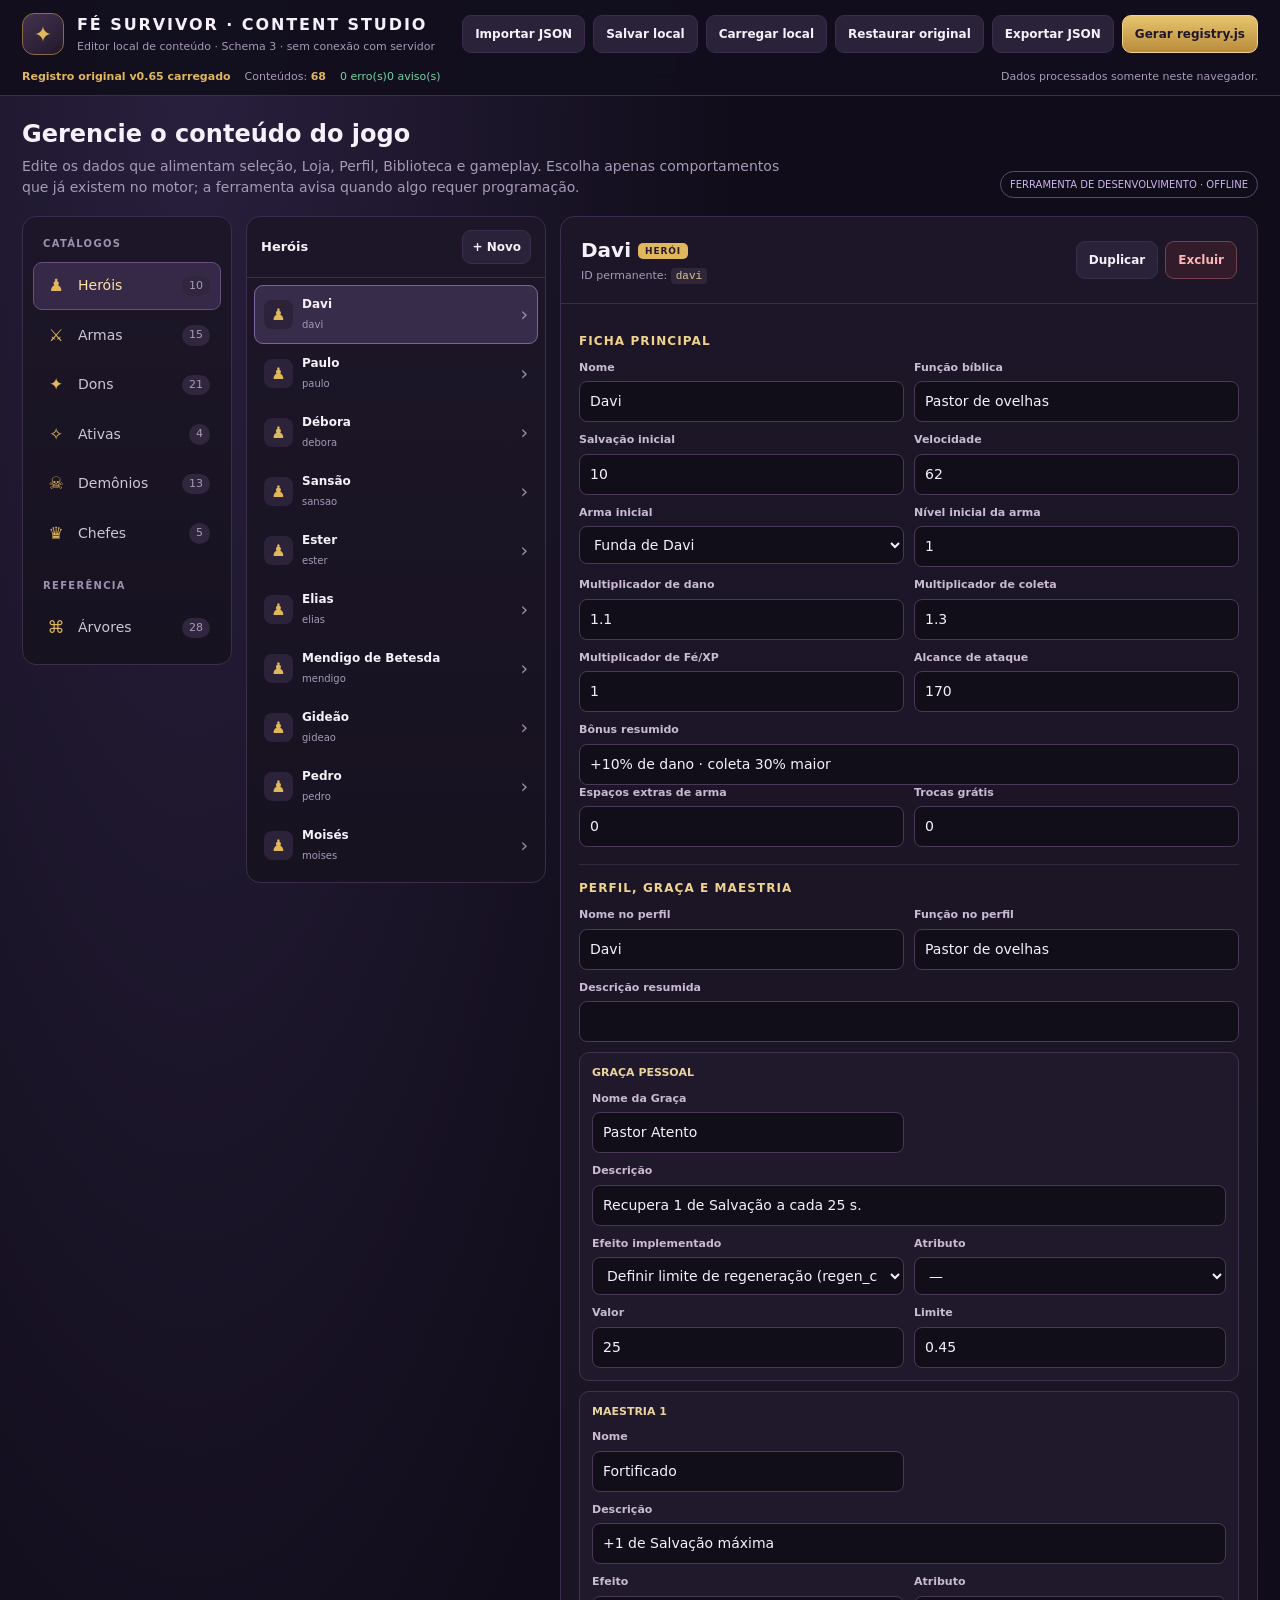
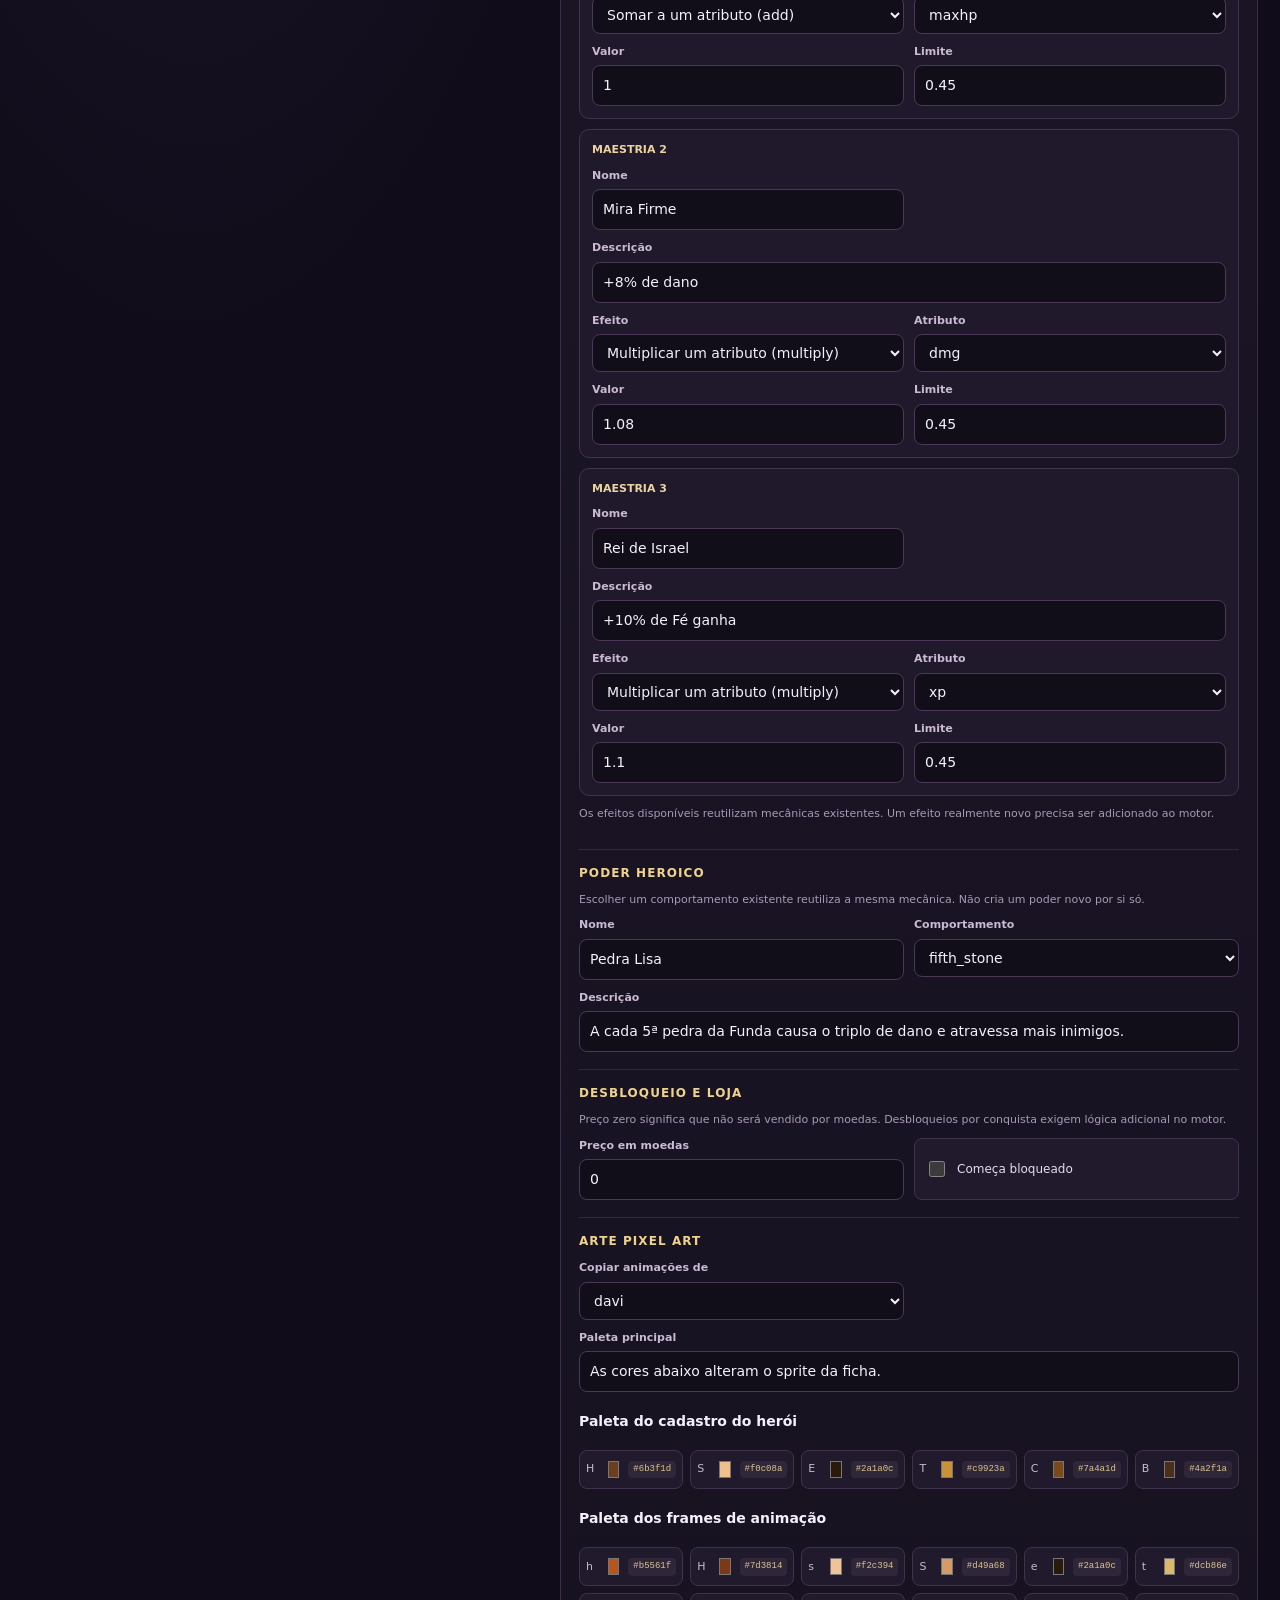
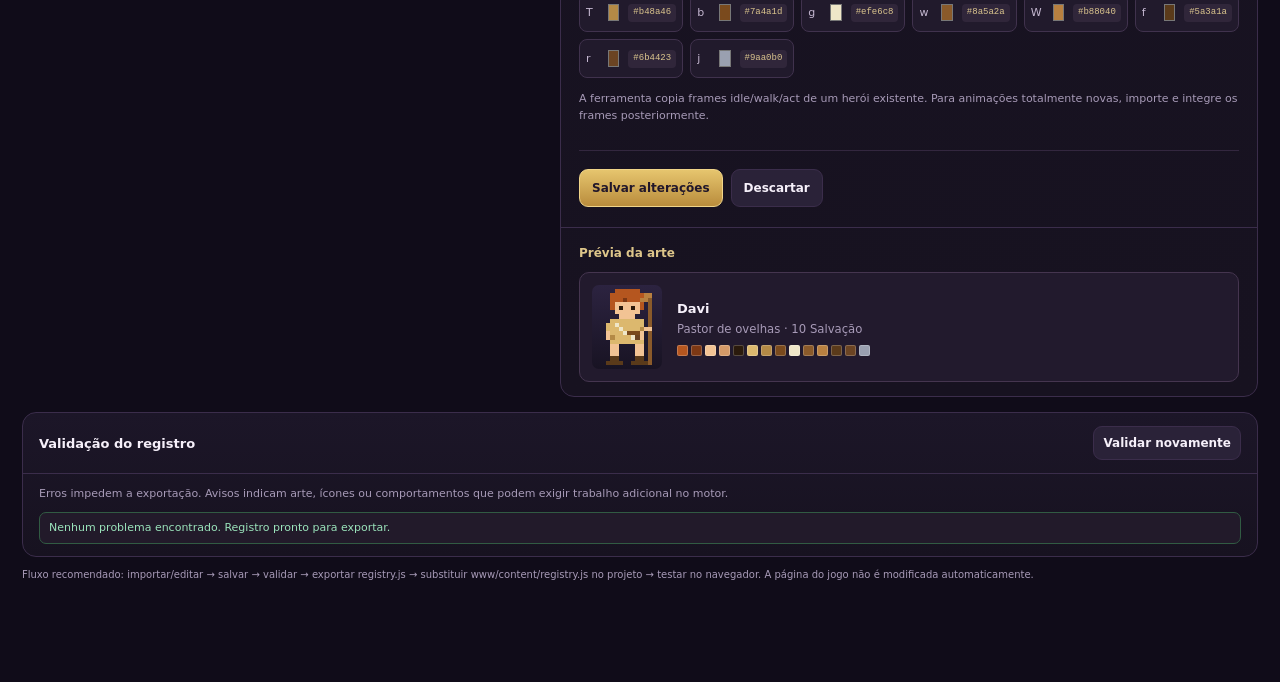
<file: tools/content-studio.html>
<!doctype html>
<html lang="pt-BR">
<head>
<meta charset="utf-8">
<meta name="viewport" content="width=device-width,initial-scale=1">
<meta name="theme-color" content="#100c19">
<title>Fé Survivor — Content Studio</title>
<style>
:root{color-scheme:dark;--bg:#100c19;--panel:#191324;--panel2:#211a30;--line:#3b2d4b;--gold:#e0b85b;--muted:#a79ab7;--text:#f6f0fa;--green:#72d5a1;--red:#ff7f83;--orange:#f3bf68;--violet:#aa8be8}
*{box-sizing:border-box}body{margin:0;background:radial-gradient(ellipse at 15% 0%,#29203e 0,transparent 36%),var(--bg);color:var(--text);font:14px/1.5 system-ui,-apple-system,Segoe UI,sans-serif}button,input,select,textarea{font:inherit}button{cursor:pointer}header{position:sticky;top:0;z-index:20;background:#120e1dee;border-bottom:1px solid var(--line);backdrop-filter:blur(12px)}.top{max-width:1500px;margin:auto;padding:13px 22px;display:flex;align-items:center;justify-content:space-between;gap:16px}.brand{display:flex;gap:13px;align-items:center}.logo{width:42px;height:42px;border:1px solid #896c43;border-radius:12px;display:grid;place-items:center;color:var(--gold);font-size:22px;background:linear-gradient(145deg,#443251,#211829)}.brand h1{font-size:16px;letter-spacing:.12em;margin:0}.brand p{color:var(--muted);font-size:11px;margin:2px 0 0}.top-actions{display:flex;gap:8px;flex-wrap:wrap;justify-content:flex-end}.btn{border:1px solid var(--line);background:#2a2238;color:var(--text);padding:9px 12px;border-radius:9px;font-weight:650;font-size:12px}.btn:hover{border-color:#8d75ad;background:#352a48}.btn.primary{background:linear-gradient(180deg,#e6c56e,#b98c3c);color:#21172a;border-color:#f0d489}.btn.danger{color:#ffb4b7;border-color:#74414e;background:#321c2a}.btn.small{padding:7px 9px}.statusbar{max-width:1500px;margin:auto;padding:0 22px 10px;color:var(--muted);display:flex;gap:14px;align-items:center;font-size:11px}.statusbar strong{color:var(--gold)}main{max-width:1500px;margin:20px auto;padding:0 22px 70px}.intro{display:flex;justify-content:space-between;align-items:flex-end;gap:20px;margin-bottom:18px}.intro h2{font-size:24px;margin:0 0 4px}.intro p{margin:0;color:var(--muted);max-width:760px}.pill{border:1px solid #5c4b70;padding:5px 9px;border-radius:999px;color:#cbb6ed;font-size:10px;white-space:nowrap}.workspace{display:grid;grid-template-columns:210px 300px minmax(0,1fr);gap:14px;align-items:start}.panel{background:linear-gradient(180deg,#1c1628,#171220);border:1px solid var(--line);border-radius:14px;overflow:hidden}.nav{padding:10px}.navtitle,.side-title{padding:9px 10px;color:#9e91ae;font-size:10px;text-transform:uppercase;letter-spacing:.13em;font-weight:800}.navbtn{width:100%;text-align:left;display:flex;align-items:center;gap:10px;border:1px solid transparent;background:transparent;color:#cfc5d9;border-radius:9px;padding:10px;margin:2px 0}.navbtn:hover{background:#2b2238}.navbtn.active{background:#352947;border-color:#66517b;color:#ffe3a5}.navicon{width:24px;text-align:center;color:var(--gold);font-size:17px}.count{margin-left:auto;color:#a99bb7;font-size:11px;background:#30263d;padding:2px 7px;border-radius:99px}.side-head{display:flex;justify-content:space-between;align-items:center;padding:13px 14px;border-bottom:1px solid var(--line)}.side-head h3{font-size:13px;margin:0}.record-list{padding:7px;max-height:72vh;overflow:auto}.record-item{width:100%;border:1px solid transparent;background:none;color:var(--text);border-radius:9px;padding:9px;display:flex;gap:9px;align-items:center;text-align:left}.record-item:hover{background:#2a2238}.record-item.selected{background:#382c4b;border-color:#7d639c}.record-symbol{width:29px;height:29px;display:grid;place-items:center;border-radius:8px;background:#2c233a;color:var(--gold);font-size:16px}.record-item b{font-size:12px;display:block}.record-item small{font-size:10px;color:var(--muted)}.chevron{margin-left:auto;color:#9d8eac;font-size:19px}.list-note,.empty-list{color:var(--muted);padding:18px 12px;font-size:12px}.editor{min-height:550px}.editor-empty{min-height:500px;display:grid;place-content:center;text-align:center;color:var(--muted);padding:30px}.editor-empty .big{font-size:44px;color:var(--gold)}.editor-empty strong{font-size:17px;color:var(--text)}.editor-head{padding:18px 20px;border-bottom:1px solid var(--line);display:flex;align-items:center;justify-content:space-between;gap:14px}.editor-head h2{font-size:20px;margin:0 0 3px}.editor-head p{margin:0;color:var(--muted);font-size:11px}.editor-head code,code{color:#dbc58e;background:#30263a;padding:2px 5px;border-radius:4px}.tag{font-size:9px;letter-spacing:.1em;color:#241b2e;background:var(--gold);padding:3px 7px;border-radius:5px;vertical-align:middle}.actions{display:flex;gap:7px}.form{padding:14px 18px 20px}.form-section{padding:14px 0 17px;border-bottom:1px solid #33273f}.section-title{font-size:12px;text-transform:uppercase;letter-spacing:.09em;font-weight:850;color:#efd38d;margin-bottom:10px}.section-note,.hint{font-size:11px;color:var(--muted);margin:0 0 9px}.grid{display:grid;grid-template-columns:repeat(2,minmax(0,1fr));gap:10px}.field{display:flex;flex-direction:column;gap:5px;min-width:0}.field.full{grid-column:1/-1}.field label{font-size:11px;color:#c8bbd3;font-weight:650}.field input,.field select,.field textarea,.operation input,.operation select{width:100%;background:#110d19;border:1px solid #493957;color:var(--text);border-radius:8px;padding:9px 10px;outline:none;min-width:0}.field textarea{resize:vertical}.field input:focus,.field select:focus,.field textarea:focus,.operation input:focus,.operation select:focus{border-color:#b18bd7;box-shadow:0 0 0 2px #9869c42a}.field small{color:#9688a5;font-size:10px}.check-field{display:flex;align-items:center;gap:9px;background:#211a2d;border:1px solid #40314f;border-radius:8px;padding:9px 10px;color:#e5dcea;font-size:12px}.check-field input{accent-color:#c99c4b;width:16px;height:16px}.check-field small{display:block;color:var(--muted);font-size:10px}.form-actions{display:flex;gap:8px;margin-top:18px}.subcard{border:1px solid #41324f;border-radius:10px;background:#20192b;padding:12px;margin:10px 0}.subcard-head{display:flex;align-items:center;justify-content:space-between;color:#e9d39e;font-size:11px;margin-bottom:9px}.color-grid{display:grid;grid-template-columns:repeat(auto-fit,minmax(95px,1fr));gap:7px;margin:8px 0 13px}.color-field{display:flex;align-items:center;gap:7px;border:1px solid #40324d;border-radius:8px;padding:6px;background:#211a2c}.color-field span{color:#c5b8d1;font-size:11px;min-width:13px}.color-field input{width:27px;height:25px;border:0;padding:0;background:none}.color-field code{font-size:9px;margin-left:auto}.preview{border-top:1px solid var(--line);padding:14px 18px}.preview> b{font-size:12px;color:#dec68a}.preview-card{margin-top:9px;display:flex;gap:15px;align-items:center;background:#221a2d;border:1px solid #45354f;border-radius:10px;padding:12px}.preview canvas{image-rendering:pixelated;width:70px;height:84px;background:linear-gradient(#2c2340,#181323);border-radius:7px}.preview strong{display:block;font-size:13px}.preview small{color:var(--muted)}.palette{display:flex;gap:3px;margin-top:6px}.swatch{width:11px;height:11px;border:1px solid #ffffff35;border-radius:2px}.notice{margin:12px 18px 18px;background:#2b2234;border:1px solid #554368;border-left:3px solid var(--violet);padding:11px 13px;border-radius:8px;color:#c8bdd3;font-size:11px}.notice.warn{border-left-color:var(--orange)}.notice.red{border-left-color:var(--red)}.operation{display:grid;grid-template-columns:minmax(100px,1fr) minmax(100px,1fr) 90px 30px;gap:6px;margin:8px 0}.operation select,.operation input{padding:7px;font-size:11px}.iconbtn{border:1px solid #68404d;background:#3a202c;color:#ffb6ba;border-radius:7px;font-size:18px}.smallbtn{border:1px solid #524163;background:#2c223a;color:#d8c4f1;border-radius:7px;padding:6px 9px;font-size:10px}.upgrade{margin-top:8px}.muted{color:var(--muted);font-size:10px}.check-grid{display:grid;grid-template-columns:repeat(2,minmax(0,1fr));gap:8px}.validation{margin-top:15px}.validation-head{display:flex;justify-content:space-between;align-items:center;padding:13px 16px;border-bottom:1px solid var(--line)}.validation-head h3{font-size:13px;margin:0}.validation-body{padding:12px 16px}.validation-body ul{list-style:none;margin:8px 0 0;padding:0;display:grid;gap:6px}.validation-body li{font-size:11px;padding:7px 9px;border-radius:7px;background:#221a2a}.error-line{color:#ffb2b4;border:1px solid #61323e}.warning-line{color:#f3d09a;border:1px solid #604b31}.good-line{color:#9ae3bb;border:1px solid #315b43}.good{color:var(--green)}.bad{color:var(--red)}.warn-text{color:var(--orange)}.evolution-list{padding:14px;display:grid;gap:12px}.evo-card{background:#21192c;border:1px solid #453451;border-radius:10px;padding:13px}.evo-card-head{display:flex;justify-content:space-between;color:#e9d59e}.evo-card-head span{font-size:10px;color:var(--muted)}.evo-paths{display:grid;grid-template-columns:repeat(3,minmax(0,1fr));gap:8px;margin-top:10px}.evo-paths>div{background:#171220;border:1px solid #3c2f49;padding:10px;border-radius:8px}.evo-paths b{font-size:11px}.evo-paths p{font-size:10px;color:var(--muted);margin:5px 0}.evo-paths code{font-size:9px}.drop-overlay{display:none;position:fixed;inset:0;z-index:50;background:#100b1de8;backdrop-filter:blur(6px);align-items:center;justify-content:center;text-align:center}.drop-overlay.visible{display:flex}.drop-box{border:2px dashed var(--gold);border-radius:20px;padding:55px 70px;color:var(--gold);font-size:20px}.drop-box small{display:block;color:#d0c3dc;font-size:12px;margin-top:9px}.toast{position:fixed;z-index:60;bottom:20px;left:50%;transform:translate(-50%,20px);opacity:0;pointer-events:none;background:#e2bd6a;color:#201728;padding:11px 16px;border-radius:9px;font-weight:750;font-size:12px;box-shadow:0 10px 40px #0008;transition:.2s}.toast.show{opacity:1;transform:translate(-50%,0)}.toast.error{background:#a63f53;color:#fff}.helpbar{color:var(--muted);font-size:10px;margin-top:10px}
@media(max-width:1100px){.workspace{grid-template-columns:190px 260px minmax(0,1fr)}.top{align-items:flex-start}.top-actions .btn{padding:7px 9px}}
@media(max-width:800px){.top{display:block}.top-actions{justify-content:flex-start;margin-top:12px}.workspace{grid-template-columns:1fr}.nav{display:grid;grid-template-columns:repeat(4,minmax(0,1fr));gap:4px}.navtitle{grid-column:1/-1}.navbtn{font-size:11px;padding:8px 6px;justify-content:center;gap:5px}.navbtn .count{display:none}.record-list{max-height:230px;display:grid;grid-template-columns:repeat(2,minmax(0,1fr))}.intro{display:block}.intro .pill{display:inline-block;margin-top:10px}.evo-paths{grid-template-columns:1fr}.grid{grid-template-columns:1fr}.field.full{grid-column:auto}.check-grid{grid-template-columns:1fr}.operation{grid-template-columns:minmax(75px,1fr) minmax(75px,1fr) 75px 28px}}

</style>
</head>
<body>
<header>
 <div class="top">
  <div class="brand"><div class="logo">✦</div><div><h1>FÉ SURVIVOR · CONTENT STUDIO</h1><p>Editor local de conteúdo · Schema 3 · sem conexão com servidor</p></div></div>
  <div class="top-actions">
   <button class="btn" id="importBtn">Importar JSON</button><input type="file" id="importFile" accept="application/json,.json" hidden>
   <button class="btn" id="saveLocal">Salvar local</button>
   <button class="btn" id="loadLocal">Carregar local</button>
   <button class="btn" id="resetDefaults">Restaurar original</button>
   <button class="btn" id="exportJson">Exportar JSON</button>
   <button class="btn primary" id="exportJs">Gerar registry.js</button>
  </div>
 </div>
 <div class="statusbar"><span><strong id="saveStatus">Carregando...</strong></span><span>Conteúdos: <strong id="totalCount">0</strong></span><span id="validationSummary"></span><span style="margin-left:auto">Dados processados somente neste navegador.</span></div>
</header>
<main>
 <div class="intro"><div><h2>Gerencie o conteúdo do jogo</h2><p>Edite os dados que alimentam seleção, Loja, Perfil, Biblioteca e gameplay. Escolha apenas comportamentos que já existem no motor; a ferramenta avisa quando algo requer programação.</p></div><span class="pill">FERRAMENTA DE DESENVOLVIMENTO · OFFLINE</span></div>
 <div class="workspace">
  <aside class="panel nav">
   <div class="navtitle">Catálogos</div>
   <button class="navbtn active" data-kind="heroes"><span class="navicon">♟</span> Heróis <span class="count" data-count="heroes">10</span></button>
   <button class="navbtn" data-kind="weapons"><span class="navicon">⚔</span> Armas <span class="count" data-count="weapons">15</span></button>
   <button class="navbtn" data-kind="passives"><span class="navicon">✦</span> Dons <span class="count" data-count="passives">21</span></button>
   <button class="navbtn" data-kind="actives"><span class="navicon">✧</span> Ativas <span class="count" data-count="actives">4</span></button>
   <button class="navbtn" data-kind="demons"><span class="navicon">☠</span> Demônios <span class="count" data-count="demons">12</span></button>
   <button class="navbtn" data-kind="bosses"><span class="navicon">♛</span> Chefes <span class="count" data-count="bosses">5</span></button>
   <div class="navtitle" style="margin-top:12px">Referência</div>
   <button class="navbtn" data-kind="evolutions"><span class="navicon">⌘</span> Árvores <span class="count" data-count="evolutions">—</span></button>
  </aside>
  <section class="panel">
   <div class="side-head"><h3 id="sectionName">Heróis</h3><button class="btn small" id="newBtn">+ Novo</button></div>
   <div class="record-list" id="recordList"></div>
  </section>
  <section class="panel editor" id="editor"><div class="editor-empty"><div class="big">✦</div><strong>Carregando...</strong></div></section>
 </div>
 <section class="panel validation" id="validationPanel" hidden>
  <div class="validation-head"><h3>Validação do registro</h3><button class="btn small" id="validateBtn">Validar novamente</button></div>
  <div class="validation-body"><p class="section-note">Erros impedem a exportação. Avisos indicam arte, ícones ou comportamentos que podem exigir trabalho adicional no motor.</p><ul id="validationList"></ul></div>
 </section>
 <p class="helpbar">Fluxo recomendado: importar/editar → salvar → validar → exportar registry.js → substituir www/content/registry.js no projeto → testar no navegador. A página do jogo não é modificada automaticamente.</p>
</main>
<div class="drop-overlay" id="dropOverlay"><div class="drop-box">Solte o registry-data.json aqui<small>O registro atual será substituído no editor após a validação do formato.</small></div></div>
<div class="toast" id="toast"></div>
<script type="application/json" id="default-data">{"schemaVersion":3,"heroes":{"davi":{"name":"Davi","role":"Pastor de ovelhas","hp":10,"spd":62,"start":"sling","bonus":"+10% de dano · coleta 30% maior","dmg":1.1,"pickup":1.3,"xp":1,"pal":{"H":"#6b3f1d","S":"#f0c08a","E":"#2a1a0c","T":"#c9923a","C":"#7a4a1d","B":"#4a2f1a"}},"paulo":{"name":"Paulo","role":"Apóstolo","hp":9,"spd":60,"start":"sword","bonus":"+15% de dano","dmg":1.15,"pickup":1,"xp":1,"pal":{"H":"#3b2f2a","S":"#e8b98a","E":"#1a1a1a","T":"#e9dcc0","C":"#7c3fb0","B":"#5a4630"}},"debora":{"name":"Débora","role":"Juíza e profetisa","hp":13,"spd":55,"start":"aura","bonus":"+10% de Fé ganha","dmg":1,"pickup":1,"xp":1.1,"pal":{"H":"#f2f2fa","S":"#e9b58b","E":"#2a1a0c","T":"#2f9e8f","C":"#e0b040","B":"#6b4a2a"}},"sansao":{"name":"Sansão","role":"Juiz","hp":15,"spd":50,"start":"jawbone","bonus":"Golpes empurram 60% mais","dmg":1,"pickup":1,"xp":1,"pal":{"H":"#2a1a0c","S":"#d9a070","E":"#1a1a1a","T":"#8a5a2a","C":"#5a3a1a","B":"#3a2a1a"}},"ester":{"name":"Ester","role":"Rainha","hp":11,"spd":58,"start":"scepter","bonus":"Escudo Divino a cada 60 s","dmg":1,"pickup":1,"xp":1,"pal":{"H":"#1a1a2a","S":"#e9b58b","E":"#2a1a0c","T":"#a03aa8","C":"#f2c14e","B":"#6b3a6b"}},"elias":{"name":"Elias","role":"Profeta","hp":9,"spd":64,"start":"fire","startLvl":2,"bonus":"Fogo de Pentecostes já no nível 2","dmg":1,"pickup":1,"xp":1,"pal":{"H":"#5a4a3a","S":"#d9a070","E":"#1a1a1a","T":"#7a5a3a","C":"#c0392b","B":"#4a3a2a"}},"mendigo":{"name":"Mendigo de Betesda","role":"Herói de desafio","hp":8,"spd":48,"start":"dove","bonus":"Nenhum (−25% dano, −25% Fé, −20% velocidade)","dmg":0.75,"pickup":1,"xp":0.75,"pal":{"H":"#4a3b2a","S":"#d9a878","E":"#1a1a1a","T":"#8a8a7a","C":"#6b5b45","B":"#3a2f22"}},"gideao":{"name":"Gideão","role":"Juiz","hp":8,"spd":58,"start":"jars","bonus":"Mais um espaço de arma (5 no total)","dmg":1,"pickup":1,"xp":1,"pal":{"H":"#3b2a1c","S":"#d9a070","E":"#1a1a1a","T":"#a9743a","C":"#e0b040","B":"#5a3a1a"},"extraWeaponSlots":1,"weaponModifiers":{"jars":{"durationMultiplier":1.25,"radiusMultiplier":1.1}}},"pedro":{"name":"Pedro","role":"Apóstolo","hp":11,"spd":58,"start":"net","bonus":"3 trocas de bênçãos grátis por partida","dmg":1,"pickup":1,"xp":1,"pal":{"H":"#8a8a98","S":"#d9a070","E":"#1a1a1a","T":"#3f7aa0","C":"#c9b27a","B":"#2e5a78"},"freeRerolls":3},"moises":{"name":"Moisés","role":"Profeta e libertador","hp":12,"spd":52,"start":"staff","bonus":"As águas se abrem a cada 40 s","dmg":1,"pickup":1,"xp":1.05,"pal":{"H":"#eceff4","S":"#d8a070","E":"#1a1a1a","T":"#c9b68e","C":"#2e6aa8","B":"#6b4423"}}},"heroProfiles":{"davi":{"name":"Davi","grace":{"n":"Pastor Atento","d":"Recupera 1 de Salvação a cada 25 s.","effect":{"behavior":"regen_cap","value":25}},"perks":[["Fortificado","+1 de Salvação máxima",{"behavior":"add","key":"maxhp","value":1}],["Mira Firme","+8% de dano",{"behavior":"multiply","key":"dmg","value":1.08}],["Rei de Israel","+10% de Fé ganha",{"behavior":"multiply","key":"xp","value":1.1}]]},"paulo":{"name":"Paulo","grace":{"n":"Armadura Firme","d":"+8% de chance de bloquear golpes.","effect":{"behavior":"block_add_capped","value":0.08,"cap":0.45}},"perks":[["Fortificado","+1 de Salvação máxima",{"behavior":"add","key":"maxhp","value":1}],["Palavra Afiada","+8% de dano",{"behavior":"multiply","key":"dmg","value":1.08}],["Carreira Acabada","+5% de velocidade",{"behavior":"multiply","key":"spd","value":1.05}]],"role":"Apóstolo","hp":9,"spd":60,"dmg":1.15,"start":"Espada da Palavra","gr":"+8% de chance de bloquear golpes."},"debora":{"name":"Débora","area":0.15,"grace":{"n":"Luz da Profetisa","d":"+15% de área das armas.","effect":{"behavior":"none"}},"perks":[["Fortificada","+1 de Salvação máxima",{"behavior":"add","key":"maxhp","value":1}],["Discernimento","+8% de Fé ganha",{"behavior":"multiply","key":"xp","value":1.08}],["Mãe em Israel","+10% de alcance de coleta",{"behavior":"multiply","key":"pickup","value":1.1}]],"role":"Juíza e profetisa","hp":13,"spd":55,"xp":1.1,"start":"Aura de Oração","gr":"+15% de área das armas."},"sansao":{"name":"Sansão","role":"Juiz","hp":15,"spd":50,"start":"Queixada de Jumento","gr":"Golpes empurram 60% mais.","quest":"Derrote 500 inimigos em uma partida","grace":{"n":"Força de Sansão","d":"Golpes empurram 60% mais.","effect":{"behavior":"set","key":"kbm","value":1.6}},"perks":[["Nazireu","+1 de Salvação máxima",{"behavior":"add","key":"maxhp","value":1}],["Queixada Pesada","+8% de dano",{"behavior":"multiply","key":"dmg","value":1.08}],["Colunas Abaladas","+10% de alcance de coleta",{"behavior":"multiply","key":"pickup","value":1.1}]]},"ester":{"name":"Ester","role":"Rainha","hp":11,"spd":58,"start":"Cetro de Coragem","gr":"Escudo Divino de 6 s a cada 60 s.","quest":"Sobreviva até 5:00","grace":{"n":"Coragem da Rainha","d":"Escudo Divino de 6 s a cada 60 s.","effect":{"behavior":"none"}},"perks":[["Favor do Rei","+1 de Salvação máxima",{"behavior":"add","key":"maxhp","value":1}],["Jejum de Três Dias","+8% de Fé ganha",{"behavior":"multiply","key":"xp","value":1.08}],["Para Tal Tempo","+5% de velocidade",{"behavior":"multiply","key":"spd","value":1.05}]]},"elias":{"name":"Elias","role":"Profeta","hp":9,"spd":64,"start":"Fogo de Pentecostes (Nv 2)","gr":"+12% de dano.","quest":"Derrote 3 chefes","grace":{"n":"Zelo Ardente","d":"+12% de dano.","effect":{"behavior":"multiply","key":"dmg","value":1.12}},"perks":[["Fortificado","+1 de Salvação máxima",{"behavior":"add","key":"maxhp","value":1}],["Voz Mansa","+8% de Fé ganha",{"behavior":"multiply","key":"xp","value":1.08}],["Carro de Fogo","+5% de velocidade",{"behavior":"multiply","key":"spd","value":1.05}]]},"mendigo":{"name":"Mendigo de Betesda","role":"Herói de desafio","ch":1,"grace":null,"perks":[]},"gideao":{"name":"Gideão","role":"Juiz","hp":8,"spd":58,"start":"Jarros de Gideão","gr":"Mais um espaço de arma, mas começa com menos Salvação.","grace":{"n":"Poucos e Fortes","d":"Mais um espaço de arma (5 no total), mas começa com menos Salvação.","effect":{"behavior":"none"}},"perks":[["Escolhido","+1 de Salvação máxima",{"behavior":"add","key":"maxhp","value":1}],["Espada do Senhor","+8% de dano",{"behavior":"multiply","key":"dmg","value":1.08}],["Trezentos Homens","+10% de alcance de coleta",{"behavior":"multiply","key":"pickup","value":1.1}]]},"pedro":{"name":"Pedro","role":"Apóstolo","hp":11,"spd":58,"start":"Rede de Pedro","gr":"+10% de alcance de coleta.","grace":{"n":"Coragem do Pescador","d":"+10% de alcance de coleta.","effect":{"behavior":"multiply","key":"pickup","value":1.1}},"perks":[["Rocha","+1 de Salvação máxima",{"behavior":"add","key":"maxhp","value":1}],["Redes à Direita","+8% de dano",{"behavior":"multiply","key":"dmg","value":1.08}],["Pescador de Homens","+8% de Fé ganha",{"behavior":"multiply","key":"xp","value":1.08}]]},"moises":{"name":"Moisés","role":"Profeta e libertador","hp":12,"spd":52,"xp":1.05,"start":"Cajado de Moisés","gr":"+12% de Fé ganha.","grace":{"n":"Sabedoria de Anos","d":"+12% de Fé ganha.","effect":{"behavior":"multiply","key":"xp","value":1.12}},"perks":[["Libertador","+1 de Salvação máxima",{"behavior":"add","key":"maxhp","value":1}],["Mão Estendida","+8% de dano",{"behavior":"multiply","key":"dmg","value":1.08}],["Terra Prometida","+5% de velocidade",{"behavior":"multiply","key":"spd","value":1.05}]]}},"heroAttackRange":{"davi":170,"sansao":130,"paulo":100,"debora":80,"ester":80,"elias":80,"mendigo":70,"gideao":100,"pedro":110,"moises":120},"heroPowers":{"davi":{"n":"Pedra Lisa","d":"A cada 5ª pedra da Funda causa o triplo de dano e atravessa mais inimigos.","behavior":"fifth_stone"},"paulo":{"n":"Ferros Quebrados","d":"Ao ser atingido ou bloquear, libera um tremor que empurra os demônios e acumula Zelo: +6% de dano por acúmulo (até 5, por 6 s).","behavior":"broken_chains"},"debora":{"n":"Sentença da Palmeira","d":"Demônios que ficam 1,2 s perto de você são julgados e sofrem +30% de dano de todas as fontes. A cada 40 s o Canto de Débora atrai toda a Fé do mapa.","behavior":"palm_sentence"},"sansao":{"n":"Fúria Nazireia","d":"Levar dano e derrotar demônios enche a Fúria. Ao encher, o chão treme ao redor e você causa +40% de dano por 8 s.","behavior":"nazirite_fury"},"ester":{"n":"Decreto Real","d":"Quando o Escudo Divino é ativado (a cada 60 s), um decreto paralisa os demônios próximos por 2 s e atrai as moedas.","behavior":"royal_decree"},"elias":{"n":"Fogo do Céu","d":"A cada 18 s o fogo do céu cai sobre os demônios mais fortes ao redor e os deixa queimando.","behavior":"heaven_fire"},"gideao":{"n":"Luz dos Trezentos","d":"As luzes dos jarros duram 25% mais e têm 10% mais área.","behavior":"three_hundred_lights"},"pedro":{"n":"Chaves do Reino","d":"Três trocas de bênçãos grátis por partida, sem anúncio.","behavior":"keys_kingdom"},"moises":{"n":"Águas que se Abrem","d":"A cada 40 s as águas se abrem ao redor: empurram os demônios para longe, os deixam lentos e protegem você por 1 s.","behavior":"parting_waters"}},"heroPowerBehaviors":["fifth_stone","broken_chains","palm_sentence","nazirite_fury","royal_decree","heaven_fire","three_hundred_lights","keys_kingdom","parting_waters"],"heroArt":{"davi":{"pal":{"h":"#b5561f","H":"#7d3814","s":"#f2c394","S":"#d49a68","e":"#2a1a0c","t":"#dcb86e","T":"#b48a46","b":"#7a4a1d","g":"#efe6c8","w":"#8a5a2a","W":"#b88040","f":"#5a3a1a","r":"#6b4423","j":"#9aa0b0"},"idle":[["....hhhhhh....","...hhhhhhhhWW.","...hhhHhhhWWw.","...hssssssh.w.","...hsessesh.w.","....ssssss..w.",".....ssss...w.","...tttttttt.w.","..ttgtttttt.w.","..tttgttttTss.","..stttgbbbs.w.","..sTttttgrs.w.","...tttttttt.w.","...ss....ss.w.","...ss....ss.w.","...ss....ss.w.","...ff....ff.w.","..ffff..ffffw."],["..............","....hhhhhh....","...hhhhhhhhWW.","...hhhHhhhWWw.","...hssssssh.w.","...hsessesh.w.","....ssssss..w.",".....ssss...w.","...tttttttt.w.","..ttgtttttt.w.","..tttgttttTss.","..stttgbbbs.w.","..sTttttgrs.w.","...ss....ss.w.","...ss....ss.w.","...ss....ss.w.","...ff....ff.w.","..ffff..ffffw."]],"walk":[["....hhhhhh....","...hhhhhhhhWW.","...hhhHhhhWWw.","...hssssssh.w.","...hsessesh.w.","....ssssss..w.",".....ssss...w.","...tttttttt.w.","..ttgtttttt.w.","..tttgttttTss.","..stttgbbbs.w.","..sTttttgrs.w.","...tttttttt.w.","...ss.....ssw.","...ss......sw.","..ss.......sw.","..ff......ffw.",".fff........w."],["....hhhhhh....","...hhhhhhhhWW.","...hhhHhhhWWw.","...hssssssh.w.","...hsessesh.w.","....ssssss..w.",".....ssss...w.","...tttttttt.w.","..ttgtttttt.w.","..tttgttttTss.","..stttgbbbs.w.","..sTttttgrs.w.","...tttttttt.w.","...ss....ss.w.","...ss....ss.w.","...ss....ss.w.","...ff....ff.w.","..ffff..ffffw."],["....hhhhhh....","...hhhhhhhhWW.","...hhhHhhhWWw.","...hssssssh.w.","...hsessesh.w.","....ssssss..w.",".....ssss...w.","...tttttttt.w.","..ttgtttttt.w.","..tttgttttTss.","..stttgbbbs.w.","..sTttttgrs.w.","...tttttttt.w.","..ss.....ss.w.","..s......ss.w.","..s.....ss..w.","..ff.....ff.w.","......ffff..w."],["..............","....hhhhhh....","...hhhhhhhhWW.","...hhhHhhhWWw.","...hssssssh.w.","...hsessesh.w.","....ssssss..w.",".....ssss...w.","...tttttttt.w.","..ttgtttttt.w.","..tttgttttTss.","..stttgbbbs.w.","..sTttttgrs.w.","...ss....ss.w.","...ss....ss.w.","...ss....ss.w.","...ff....ff.w.","..ffff..ffffw."]],"act":["....hhhhhjj...","...hhhhhhjgg..","...hhhHhhhh.g.","...hssssssh.g.","...hsesseshg..","....ssssss.g..",".....ssss.g...","...tttttttg...","..ttgttttts...","..tttgtttT....",".wstttgbbb....",".wsTttttgr....",".w.tttttttt...",".w.ss....ss...",".w.ss....ss...",".w.ss....ss...",".w.ff....ff...",".wffff..ffff.."]},"paulo":{"pal":{"h":"#4a3a32","s":"#e8b98a","S":"#c99668","e":"#1a1a1a","d":"#2a2420","c":"#e9dcc0","C":"#c4b48e","m":"#7c3fb0","M":"#52267a","b":"#5a4630","x":"#f4ecc8","y":"#a07a3a","i":"#e6edf6","I":"#9aa8bc","j":"#e0b040","f":"#5a4630"},"idle":[[".....ssss.....","....ssssss....","...hsssssshh..","...hsessesh...","...hddsssdd...","....dddddd....",".....dddd.....","...mmcccccc...","..mmmccccccc..","yysmmccccccs..","x.smMbbbbbbjjj","x.xxMcccccc.i.","yy.mMcccccc.i.","...cccccccc.i.","...ccCccCcc.i.","..cccccccccci.","...cc....cc.i.","...ff....ff..."],["..............",".....ssss.....","....ssssss....","...hsssssshh..","...hsessesh...","...hddsssdd...","....dddddd....",".....dddd.....","...mmcccccc...","..mmmccccccc..","yysmmccccccs..","x.smMbbbbbbjjj","x.xxMcccccc.i.","...cccccccc.i.","...ccCccCcc.i.","..cccccccccci.","...cc....cc.i.","...ff....ff..."]],"walk":[[".....ssss.....","....ssssss....","...hsssssshh..","...hsessesh...","...hddsssdd...","....dddddd....",".....dddd.....","...mmcccccc...","..mmmccccccc..","yysmmccccccs..","x.smMbbbbbbjjj","x.xxMcccccc.i.","yy.mMcccccc.i.","...cccccccc.i.","..cccCccCcc.i.","..ccccccccc.i.","..cc.....cc.i.","..fff....ff..."],[".....ssss.....","....ssssss....","...hsssssshh..","...hsessesh...","...hddsssdd...","....dddddd....",".....dddd.....","...mmcccccc...","..mmmccccccc..","yysmmccccccs..","x.smMbbbbbbjjj","x.xxMcccccc.i.","yy.mMcccccc.i.","...cccccccc.i.","...ccCccCcc.i.","..cccccccccci.","...cc....cc.i.","...ff....ff..."],[".....ssss.....","....ssssss....","...hsssssshh..","...hsessesh...","...hddsssdd...","....dddddd....",".....dddd.....","...mmcccccc...","..mmmccccccc..","yysmmccccccs..","x.smMbbbbbbjjj","x.xxMcccccc.i.","yy.mMcccccc.i.","...cccccccc.i.","...ccCccCccci.","...ccccccccci.","...cc....cc.i.","...ff...fff..."],["..............",".....ssss.....","....ssssss....","...hsssssshh..","...hsessesh...","...hddsssdd...","....dddddd....",".....dddd.....","...mmcccccc...","..mmmccccccc..","yysmmccccccs..","x.smMbbbbbbjjj","x.xxMcccccc.i.","...cccccccc.i.","...ccCccCcc.i.","..cccccccccci.","...cc....cc.i.","...ff....ff..."]],"act":[".....ssss....i","....ssssss...i","...hsssssshh.i","...hsessesh..i","...hddsssdd..i","....dddddd..i.",".....dddd...i.","...mmcccccc.i.","..mmmccccccjjj","..smmcccccc...","x.smMbbbbbb...","x.xxMcccccc...","x..mMcccccc...","x..cccccccc...","...ccCccCcc...","..cccccccccc..","...cc....cc...","...ff....ff..."]},"debora":{"pal":{"h":"#f4f4fc","H":"#c8c8dc","s":"#e9b58b","S":"#c88f68","e":"#2a1a0c","t":"#2f9e8f","T":"#237a6e","g":"#e0b040","G":"#a8802a","b":"#6b4a2a","w":"#7a5a2a","p":"#58a838","P":"#3e7e24","f":"#6b4a2a"},"idle":[["....hhhhhh....","...hhHhhHhh.p.","..hhhhhhhhhppp","..hhsssssshPwP","..hhsessesshw.","..hHssssssHhw.","...hhsssshh.w.","...ttgggttt.w.","..ttttgtttttw.","..sttttgttttw.","..sTttgggtttw.","...ttttgttttw.","...tttttttt.w.","...tttttttt.w.","...ttTttTtt.w.","..ttttttttttw.","...tt....tt.w.","...ff....ff.w."],["..............","....hhhhhh....","...hhHhhHhh.p.","..hhhhhhhhhppp","..hhsssssshPwP","..hhsessesshw.","..hHssssssHhw.","...hhsssshh.w.","...ttgggttt.w.","..ttttgtttttw.","..sttttgttttw.","..sTttgggtttw.","...ttttgttttw.","...tttttttt.w.","...ttTttTtt.w.","..ttttttttttw.","...tt....tt.w.","...ff....ff.w."]],"walk":[["....hhhhhh....","...hhHhhHhh.p.","..hhhhhhhhhppp","..hhsssssshPwP","..hhsessesshw.","..hHssssssHhw.","...hhsssshh.w.","...ttgggttt.w.","..ttttgtttttw.","..sttttgttttw.","..sTttgggtttw.","...ttttgttttw.","...tttttttt.w.","...tttttttt.w.","..tttTttTtt.w.","..ttttttttt.w.","..tt.....tt.w.","..fff....ff.w."],["....hhhhhh....","...hhHhhHhh.p.","..hhhhhhhhhppp","..hhsssssshPwP","..hhsessesshw.","..hHssssssHhw.","...hhsssshh.w.","...ttgggttt.w.","..ttttgtttttw.","..sttttgttttw.","..sTttgggtttw.","...ttttgttttw.","...tttttttt.w.","...tttttttt.w.","...ttTttTtt.w.","..ttttttttttw.","...tt....tt.w.","...ff....ff.w."],["....hhhhhh....","...hhHhhHhh.p.","..hhhhhhhhhppp","..hhsssssshPwP","..hhsessesshw.","..hHssssssHhw.","...hhsssshh.w.","...ttgggttt.w.","..ttttgtttttw.","..sttttgttttw.","..sTttgggtttw.","...ttttgttttw.","...tttttttt.w.","...tttttttt.w.","...ttTttTtttw.","...tttttttttw.","...tt....tt.w.","...ff...fff.w."],["..............","....hhhhhh....","...hhHhhHhh.p.","..hhhhhhhhhppp","..hhsssssshPwP","..hhsessesshw.","..hHssssssHhw.","...hhsssshh.w.","...ttgggttt.w.","..ttttgtttttw.","..sttttgttttw.","..sTttgggtttw.","...ttttgttttw.","...tttttttt.w.","...ttTttTtt.w.","..ttttttttttw.","...tt....tt.w.","...ff....ff.w."]],"act":["....hhhhhh....","...hhHhhHhh...","..hhhhhhhhhh..","..hhsssssshh..","g.hhsessessh.g","gghHssssssHhgg","g..hhsssshh..g","..sttgggttts..","..sttttgttts..","...ttttgttt...","...TttgggtT...","...ttttgtttt..","...tttttttt...","...tttttttt...","...ttTttTtt...","..tttttttttt..","...tt....tt...","...ff....ff..."]},"sansao":{"pal":{"h":"#2a1a0c","H":"#4a3018","s":"#dba174","S":"#b07a50","e":"#1a1a1a","t":"#8a5a2a","T":"#5a3a1a","b":"#3a2a1a","j":"#f0e6c8","J":"#b8a888","f":"#3a2a1a"},"idle":[["...hhhhhhhh...","..hhhhhhhhhh..","..hhHhhhhHhh..","..hhsssssshh..","..hhsessesshh.","..hHsssssshH..","..hH.ssss.Hh..","..ssssssssssjj",".ssSsssssssSJj","sssSsSSsSssssj","ssssssSssssssj",".sss.tttttt.sj","....ttttTttt.j","...ss....ss..j","...ss....ss..j","...ss....ss.JJ","...ff....ff...","..ffff..ffff.."],["..............","...hhhhhhhh...","..hhhhhhhhhh..","..hhHhhhhHhh..","..hhsssssshh..","..hhsessesshh.","..hHsssssshH..","..hH.ssss.Hh..","..ssssssssssjj",".ssSsssssssSJj","sssSsSSsSssssj","ssssssSssssssj",".sss.tttttt.sj","...ss....ss..j","...ss....ss..j","...ss....ss.JJ","...ff....ff...","..ffff..ffff.."]],"walk":[["...hhhhhhhh...","..hhhhhhhhhh..","..hhHhhhhHhh..","..hhsssssshh..","..hhsessesshh.","..hHsssssshH..","..hH.ssss.Hh..","..ssssssssssjj",".ssSsssssssSJj","sssSsSSsSssssj","ssssssSssssssj",".sss.tttttt.sj","....ttttTttt.j","...ss.....ss.j","...ss......s.j","..ss.......sJJ","..ff......fff.",".fff.........."],["...hhhhhhhh...","..hhhhhhhhhh..","..hhHhhhhHhh..","..hhsssssshh..","..hhsessesshh.","..hHsssssshH..","..hH.ssss.Hh..","..ssssssssssjj",".ssSsssssssSJj","sssSsSSsSssssj","ssssssSssssssj",".sss.tttttt.sj","....ttttTttt.j","...ss....ss..j","...ss....ss..j","...ss....ss.JJ","...ff....ff...","..ffff..ffff.."],["...hhhhhhhh...","..hhhhhhhhhh..","..hhHhhhhHhh..","..hhsssssshh..","..hhsessesshh.","..hHsssssshH..","..hH.ssss.Hh..","..ssssssssssjj",".ssSsssssssSJj","sssSsSSsSssssj","ssssssSssssssj",".sss.tttttt.sj","....ttttTttt.j","..ss.....ss..j","..s......ss..j","..s.....ss..JJ","..ff.....ff...","......ffff...."],["..............","...hhhhhhhh...","..hhhhhhhhhh..","..hhHhhhhHhh..","..hhsssssshh..","..hhsessesshh.","..hHsssssshH..","..hH.ssss.Hh..","..ssssssssssjj",".ssSsssssssSJj","sssSsSSsSssssj","ssssssSssssssj",".sss.tttttt.sj","...ss....ss..j","...ss....ss..j","...ss....ss.JJ","...ff....ff...","..ffff..ffff.."]],"act":["...hhhhhhhhjjj","..hhhhhhhhhJ.j","..hhHhhhhHhh.j","..hhsssssshh.j","..hhsessesshj.","..hHsssssshHj.","..hH.ssss.Hhj.","..sssssssssss.",".ssSsssssssSss",".sssSsSSsSss..","..ssssSsssss..",".sss.tttttt.ss","....ttttTttt..","...ss....ss...","...ss....ss...","...ss....ss...","...ff....ff...","..ffff..ffff.."]},"ester":{"pal":{"h":"#2a1a24","H":"#4a2a3e","s":"#eab592","S":"#c98f70","e":"#2a1a24","g":"#f4c63a","G":"#b88a1a","j":"#ff4a7a","p":"#8a3fb0","P":"#5e2680","q":"#b668d8","v":"#d8b8f0","f":"#b88a1a"},"idle":[["....g.gg.g....","....gggjgg..g.","...hgggggghhj.","..hhhssssssggg","..hhsessesshg.","..hHssssssHhg.","..hH.ssss.Hhg.","...ppgggppp.g.","..ppppqpppppg.","..sppqqgqppsg.","..sPppggppPsg.","...ppppgppppg.","...pppppppppg.","...pppppppp.g.","...ppPppPpp.g.","..ppppppppppg.","...pp....pp.g.","...ff....ff.g."],["..............","....g.gg.g....","....gggjgg..g.","...hgggggghhj.","..hhhssssssggg","..hhsessesshg.","..hHssssssHhg.","..hH.ssss.Hhg.","...ppgggppp.g.","..ppppqpppppg.","..sppqqgqppsg.","..sPppggppPsg.","...ppppgppppg.","...pppppppp.g.","...ppPppPpp.g.","..ppppppppppg.","...pp....pp.g.","...ff....ff.g."]],"walk":[["....g.gg.g....","....gggjgg..g.","...hgggggghhj.","..hhhssssssggg","..hhsessesshg.","..hHssssssHhg.","..hH.ssss.Hhg.","...ppgggppp.g.","..ppppqpppppg.","..sppqqgqppsg.","..sPppggppPsg.","...ppppgppppg.","...pppppppppg.","...pppppppp.g.","..pppPppPpp.g.","..ppppppppp.g.","..pp.....pp.g.","..fff....ff.g."],["....g.gg.g....","....gggjgg..g.","...hgggggghhj.","..hhhssssssggg","..hhsessesshg.","..hHssssssHhg.","..hH.ssss.Hhg.","...ppgggppp.g.","..ppppqpppppg.","..sppqqgqppsg.","..sPppggppPsg.","...ppppgppppg.","...pppppppppg.","...pppppppp.g.","...ppPppPpp.g.","..ppppppppppg.","...pp....pp.g.","...ff....ff.g."],["....g.gg.g....","....gggjgg..g.","...hgggggghhj.","..hhhssssssggg","..hhsessesshg.","..hHssssssHhg.","..hH.ssss.Hhg.","...ppgggppp.g.","..ppppqpppppg.","..sppqqgqppsg.","..sPppggppPsg.","...ppppgppppg.","...pppppppppg.","...pppppppp.g.","...ppPppPpppg.","...pppppppppg.","...pp....pp.g.","...ff...fff.g."],["..............","....g.gg.g....","....gggjgg..g.","...hgggggghhj.","..hhhssssssggg","..hhsessesshg.","..hHssssssHhg.","..hH.ssss.Hhg.","...ppgggppp.g.","..ppppqpppppg.","..sppqqgqppsg.","..sPppggppPsg.","...ppppgppppg.","...pppppppp.g.","...ppPppPpp.g.","..ppppppppppg.","...pp....pp.g.","...ff....ff.g."]],"act":["....g.gg.g....","....gggjgg....","...hgggggghh.q","..hhhsssssshhg","..hhsessesshgj","..hHssssssHq.g","..hH.ssss.Hhq.","...ppgggpppsg.","..ppppqppppgs.","...ppqqgqpp...","...PppggppP...","...ppppgpppp..","...ppppppppp..","...pppppppp...","...ppPppPpp...","..pppppppppp..","...pp....pp...","...ff....ff..."]},"elias":{"pal":{"h":"#9a9aa8","H":"#6a6a78","s":"#d9a070","S":"#b07a50","e":"#1a1a1a","d":"#c8c8d4","D":"#9a9aa8","m":"#8a5a2a","M":"#5e3a18","n":"#b88040","b":"#3a2a1a","w":"#6a4a24","W":"#9a7038","F":"#ff7a1a","Y":"#ffd84a","f":"#3a2a1a"},"idle":[["....mmmmmm..Y.","...mmMmmMmm.F.","..mmmhhhhmmWWW","..mmhsssshmmw.","..mmhsessehmw.","..mmhsssssmmw.","...mdddddd..w.","...mmddddmmmw.","..mmMmddmMmmw.","..smmmMmmMmmw.","..smMmmnmmMmw.","..mmmMmmmMmmw.","..mMmmmMmmMmw.","...mmmmmmmm.w.","...mmMmmMmm.w.","..mmmmmmmmmmw.","...mm....mm.w.","...ff....ff.w."],["..............","....mmmmmm..Y.","...mmMmmMmm.F.","..mmmhhhhmmWWW","..mmhsssshmmw.","..mmhsessehmw.","..mmhsssssmmw.","...mdddddd..w.","...mmddddmmmw.","..mmMmddmMmmw.","..smmmMmmMmmw.","..smMmmnmmMmw.","..mmmMmmmMmmw.","...mmmmmmmm.w.","...mmMmmMmm.w.","..mmmmmmmmmmw.","...mm....mm.w.","...ff....ff.w."]],"walk":[["....mmmmmm..Y.","...mmMmmMmm.F.","..mmmhhhhmmWWW","..mmhsssshmmw.","..mmhsessehmw.","..mmhsssssmmw.","...mdddddd..w.","...mmddddmmmw.","..mmMmddmMmmw.","..smmmMmmMmmw.","..smMmmnmmMmw.","..mmmMmmmMmmw.","..mMmmmMmmMmw.","...mmmmmmmm.w.","..mmmMmmMmm.w.","..mmmmmmmmm.w.","..mm.....mm.w.","..fff....ff.w."],["....mmmmmm..Y.","...mmMmmMmm.F.","..mmmhhhhmmWWW","..mmhsssshmmw.","..mmhsessehmw.","..mmhsssssmmw.","...mdddddd..w.","...mmddddmmmw.","..mmMmddmMmmw.","..smmmMmmMmmw.","..smMmmnmmMmw.","..mmmMmmmMmmw.","..mMmmmMmmMmw.","...mmmmmmmm.w.","...mmMmmMmm.w.","..mmmmmmmmmmw.","...mm....mm.w.","...ff....ff.w."],["....mmmmmm..Y.","...mmMmmMmm.F.","..mmmhhhhmmWWW","..mmhsssshmmw.","..mmhsessehmw.","..mmhsssssmmw.","...mdddddd..w.","...mmddddmmmw.","..mmMmddmMmmw.","..smmmMmmMmmw.","..smMmmnmmMmw.","..mmmMmmmMmmw.","..mMmmmMmmMmw.","...mmmmmmmm.w.","...mmMmmMmmmw.","...mmmmmmmmmw.","...mm....mm.w.","...ff...fff.w."],["..............","....mmmmmm..Y.","...mmMmmMmm.F.","..mmmhhhhmmWWW","..mmhsssshmmw.","..mmhsessehmw.","..mmhsssssmmw.","...mdddddd..w.","...mmddddmmmw.","..mmMmddmMmmw.","..smmmMmmMmmw.","..smMmmnmmMmw.","..mmmMmmmMmmw.","...mmmmmmmm.w.","...mmMmmMmm.w.","..mmmmmmmmmmw.","...mm....mm.w.","...ff....ff.w."]],"act":["....mmmmmm.sY.","...mmMmmMmmFFF","..mmmhhhhmmYFY","..mmhsssshmmF.","..mmhsessehmm.","..mmhsssssmm..","...mdddddd....","...mmddddmm...","..mmMmddmMmm..","...mmmMmmMmm..",".wsmMmmnmmMm..",".wmmmMmmmMmm..",".wmMmmmMmmMm..",".w.mmmmmmmm...",".w.mmMmmMmm...",".wmmmmmmmmmm..",".w.mm....mm...",".w.ff....ff..."]},"mendigo":{"pal":{"h":"#6a6458","s":"#d2a07c","S":"#a87a5c","e":"#1a1a1a","c":"#c8c0ac","C":"#968e7a","t":"#8a8478","T":"#605a4e","b":"#4a4438","x":"#e8e0c8","X":"#b8b098","m":"#a08a5a","M":"#7a6638","w":"#6a4a24","W":"#9a7038","f":"#4a3a2a"},"idle":[["....cccccc....","...ccCccccc...","...cccccccC...","...cssssssc...","...csessesc...","....ssssss....",".....ssss.....",".mmtttttttt...","mmMtttTttttWWW","mMmtttttTttsw.","MmmstTttttttw.",".mm.ttTtttt.w.","...ttttttTt.w.","...ss....xx.w.","...ss....xx.w.","...ss....xx.w.","...ff....ff.w.","..ffff..ffffw."],["..............","....cccccc....","...ccCccccc...","...cccccccC...","...cssssssc...","...csessesc...","....ssssss....",".....ssss.....",".mmtttttttt...","mmMtttTttttWWW","mMmtttttTttsw.","MmmstTttttttw.",".mm.ttTtttt.w.","...ss....xx.w.","...ss....xx.w.","...ss....xx.w.","...ff....ff.w.","..ffff..ffffw."]],"walk":[["....cccccc....","...ccCccccc...","...cccccccC...","...cssssssc...","...csessesc...","....ssssss....",".....ssss.....",".mmtttttttt...","mmMtttTttttWWW","mMmtttttTttsw.","MmmstTttttttw.",".mm.ttTtttt.w.","...ttttttTt.w.","...ss.....xxw.","...ss.....xxw.","..ss.......xw.","..ff.......fw.",".fff........w."],["....cccccc....","...ccCccccc...","...cccccccC...","...cssssssc...","...csessesc...","....ssssss....",".....ssss.....",".mmtttttttt...","mmMtttTttttWWW","mMmtttttTttsw.","MmmstTttttttw.",".mm.ttTtttt.w.","...ttttttTt.w.","...ss....xx.w.","...ss....xx.w.","...ss....xx.w.","...ff....ff.w.","..ffff..ffffw."],["....cccccc....","...ccCccccc...","...cccccccC...","...cssssssc...","...csessesc...","....ssssss....",".....ssss.....",".mmtttttttt...","mmMtttTttttWWW","mMmtttttTttsw.","MmmstTttttttw.",".mm.ttTtttt.w.","...ttttttTt.w.","..ss....xx..w.","..s.....xx..w.","..s......xx.w.","..ff.....ff.w.","......ffff..w."],["..............","....cccccc....","...ccCccccc...","...cccccccC...","...cssssssc...","...csessesc...","....ssssss....",".....ssss.....",".mmtttttttt...","mmMtttTttttWWW","mMmtttttTttsw.","MmmstTttttttw.",".mm.ttTtttt.w.","...ss....xx.w.","...ss....xx.w.","...ss....xx.w.","...ff....ff.w.","..ffff..ffffw."]],"act":["....cccccc...w","...ccCccccc..w","...cccccccC..w","...cssssssc.w.","...csessesc.w.","....ssssss.WWW",".....ssss.....",".mmttttttts...","mmMtttTtttts..","mMmtttttTtt...","Mwm.tTtttt....",".wm.ttTtttt...",".w.ttttttTt...",".w.ss....xx...",".w.ss....xx...",".w.ss....xx...",".w.ff....ff...","..ffff..ffff.."]},"moises":{"pal":{"h":"#eceff4","s":"#d8a070","S":"#b8805a","e":"#1a1a1a","d":"#f4f6fa","c":"#c9b68e","C":"#a8946a","m":"#2e6aa8","M":"#1f4a7a","b":"#5a4630","x":"#d8a070","y":"#d8a070","i":"#8b5a2b","I":"#5e3b1a","j":"#8b5a2b","f":"#5a4630"},"idle":[[".....ssss.....","....ssssss....","...hsssssshh..","...hsessesh...","...hddsssdd...","....dddddd....",".....dddd.....","...mmddddcc...","..mmmcddcccc..","yysmmccccccs..","x.smMbbbbbbjjj","x.xxMcccccc.i.","yy.mMcccccc.i.","...cccccccc.i.","...ccCccCcc.i.","..cccccccccci.","...cc....cc.i.","...ff....ff..."],["..............",".....ssss.....","....ssssss....","...hsssssshh..","...hsessesh...","...hddsssdd...","....dddddd....",".....dddd.....","...mmcddccc...","..mmmccccccc..","yysmmccccccs..","x.smMbbbbbbjjj","x.xxMcccccc.i.","...cccccccc.i.","...ccCccCcc.i.","..cccccccccci.","...cc....cc.i.","...ff....ff..."]],"walk":[[".....ssss.....","....ssssss....","...hsssssshh..","...hsessesh...","...hddsssdd...","....dddddd....",".....dddd.....","...mmddddcc...","..mmmcddcccc..","yysmmccccccs..","x.smMbbbbbbjjj","x.xxMcccccc.i.","yy.mMcccccc.i.","...cccccccc.i.","..cccCccCcc.i.","..ccccccccc.i.","..cc.....cc.i.","..fff....ff..."],[".....ssss.....","....ssssss....","...hsssssshh..","...hsessesh...","...hddsssdd...","....dddddd....",".....dddd.....","...mmddddcc...","..mmmcddcccc..","yysmmccccccs..","x.smMbbbbbbjjj","x.xxMcccccc.i.","yy.mMcccccc.i.","...cccccccc.i.","...ccCccCcc.i.","..cccccccccci.","...cc....cc.i.","...ff....ff..."],[".....ssss.....","....ssssss....","...hsssssshh..","...hsessesh...","...hddsssdd...","....dddddd....",".....dddd.....","...mmddddcc...","..mmmcddcccc..","yysmmccccccs..","x.smMbbbbbbjjj","x.xxMcccccc.i.","yy.mMcccccc.i.","...cccccccc.i.","...ccCccCccci.","...ccccccccci.","...cc....cc.i.","...ff...fff..."],["..............",".....ssss.....","....ssssss....","...hsssssshh..","...hsessesh...","...hddsssdd...","....dddddd....",".....dddd.....","...mmcddccc...","..mmmccccccc..","yysmmccccccs..","x.smMbbbbbbjjj","x.xxMcccccc.i.","...cccccccc.i.","...ccCccCcc.i.","..cccccccccci.","...cc....cc.i.","...ff....ff..."]],"act":[".....ssss....i","....ssssss...i","...hsssssshh.i","...hsessesh..i","...hddsssdd..i","....dddddd..i.",".....dddd...i.","...mmddddcc.i.","..mmmcddcccjjj","..smmcccccc...","x.smMbbbbbb...","x.xxMcccccc...","x..mMcccccc...","x..cccccccc...","...ccCccCcc...","..cccccccccc..","...cc....cc...","...ff....ff..."]},"gideao":{"pal":{"h":"#3b2a1c","H":"#2a1c12","s":"#f2c394","S":"#d49a68","e":"#2a1a0c","t":"#a9743a","T":"#7a4f25","b":"#7a4a1d","g":"#c0392b","w":"#7a4a1d","W":"#ff9a2a","f":"#5a3a1a","r":"#5a3a1a","j":"#ffd84a"},"idle":[["....hhhhhh....","...hhhhhhhhWW.","...hhhHhhhWWw.","...hssssssh.w.","...hsessesh.w.","....ssssss..w.",".....ssss...w.","...tttttttt.w.","..ttgtttttt.w.","..tttgttttTss.","..stttgbbbs.w.","..sTttttgrs.w.","...tttttttt.w.","...ss....ss.w.","...ss....ss.w.","...ss....ss.w.","...ff....ff.w.","..ffff..ffffw."],["..............","....hhhhhh....","...hhhhhhhhWW.","...hhhHhhhWWw.","...hssssssh.w.","...hsessesh.w.","....ssssss..w.",".....ssss...w.","...tttttttt.w.","..ttgtttttt.w.","..tttgttttTss.","..stttgbbbs.w.","..sTttttgrs.w.","...ss....ss.w.","...ss....ss.w.","...ss....ss.w.","...ff....ff.w.","..ffff..ffffw."]],"walk":[["....hhhhhh....","...hhhhhhhhWW.","...hhhHhhhWWw.","...hssssssh.w.","...hsessesh.w.","....ssssss..w.",".....ssss...w.","...tttttttt.w.","..ttgtttttt.w.","..tttgttttTss.","..stttgbbbs.w.","..sTttttgrs.w.","...tttttttt.w.","...ss.....ssw.","...ss......sw.","..ss.......sw.","..ff......ffw.",".fff........w."],["....hhhhhh....","...hhhhhhhhWW.","...hhhHhhhWWw.","...hssssssh.w.","...hsessesh.w.","....ssssss..w.",".....ssss...w.","...tttttttt.w.","..ttgtttttt.w.","..tttgttttTss.","..stttgbbbs.w.","..sTttttgrs.w.","...tttttttt.w.","...ss....ss.w.","...ss....ss.w.","...ss....ss.w.","...ff....ff.w.","..ffff..ffffw."],["....hhhhhh....","...hhhhhhhhWW.","...hhhHhhhWWw.","...hssssssh.w.","...hsessesh.w.","....ssssss..w.",".....ssss...w.","...tttttttt.w.","..ttgtttttt.w.","..tttgttttTss.","..stttgbbbs.w.","..sTttttgrs.w.","...tttttttt.w.","..ss.....ss.w.","..s......ss.w.","..s.....ss..w.","..ff.....ff.w.","......ffff..w."],["..............","....hhhhhh....","...hhhhhhhhWW.","...hhhHhhhWWw.","...hssssssh.w.","...hsessesh.w.","....ssssss..w.",".....ssss...w.","...tttttttt.w.","..ttgtttttt.w.","..tttgttttTss.","..stttgbbbs.w.","..sTttttgrs.w.","...ss....ss.w.","...ss....ss.w.","...ss....ss.w.","...ff....ff.w.","..ffff..ffffw."]],"act":["....hhhhhjj...","...hhhhhhjgg..","...hhhHhhhh.g.","...hssssssh.g.","...hsesseshg..","....ssssss.g..",".....ssss.g...","...tttttttg...","..ttgttttts...","..tttgtttT....",".wstttgbbb....",".wsTttttgr....",".w.tttttttt...",".w.ss....ss...",".w.ss....ss...",".w.ss....ss...",".w.ff....ff...",".wffff..ffff.."]},"pedro":{"pal":{"h":"#8a8a98","H":"#6a6a78","s":"#d9a070","S":"#b07a50","e":"#1a1a1a","d":"#d8d8e0","D":"#a8a8b8","m":"#3f7aa0","M":"#2e5a78","n":"#b88040","b":"#3a2a1a","w":"#6a4a24","W":"#9a7038","F":"#c9b27a","Y":"#efe3b0","f":"#3a2a1a"},"idle":[["....mmmmmm..Y.","...mmMmmMmm.F.","..mmmhhhhmmWWW","..mmhsssshmmw.","..mmhsessehmw.","..mmhsssssmmw.","...mdddddd..w.","...mmddddmmmw.","..mmMmddmMmmw.","..smmmMmmMmmw.","..smMmmnmmMmw.","..mmmMmmmMmmw.","..mMmmmMmmMmw.","...mmmmmmmm.w.","...mmMmmMmm.w.","..mmmmmmmmmmw.","...mm....mm.w.","...ff....ff.w."],["..............","....mmmmmm..Y.","...mmMmmMmm.F.","..mmmhhhhmmWWW","..mmhsssshmmw.","..mmhsessehmw.","..mmhsssssmmw.","...mdddddd..w.","...mmddddmmmw.","..mmMmddmMmmw.","..smmmMmmMmmw.","..smMmmnmmMmw.","..mmmMmmmMmmw.","...mmmmmmmm.w.","...mmMmmMmm.w.","..mmmmmmmmmmw.","...mm....mm.w.","...ff....ff.w."]],"walk":[["....mmmmmm..Y.","...mmMmmMmm.F.","..mmmhhhhmmWWW","..mmhsssshmmw.","..mmhsessehmw.","..mmhsssssmmw.","...mdddddd..w.","...mmddddmmmw.","..mmMmddmMmmw.","..smmmMmmMmmw.","..smMmmnmmMmw.","..mmmMmmmMmmw.","..mMmmmMmmMmw.","...mmmmmmmm.w.","..mmmMmmMmm.w.","..mmmmmmmmm.w.","..mm.....mm.w.","..fff....ff.w."],["....mmmmmm..Y.","...mmMmmMmm.F.","..mmmhhhhmmWWW","..mmhsssshmmw.","..mmhsessehmw.","..mmhsssssmmw.","...mdddddd..w.","...mmddddmmmw.","..mmMmddmMmmw.","..smmmMmmMmmw.","..smMmmnmmMmw.","..mmmMmmmMmmw.","..mMmmmMmmMmw.","...mmmmmmmm.w.","...mmMmmMmm.w.","..mmmmmmmmmmw.","...mm....mm.w.","...ff....ff.w."],["....mmmmmm..Y.","...mmMmmMmm.F.","..mmmhhhhmmWWW","..mmhsssshmmw.","..mmhsessehmw.","..mmhsssssmmw.","...mdddddd..w.","...mmddddmmmw.","..mmMmddmMmmw.","..smmmMmmMmmw.","..smMmmnmmMmw.","..mmmMmmmMmmw.","..mMmmmMmmMmw.","...mmmmmmmm.w.","...mmMmmMmmmw.","...mmmmmmmmmw.","...mm....mm.w.","...ff...fff.w."],["..............","....mmmmmm..Y.","...mmMmmMmm.F.","..mmmhhhhmmWWW","..mmhsssshmmw.","..mmhsessehmw.","..mmhsssssmmw.","...mdddddd..w.","...mmddddmmmw.","..mmMmddmMmmw.","..smmmMmmMmmw.","..smMmmnmmMmw.","..mmmMmmmMmmw.","...mmmmmmmm.w.","...mmMmmMmm.w.","..mmmmmmmmmmw.","...mm....mm.w.","...ff....ff.w."]],"act":["....mmmmmm.sY.","...mmMmmMmmFFF","..mmmhhhhmmYFY","..mmhsssshmmF.","..mmhsessehmm.","..mmhsssssmm..","...mdddddd....","...mmddddmm...","..mmMmddmMmm..","...mmmMmmMmm..",".wsmMmmnmmMm..",".wmmmMmmmMmm..",".wmMmmmMmmMm..",".w.mmmmmmmm...",".w.mmMmmMmm...",".wmmmmmmmmmm..",".w.mm....mm...",".w.ff....ff..."]}},"lockedHeroIds":["paulo","debora","sansao","ester","elias","gideao","pedro","moises"],"externalSpriteHeroIds":["davi","paulo","debora","sansao","ester","elias","mendigo"],"weapons":{"sling":{"name":"Funda de Davi","ref":"1 Samuel 17","desc":"Arremessa pedras no inimigo mais próximo.","base":{"cd":1,"dmg":4,"count":1,"pierce":0,"speed":230},"up":[{"d":"+1 pedra","ops":[{"key":"count","op":"add","value":1}]},{"d":"+2 de dano","ops":[{"key":"dmg","op":"add","value":2}]},{"d":"+1 pedra","ops":[{"key":"count","op":"add","value":1}]},{"d":"Pedras atravessam +1 inimigo","ops":[{"key":"pierce","op":"add","value":1}]},{"d":"+1 pedra e recarga 20% menor","ops":[{"key":"count","op":"add","value":1},{"key":"cd","op":"multiply","value":0.8}]}],"behavior":"projectile_target"},"sword":{"name":"Espada da Palavra","ref":"Hebreus 4:12","desc":"Golpeia em arco contra os inimigos à frente.","base":{"cd":1.3,"dmg":7,"range":34,"arc":2.827433388230814,"dbl":false},"up":[{"d":"+4 de dano","ops":[{"key":"dmg","op":"add","value":4}]},{"d":"+10 de alcance","ops":[{"key":"range","op":"add","value":10}]},{"d":"Recarga 20% menor","ops":[{"key":"cd","op":"multiply","value":0.8}]},{"d":"+6 de dano","ops":[{"key":"dmg","op":"add","value":6}]},{"d":"Golpeia também para trás","ops":[{"key":"dbl","op":"set","value":true}]}],"behavior":"melee_arc","variant":"sword"},"aura":{"name":"Aura de Oração","ref":"1 Tessalonicenses 5:17","desc":"Círculo sagrado que fere e retarda demônios próximos.","base":{"radius":38,"dmg":2,"tick":0.6,"slow":0.25},"up":[{"d":"+10 de raio","ops":[{"key":"radius","op":"add","value":10}]},{"d":"+2 de dano","ops":[{"key":"dmg","op":"add","value":2}]},{"d":"+12 de raio","ops":[{"key":"radius","op":"add","value":12}]},{"d":"+3 de dano e lentidão maior","ops":[{"key":"dmg","op":"add","value":3},{"key":"slow","op":"set","value":0.4}]},{"d":"Pulsa mais rápido e +12 de raio","ops":[{"key":"tick","op":"set","value":0.4},{"key":"radius","op":"add","value":12}]}],"behavior":"aura_pulse"},"shield":{"name":"Escudo da Fé","ref":"Efésios 6:16","desc":"Escudos giram ao seu redor e bloqueiam dardos inimigos.","base":{"count":2,"dmg":4,"radius":30,"speed":2.4},"up":[{"d":"+1 escudo","ops":[{"key":"count","op":"add","value":1}]},{"d":"+3 de dano","ops":[{"key":"dmg","op":"add","value":3}]},{"d":"+1 escudo","ops":[{"key":"count","op":"add","value":1}]},{"d":"Gira mais rápido","ops":[{"key":"speed","op":"multiply","value":1.35}]},{"d":"+1 escudo e +4 de alcance","ops":[{"key":"count","op":"add","value":1},{"key":"radius","op":"add","value":4}]}],"behavior":"orbiting_shields"},"dove":{"name":"Pomba do Espírito","ref":"Mateus 3:16","desc":"Pombas perseguem e atingem os inimigos.","base":{"cd":2.2,"count":1,"dmg":6},"up":[{"d":"+1 pomba","ops":[{"key":"count","op":"add","value":1}]},{"d":"+3 de dano","ops":[{"key":"dmg","op":"add","value":3}]},{"d":"+1 pomba","ops":[{"key":"count","op":"add","value":1}]},{"d":"Recarga 20% menor","ops":[{"key":"cd","op":"multiply","value":0.8}]},{"d":"+1 pomba e +4 de dano","ops":[{"key":"count","op":"add","value":1},{"key":"dmg","op":"add","value":4}]}],"behavior":"homing_doves"},"trumpet":{"name":"Trombeta de Jericó","ref":"Josué 6","desc":"Onda sonora que empurra e fere tudo ao redor.","base":{"cd":5,"dmg":9,"maxr":110,"knock":70},"up":[{"d":"+25 de alcance","ops":[{"key":"maxr","op":"add","value":25}]},{"d":"+6 de dano","ops":[{"key":"dmg","op":"add","value":6}]},{"d":"Recarga 20% menor","ops":[{"key":"cd","op":"multiply","value":0.8}]},{"d":"+25 de alcance","ops":[{"key":"maxr","op":"add","value":25}]},{"d":"+10 de dano e mais empurrão","ops":[{"key":"dmg","op":"add","value":10},{"key":"knock","op":"add","value":40}]}],"behavior":"radial_wave"},"fire":{"name":"Fogo de Pentecostes","ref":"Atos 2:3","desc":"Línguas de fogo descem sobre os inimigos.","base":{"cd":2.6,"count":2,"dmg":8,"r":20},"up":[{"d":"+1 chama","ops":[{"key":"count","op":"add","value":1}]},{"d":"+8 de raio","ops":[{"key":"r","op":"add","value":8}]},{"d":"+5 de dano","ops":[{"key":"dmg","op":"add","value":5}]},{"d":"+1 chama","ops":[{"key":"count","op":"add","value":1}]},{"d":"Recarga 20% menor","ops":[{"key":"cd","op":"multiply","value":0.8}]}],"behavior":"targeted_flames"},"angels":{"name":"Anjos da Guarda","ref":"Salmos 91:11","desc":"Anjos orbitam você e ferem os demônios que se aproximam.","base":{"count":1,"dmg":3,"radius":32,"speed":2},"up":[{"d":"+1 anjo","ops":[{"key":"count","op":"add","value":1}]},{"d":"+2 de dano","ops":[{"key":"dmg","op":"add","value":2}]},{"d":"Órbita 25% mais rápida","ops":[{"key":"speed","op":"multiply","value":1.25}]},{"d":"+1 anjo","ops":[{"key":"count","op":"add","value":1}]},{"d":"+1 anjo e órbita maior (+8)","ops":[{"key":"count","op":"add","value":1},{"key":"radius","op":"add","value":8}]}],"behavior":"orbiting_companions"},"jawbone":{"name":"Queixada de Jumento","ref":"Juízes 15:15","desc":"Golpe pesado em arco que empurra os inimigos.","base":{"cd":1.5,"dmg":10,"range":30,"arc":2.827433388230814,"dbl":false},"up":[{"d":"+5 de dano","ops":[{"key":"dmg","op":"add","value":5}]},{"d":"+8 de alcance","ops":[{"key":"range","op":"add","value":8}]},{"d":"Recarga 20% menor","ops":[{"key":"cd","op":"multiply","value":0.8}]},{"d":"+7 de dano","ops":[{"key":"dmg","op":"add","value":7}]},{"d":"Golpeia também para trás","ops":[{"key":"dbl","op":"set","value":true}]}],"behavior":"melee_arc","variant":"jawbone"},"scepter":{"name":"Cetro de Coragem","ref":"Ester 5:2","desc":"Raios de coragem caem do céu sobre os inimigos.","base":{"cd":1.8,"count":1,"dmg":7},"up":[{"d":"+1 raio","ops":[{"key":"count","op":"add","value":1}]},{"d":"+3 de dano","ops":[{"key":"dmg","op":"add","value":3}]},{"d":"+1 raio","ops":[{"key":"count","op":"add","value":1}]},{"d":"Recarga 20% menor","ops":[{"key":"cd","op":"multiply","value":0.8}]},{"d":"+1 raio e +4 de dano","ops":[{"key":"count","op":"add","value":1},{"key":"dmg","op":"add","value":4}]}],"behavior":"chain_lightning"},"staff":{"name":"Cajado de Moisés","ref":"Êxodo 14:21","desc":"Abre uma muralha de águas que avança, empurra os demônios para os lados e apaga projéteis inimigos.","base":{"cd":3.2,"dmg":8,"wall":46,"speed":130,"dist":190},"up":[{"d":"+14 de largura","ops":[{"key":"wall","op":"add","value":14}]},{"d":"+4 de dano","ops":[{"key":"dmg","op":"add","value":4}]},{"d":"Recarga 20% menor","ops":[{"key":"cd","op":"multiply","value":0.8}]},{"d":"Uma segunda muralha segue a primeira","ops":[{"key":"twin","op":"set","value":true}]},{"d":"+6 de dano e +18 de largura","ops":[{"key":"dmg","op":"add","value":6},{"key":"wall","op":"add","value":18}]}],"behavior":"water_wall"},"axe":{"name":"Machado de Eliseu","ref":"2 Reis 6:6","desc":"Um machado que vai e volta como bumerangue, ferindo todos pelo caminho.","base":{"cd":2,"dmg":9,"count":1,"reach":90,"speed":170},"up":[{"d":"+1 machado","ops":[{"key":"count","op":"add","value":1}]},{"d":"+4 de dano","ops":[{"key":"dmg","op":"add","value":4}]},{"d":"+30 de alcance","ops":[{"key":"reach","op":"add","value":30}]},{"d":"Recarga 20% menor","ops":[{"key":"cd","op":"multiply","value":0.8}]},{"d":"+1 machado e +4 de dano","ops":[{"key":"count","op":"add","value":1},{"key":"dmg","op":"add","value":4}]}],"behavior":"returning_axe"},"jars":{"name":"Jarros de Gideão","ref":"Juízes 7:20","desc":"Jarros se quebram e deixam uma luz no chão que fere e atrapalha os demônios.","base":{"cd":2.6,"dmg":3,"count":1,"r":22,"dur":3},"up":[{"d":"+1 jarro","ops":[{"key":"count","op":"add","value":1}]},{"d":"+1 de dano","ops":[{"key":"dmg","op":"add","value":1}]},{"d":"+8 de raio","ops":[{"key":"r","op":"add","value":8}]},{"d":"+1 jarro","ops":[{"key":"count","op":"add","value":1}]},{"d":"+1,5 s de duração e +1 de dano","ops":[{"key":"dur","op":"add","value":1.5},{"key":"dmg","op":"add","value":1}]}],"behavior":"ground_zones"},"net":{"name":"Rede de Pedro","ref":"João 21:6","desc":"Lança uma rede sobre o maior grupo de demônios, prende-os no lugar e os deixa vulneráveis.","base":{"cd":4.2,"dmg":7,"r":34,"hold":1.6},"up":[{"d":"+8 de raio","ops":[{"key":"r","op":"add","value":8}]},{"d":"+0,5 s de prisão","ops":[{"key":"hold","op":"add","value":0.5}]},{"d":"Recarga 20% menor","ops":[{"key":"cd","op":"multiply","value":0.8}]},{"d":"+5 de dano","ops":[{"key":"dmg","op":"add","value":5}]},{"d":"+10 de raio e +0,5 s de prisão","ops":[{"key":"r","op":"add","value":10},{"key":"hold","op":"add","value":0.5}]}],"behavior":"snare_net"},"menorah":{"name":"Menorá","ref":"Êxodo 25:31","desc":"Raios de luz giram ao seu redor e queimam tudo o que tocam.","base":{"beams":2,"dmg":3,"range":62,"tick":0.32,"spin":1.1},"up":[{"d":"+1 raio de luz","ops":[{"key":"beams","op":"add","value":1}]},{"d":"+2 de dano","ops":[{"key":"dmg","op":"add","value":2}]},{"d":"+20 de comprimento","ops":[{"key":"range","op":"add","value":20}]},{"d":"+1 raio de luz","ops":[{"key":"beams","op":"add","value":1}]},{"d":"+1 raio de luz e +2 de dano","ops":[{"key":"beams","op":"add","value":1},{"key":"dmg","op":"add","value":2}]}],"behavior":"rotating_beams"}},"passives":{"helmet":{"name":"Capacete da Salvação","ref":"Efésios 6:17","desc":"+2 de Salvação máxima e cura 2.","behavior":"max_salvation"},"belt":{"name":"Cinto da Verdade","ref":"Efésios 6:14","desc":"+12% de dano.","behavior":"global_damage"},"breast":{"name":"Couraça da Justiça","ref":"Efésios 6:14","desc":"+12% de chance de bloquear um golpe (máx. 45%).","behavior":"block_chance"},"boots":{"name":"Calçado da Paz","ref":"Efésios 6:15","desc":"+10% de velocidade.","behavior":"movement_speed"},"grace":{"name":"Graça","ref":"Efésios 2:8","desc":"+30% de alcance para coletar fé.","behavior":"pickup_range"},"hope":{"name":"Esperança","ref":"Romanos 15:13","desc":"Recupera Salvação aos poucos.","behavior":"regeneration"},"wisdom":{"name":"Sabedoria","ref":"Tiago 1:5","desc":"+12% de fé ganha.","behavior":"faith_gain"},"fasting":{"name":"Jejum","ref":"Mateus 6:17","desc":"Recarga das armas 8% menor.","behavior":"weapon_cooldown"},"watch":{"name":"Atalaia","ref":"Ezequiel 33:7","desc":"+20% de alcance de ataque.","behavior":"attack_range"},"eagle":{"name":"Asas de Águia","ref":"Isaías 40:31","desc":"+15% de alcance de ataque e +5% de velocidade.","behavior":"eagle_mobility"},"fervor":{"name":"Fervor","ref":"Romanos 12:11","desc":"+10% de velocidade de ataque e projéteis mais rápidos.","behavior":"fervor"},"armadura":{"name":"Armadura do Centurião","ref":"Efésios 6:13","desc":"Reduz o dano recebido em 0,15 por nível (máximo 0,75). O dano final nunca fica abaixo de 1.","behavior":"flat_armor","maxLevel":5,"pickWeight":0.65},"coracao":{"name":"Coração da Promessa","ref":"Salmos 73:26","desc":"Aumenta a Salvação máxima em 10% por nível (máximo 50%). Não restaura a Salvação atual ao ser adquirido.","behavior":"max_salvation_percent","maxLevel":5,"pickWeight":0.65},"incenso":{"name":"Incenso do Santuário","ref":"Êxodo 30:7-8","desc":"Aumenta em 7% a área dos ataques por nível (máximo 35%).","behavior":"weapon_area","maxLevel":5,"pickWeight":0.65},"uncao":{"name":"Unção Duradoura","ref":"1 Samuel 16:13","desc":"Aumenta em 8% a duração de zonas, aprisionamentos e efeitos temporários de armas por nível (máximo 40%).","behavior":"effect_duration","maxLevel":5,"pickWeight":0.65},"paes":{"name":"Pães da Multiplicação","ref":"Marcos 6:41-44","desc":"Armas compatíveis ganham +1 projétil, raio, chama ou invocação por nível. Máximo +2 unidades; não duplica golpes corpo a corpo.","behavior":"weapon_amount","maxLevel":2,"pickWeight":0.45},"alegria":{"name":"Óleo da Alegria","ref":"Salmos 45:7","desc":"Aumenta em 5% a sorte por nível, melhorando moderadamente a raridade das cartas e a chance de encontrar itens e cristais especiais (máximo 25%).","behavior":"luck","maxLevel":5,"pickWeight":0.65},"provisao":{"name":"Bolsa da Provisão","ref":"Provérbios 3:9-10","desc":"Aumenta em 8% as moedas recebidas ao terminar a partida por nível (máximo 40%).","behavior":"greed","maxLevel":5,"pickWeight":0.65},"provacao":{"name":"Selo da Provação","ref":"Tiago 1:2-4","desc":"Aumenta em 3% a vida e a frequência de aparição dos demônios por nível e em 1,5% a velocidade deles. Máximo +15% de vida e frequência, +7,5% de velocidade.","behavior":"curse","maxLevel":5,"pickWeight":0.4},"manto":{"name":"Manto da Ressurreição","ref":"João 11:25","desc":"Uma vez por partida, ao receber um golpe fatal, retorna com 35% da Salvação máxima e 2,4 s de invulnerabilidade.","behavior":"revival","maxLevel":1,"pickWeight":0.35},"coroa":{"name":"Coroa do Sacerdócio","ref":"Êxodo 29:6","desc":"Aumenta dano, velocidade dos projéteis, área e duração em 3% por nível. No nível 5, os demônios recebem +12% de vida e aparecem +12% mais rápido.","behavior":"omni_curse","maxLevel":5,"pickWeight":0.4}},"actives":{"judgment":{"n":"Juízo Divino","ref":"Salmos 96:13","d":"Onda sagrada que fere e empurra os demônios.","up":"Dano +35%, alcance +15 e recarga −3 s","cd":30,"step":3,"behavior":"judgment_wave"},"refuge":{"n":"Refúgio do Altíssimo","ref":"Salmos 91:1","d":"Invencível por 5 s.","up":"+1 s de duração e recarga −4 s","cd":45,"step":4,"behavior":"invulnerability"},"shepherd":{"n":"Bênção do Pastor","ref":"Salmos 23:1","d":"Cura 25% da Salvação.","up":"Cura +5% e recarga −3 s","cd":40,"step":3,"behavior":"healing"},"dash":{"n":"Corrida de Elias","ref":"1 Reis 18:46","d":"Avança rápido na direção em que você anda e fica invulnerável por instantes.","up":"Distância +20, invulnerabilidade +0,1 s e recarga −1 s","cd":12,"step":1,"behavior":"dash"}},"demons":{"imp":{"hp":3,"spd":36,"dmg":1,"r":6,"spr":"imp","col":"#c0392b","mv":"chase","ab":"flank","mass":0.4,"w":100,"from":0,"spawnPool":"survival","profileName":"Diabrete","profileOrder":0,"artTemplate":"imp"},"shade":{"hp":5,"spd":24,"dmg":1,"r":6,"spr":"shade","col":"#7a5bb5","mv":"wave","ab":"phase","mass":0,"w":60,"from":20,"spawnPool":"survival","profileName":"Sombra","profileOrder":2,"artTemplate":"shade"},"bat":{"hp":2,"spd":54,"dmg":1,"r":5,"spr":"bat","col":"#4a2f66","mv":"swoop","mass":0.15,"fly":1,"fps":10,"w":45,"from":50,"spawnPool":"survival","profileName":"Morcego Demoníaco","profileOrder":1,"artTemplate":"bat"},"wraith":{"hp":4,"spd":30,"dmg":1,"r":6,"spr":"wraith","col":"#5fd6d0","mv":"wave","ab":"blink","mass":0,"w":32,"from":75,"spawnPool":"survival","profileName":"Espectro Demoníaco","profileOrder":5,"artTemplate":"shade"},"stalker":{"hp":9,"spd":28,"dmg":1,"r":8,"spr":"stalker","col":"#4a3a78","mv":"chase","ab":"dash","mass":0.8,"fps":8,"w":36,"from":95,"spawnPool":"survival","profileName":"Espreitador Sombrio","profileOrder":6,"artTemplate":"brute"},"brute":{"hp":22,"spd":20,"dmg":2,"r":9,"spr":"brute","col":"#8a2a4a","mv":"chase","ab":"stomp","mass":2.2,"fps":4,"w":30,"from":100,"dropBehavior":"brute_bonus","rangedAttack":{"behavior":"red_orb","initialInterval":[1.5,3],"interval":[2.8,3.8],"minRange":45,"maxRange":170,"speed":75,"damage":1,"radius":3,"life":4,"red":true},"spawnPool":"survival","profileName":"Bruto","profileOrder":3,"weightGrowthPerSecond":0.05,"artTemplate":"brute"},"fangbat":{"hp":5,"spd":46,"dmg":1,"r":7,"spr":"fangbat","col":"#7a2a4a","mv":"swoop","ab":"dive","mass":0.3,"fly":1,"fps":10,"w":22,"from":130,"spawnPool":"survival","profileName":"Morcego Sanguinário","profileOrder":7,"artTemplate":"bat"},"bomber":{"hp":6,"spd":42,"dmg":1,"r":7,"spr":"bomber","col":"#ff9a2a","mv":"chase","ab":"fuse","mass":0.5,"fps":5,"w":22,"from":150,"spawnPool":"survival","profileName":"Demônio Explosivo","profileOrder":4,"artTemplate":"imp"},"hexer":{"hp":8,"spd":22,"dmg":1,"r":6,"spr":"hexer","col":"#8a5cff","mv":"kite","ab":"cast","mass":0.5,"w":20,"from":170,"spawnPool":"survival","profileName":"Bruxo das Trevas","profileOrder":8,"artTemplate":"shade"},"elite":{"hp":90,"spd":26,"dmg":3,"r":10,"spr":"elite","sc":1.1,"col":"#f2c14e","mv":"chase","ab":"nova","mass":4,"w":0,"from":9999,"spawnPool":"scripted","profileName":"Demônio Poderoso","profileOrder":9,"artTemplate":"brute"},"scorp":{"hp":8,"spd":30,"dmg":1,"r":7,"spr":"scorp","col":"#c9862a","mv":"chase","ab":"dash","mass":0.7,"fps":8,"w":0,"from":9999,"spawnPool":"world","profileName":"Escorpião de Sur","profileOrder":10,"artTemplate":"brute"},"umbra":{"hp":6,"spd":34,"dmg":1,"r":6,"spr":"umbra","col":"#6a3aa8","mv":"chase","ab":"flank","mass":0.2,"fps":6,"w":0,"from":9999,"spawnPool":"world","profileName":"Sombra Rastejante","profileOrder":11,"artTemplate":"shade"},"plague_rat":{"hp":5,"spd":28,"dmg":1,"r":5,"mass":0.2,"sc":1,"fps":8,"w":28,"from":75,"spawnPool":"survival","mv":"kite","ab":"poison_flask","spr":"plague_rat","col":"#72bd48","profileName":"Rato da Praga","profileOrder":12,"artTemplate":"plague_rat","rangedAttack":{"behavior":"poison_flask","initialInterval":[1.8,3],"interval":[3.2,4.1],"minRange":65,"maxRange":165,"speed":105,"damage":1,"radius":4,"life":2.4,"red":false}}},"demonDefinitions":{"imp":{"id":"imp","hp":3,"spd":36,"dmg":1,"r":6,"spr":"imp","col":"#c0392b","mv":"chase","ab":"flank","mass":0.4,"w":100,"from":0,"spawnPool":"survival","profileName":"Diabrete","profileOrder":0,"artTemplate":"imp","palette":{"R":"#c0392b","r":"#7d1f1a","Y":"#ffe14a","K":"#1a0a0a","H":"#e8d9b0"},"library":["Diabrete","Mateus 8:31","Espírito menor que contorna em arco para cercar você."],"libraryTip":"Chegam aos montes. Não deixe que cerquem você."},"shade":{"id":"shade","hp":5,"spd":24,"dmg":1,"r":6,"spr":"shade","col":"#7a5bb5","mv":"wave","ab":"phase","mass":0,"w":60,"from":20,"spawnPool":"survival","profileName":"Sombra","profileOrder":2,"artTemplate":"shade","palette":{"P":"#7a5bb5","K":"#1b1030","W":"#c4ff7a"},"library":["Sombra","Efésios 6:12","Poder das trevas que ondula e flutua."],"libraryTip":"Ondulam ao avançar, o que atrapalha a mira. Armas em área ajudam."},"bat":{"id":"bat","hp":2,"spd":54,"dmg":1,"r":5,"spr":"bat","col":"#4a2f66","mv":"swoop","mass":0.15,"fly":1,"fps":10,"w":45,"from":50,"spawnPool":"survival","profileName":"Morcego Demoníaco","profileOrder":1,"artTemplate":"bat","palette":{"B":"#4a2f66","R":"#ff4d6d"},"library":["Morcego demoníaco","Apocalipse 18:2","Voa em zigue-zague, em revoadas."],"libraryTip":"Rápidos e frágeis. Vêm em revoadas: o Escudo da Fé é ótimo contra eles."},"wraith":{"id":"wraith","hp":4,"spd":30,"dmg":1,"r":6,"spr":"wraith","col":"#5fd6d0","mv":"wave","ab":"blink","mass":0,"w":32,"from":75,"spawnPool":"survival","profileName":"Espectro Demoníaco","profileOrder":5,"artTemplate":"shade","palette":null,"library":["Espectro Demoníaco","Efésios 6:12","Espírito incorpóreo que some e reaparece perto de você, depois de um aviso."],"libraryTip":"Atravessa você sem empurrar. Quando pisca, afaste-se do círculo azul antes que ele apareça."},"stalker":{"id":"stalker","hp":9,"spd":28,"dmg":1,"r":8,"spr":"stalker","col":"#4a3a78","mv":"chase","ab":"dash","mass":0.8,"fps":8,"w":36,"from":95,"spawnPool":"survival","profileName":"Espreitador Sombrio","profileOrder":6,"artTemplate":"brute","palette":null,"library":["Espreitador Sombrio","1 Pedro 5:8","Fera das trevas que agacha, mira e investe em alta velocidade. Fica exposta logo depois."],"libraryTip":"Quando agacha e uma linha vermelha aparece, desvie de lado. Depois da investida ele fica parado: é a hora de atacar."},"brute":{"id":"brute","hp":22,"spd":20,"dmg":2,"r":9,"spr":"brute","col":"#8a2a4a","mv":"chase","ab":"stomp","mass":2.2,"fps":4,"w":30,"from":100,"dropBehavior":"brute_bonus","rangedAttack":{"behavior":"red_orb","initialInterval":[1.5,3],"interval":[2.8,3.8],"minRange":45,"maxRange":170,"speed":75,"damage":1,"radius":3,"life":4,"red":true},"spawnPool":"survival","profileName":"Bruto","profileOrder":3,"weightGrowthPerSecond":0.05,"artTemplate":"brute","palette":{"R":"#8a2a4a","r":"#4a1530","Y":"#ffd24a","K":"#120610","H":"#d8cdb0"},"library":["Bruto","Marcos 5:3-4","Lento e resistente; ninguém o podia prender. Lança bolas vermelhas de longe."],"libraryTip":"Lança bolas vermelhas de longe. Desvie de lado, bloqueie com o Escudo da Fé ou chegue perto e acabe com ele."},"fangbat":{"id":"fangbat","hp":5,"spd":46,"dmg":1,"r":7,"spr":"fangbat","col":"#7a2a4a","mv":"swoop","ab":"dive","mass":0.3,"fly":1,"fps":10,"w":22,"from":130,"spawnPool":"survival","profileName":"Morcego Sanguinário","profileOrder":7,"artTemplate":"bat","palette":null,"library":["Morcego Sanguinário","Apocalipse 18:2","Paira e mergulha em linha reta contra você."],"libraryTip":"A linha vermelha mostra o mergulho. Saia dela e ataque quando ele recuar."},"bomber":{"id":"bomber","hp":6,"spd":42,"dmg":1,"r":7,"spr":"bomber","col":"#ff9a2a","mv":"chase","ab":"fuse","mass":0.5,"fps":5,"w":22,"from":150,"spawnPool":"survival","profileName":"Demônio Explosivo","profileOrder":4,"artTemplate":"imp","palette":{"R":"#e0731f","r":"#8a3a0f","Y":"#fff3a0","K":"#1a0a0a","H":"#ffd24a"},"library":["Demônio Explosivo","Lucas 8:33","Explode ao morrer ou ao tocar você: fere inimigos e jogador num raio de 46."],"libraryTip":"Mate de longe: a explosão fere você e os outros demônios."},"hexer":{"id":"hexer","hp":8,"spd":22,"dmg":1,"r":6,"spr":"hexer","col":"#8a5cff","mv":"kite","ab":"cast","mass":0.5,"w":20,"from":170,"spawnPool":"survival","profileName":"Bruxo das Trevas","profileOrder":8,"artTemplate":"shade","palette":null,"library":["Bruxo das Trevas","Deuteronômio 18:10","Mantém distância e lança um leque de orbes sombrios."],"libraryTip":"Fica longe e atira em leque. Aproxime-se rápido ou use armas de longo alcance."},"elite":{"id":"elite","hp":90,"spd":26,"dmg":3,"r":10,"spr":"elite","sc":1.1,"col":"#f2c14e","mv":"chase","ab":"nova","mass":4,"w":0,"from":9999,"spawnPool":"scripted","profileName":"Demônio Poderoso","profileOrder":9,"artTemplate":"brute","palette":{"R":"#2d2d52","r":"#15152e","Y":"#ff4d4d","K":"#000","H":"#f2c14e"},"library":["Demônio Poderoso","Daniel 10:13","Grande; resiste ao empurrão (÷2,5). Solta Fé grande, moedas e 1 item."],"libraryTip":"Resistem a empurrões e soltam Fé grande, moedas e um item. Vale o risco."},"scorp":{"id":"scorp","hp":8,"spd":30,"dmg":1,"r":7,"spr":"scorp","col":"#c9862a","mv":"chase","ab":"dash","mass":0.7,"fps":8,"w":0,"from":9999,"spawnPool":"world","profileName":"Escorpião de Sur","profileOrder":10,"artTemplate":"brute","palette":null,"library":["Escorpião de Sur","Deuteronômio 8:15","Corre pelas dunas e, ao mirar, investe em alta velocidade. Surge em bando durante as tempestades de areia."],"libraryTip":""},"umbra":{"id":"umbra","hp":6,"spd":34,"dmg":1,"r":6,"spr":"umbra","col":"#6a3aa8","mv":"chase","ab":"flank","mass":0.2,"fps":6,"w":0,"from":9999,"spawnPool":"world","profileName":"Sombra Rastejante","profileOrder":11,"artTemplate":"shade","palette":null,"library":["Sombra Rastejante","Salmos 23:4","Esconde-se na escuridão e quase não sofre dano longe da luz. Fique perto da sua luz, ou de armas luminosas, para feri-la de verdade."],"libraryTip":""}},"demonPalettes":{"imp":{"R":"#c0392b","r":"#7d1f1a","Y":"#ffe14a","K":"#1a0a0a","H":"#e8d9b0"},"bomber":{"R":"#e0731f","r":"#8a3a0f","Y":"#fff3a0","K":"#1a0a0a","H":"#ffd24a"},"shade":{"P":"#7a5bb5","K":"#1b1030","W":"#c4ff7a"},"bat":{"B":"#4a2f66","R":"#ff4d6d"},"brute":{"R":"#8a2a4a","r":"#4a1530","Y":"#ffd24a","K":"#120610","H":"#d8cdb0"},"elite":{"R":"#2d2d52","r":"#15152e","Y":"#ff4d4d","K":"#000","H":"#f2c14e"},"legiao":{"P":"#8fd6c0","K":"#0f2b2a","W":"#ff4d4d"},"belzebu":{"B":"#4f7a2a","R":"#ffe14a"},"abadom":{"R":"#d4531f","r":"#6b1d0e","Y":"#fff0a0","K":"#1a0600","H":"#2a1a14"},"leviata":{"P":"#2f6bb8","K":"#07162e","W":"#ffe27a"},"dragao":{"R":"#a31c2e","r":"#4a0a16","Y":"#ffd24a","K":"#000","H":"#f2c14e"},"plague_rat":{"D":"#342635","F":"#746070","L":"#ab8a9d","B":"#cfadba","P":"#d46d88","E":"#ffe88a","G":"#81d64b","g":"#3a8b36","O":"#203b24"}},"demonInfo":{"wraith":["Espectro Demoníaco","Efésios 6:12","Espírito incorpóreo que some e reaparece perto de você, depois de um aviso."],"stalker":["Espreitador Sombrio","1 Pedro 5:8","Fera das trevas que agacha, mira e investe em alta velocidade. Fica exposta logo depois."],"fangbat":["Morcego Sanguinário","Apocalipse 18:2","Paira e mergulha em linha reta contra você."],"hexer":["Bruxo das Trevas","Deuteronômio 18:10","Mantém distância e lança um leque de orbes sombrios."],"imp":["Diabrete","Mateus 8:31","Espírito menor que contorna em arco para cercar você."],"shade":["Sombra","Efésios 6:12","Poder das trevas que ondula e flutua."],"bat":["Morcego demoníaco","Apocalipse 18:2","Voa em zigue-zague, em revoadas."],"brute":["Bruto","Marcos 5:3-4","Lento e resistente; ninguém o podia prender. Lança bolas vermelhas de longe."],"bomber":["Demônio Explosivo","Lucas 8:33","Explode ao morrer ou ao tocar você: fere inimigos e jogador num raio de 46."],"elite":["Demônio Poderoso","Daniel 10:13","Grande; resiste ao empurrão (÷2,5). Solta Fé grande, moedas e 1 item."],"scorp":["Escorpião de Sur","Deuteronômio 8:15","Corre pelas dunas e, ao mirar, investe em alta velocidade. Surge em bando durante as tempestades de areia."],"umbra":["Sombra Rastejante","Salmos 23:4","Esconde-se na escuridão e quase não sofre dano longe da luz. Fique perto da sua luz, ou de armas luminosas, para feri-la de verdade."],"plague_rat":["Rato da Praga","Pragas do Egito","Um roedor veloz que evita o confronto direto e arremessa frascos t?xicos. Mantenha dist?ncia das po?as verdes para n?o sofrer dano cont?nuo."]},"bosses":[{"name":"Legião","sub":"Legião me chamo, porque somos muitos. — Marcos 5:9","spr":"legiao","sc":3,"hp":140,"spd":24,"dmg":2,"col":"#8fd6c0"},{"name":"Belzebu","sub":"O senhor das moscas e príncipe dos demônios","spr":"belzebu","sc":3.4,"hp":520,"spd":32,"dmg":2,"col":"#4f7a2a"},{"name":"Abadom","sub":"O anjo do abismo — Apocalipse 9:11","spr":"abadom","sc":3,"hp":1150,"spd":26,"dmg":3,"col":"#d4531f"},{"name":"Leviatã","sub":"O monstro das profundezas — Jó 41","spr":"leviata","sc":3.6,"hp":2100,"spd":34,"dmg":3,"col":"#2f6bb8"},{"name":"O Dragão","sub":"A antiga serpente — Apocalipse 12","spr":"dragao","sc":4,"hp":3200,"spd":28,"dmg":4,"col":"#a31c2e"}],"bossSchedule":[72,165,260,355,450],"bossPatterns":[["ring","summon"],["ring","cone","dash"],["ring","cone","blink","fire"],["ring","cone","beam","spiral","dash"],["ring","cone","beam","fire","dash","blink","spiral","summon"]],"bossPatternNames":{"ring":"Anel de orbes","cone":"Leque","dash":"Investida","blink":"Teletransporte","fire":"Chamas","beam":"Raio","spiral":"Espiral","summon":"Invocação"},"bossPatternDescriptions":{"ring":"Anel de orbes que se espalha em todas as direções.","cone":"Leque de orbes na sua direção.","dash":"Uma linha avisa e ele investe em alta velocidade.","blink":"Some e reaparece perto de você, atirando.","fire":"Círculos de fogo marcam o chão e explodem em seguida.","beam":"Linha vermelha de aviso e depois um raio contínuo.","spiral":"Espiral de orbes girando por alguns segundos.","summon":"Chama demônios para ajudar."},"bossTips":["Fique em movimento circular e saia das linhas. Os demônios invocados somem com um único acerto.","Os leques são fáceis de desviar de lado. Cuidado com a investida: ela avisa antes.","Atenção ao teletransporte: ele reaparece perto de você. Fique longe das bordas da arena.","O raio avisa com uma linha vermelha. Saia da linha e volte a atacar.","O combate mais longo. Use todas as habilidades ativas e guarde o Refúgio para o raio."],"bossIds":["legiao","belzebu","abadom","leviata","dragao"],"categories":{"sling":"Ataque","sword":"Ataque","aura":"Controle","shield":"Defesa","dove":"Ataque","trumpet":"Controle","fire":"Área","jawbone":"Ataque","scepter":"Área","angels":"Defesa","helmet":"Defesa","belt":"Ataque","breast":"Defesa","boots":"Mobilidade","grace":"Coleta","hope":"Defesa","wisdom":"Progressão","fasting":"Ataque","watch":"Alcance","eagle":"Alcance","judgment":"Emergência","refuge":"Defesa","shepherd":"Cura","staff":"Controle","axe":"Ataque","jars":"Área","net":"Controle","menorah":"Defesa","dash":"Mobilidade","fervor":"Ataque","armadura":"Defesa","coracao":"Defesa","incenso":"Área","uncao":"Controle","paes":"Ataque","alegria":"Progressão","provisao":"Economia","provacao":"Desafio","manto":"Defesa","coroa":"Equilíbrio"},"slingTree":{"impact":{"name":"Impacto do Vale","ref":"1 Samuel 17:49","desc":"A pedra libera uma onda de impacto ao acertar, ferindo inimigos próximos.","node":{"name":"Rachadura da Rocha","ref":"1 Samuel 17:49","desc":"A onda de impacto fica maior e mais forte."}},"pierce":{"name":"Pedra Perfurante","ref":"1 Samuel 17:49","desc":"As pedras atravessam dois inimigos adicionais na mesma trajetória.","node":{"name":"Ímpeto de Golias","ref":"1 Samuel 17:49","desc":"Ganha mais perfuração e causa dano crescente a cada inimigo atravessado."}},"aim":{"name":"Olho do Pastor","ref":"1 Samuel 17:40","desc":"As pedras corrigem levemente a trajetória para perseguir inimigos próximos.","node":{"name":"Mira Consagrada","ref":"1 Samuel 17:40","desc":"A perseguição fica mais precisa e os projéteis ganham velocidade."}}},"evolutionTrees":{"weapon":{"sword":{"paths":{"cleave":{"name":"Arco da Aliança","ref":"Hebreus 4:12","desc":"A Espada da Palavra golpeia em um arco mais amplo e alcança inimigos mais distantes.","node":{"name":"Fio Inabalável","ref":"Hebreus 4:12","desc":"O arco se amplia ainda mais e o golpe ganha alcance."}},"echo":{"name":"Eco da Palavra","ref":"Isaías 55:11","desc":"Cada golpe cria um segundo corte sagrado, mais fraco, em um ângulo próximo.","node":{"name":"Palavra Viva","ref":"Isaías 55:11","desc":"O corte secundário fica muito mais forte."}},"justice":{"name":"Veredito Justo","ref":"Salmos 149:6","desc":"Os golpes da espada causam mais dano.","node":{"name":"Juízo Perfeito","ref":"Salmos 9:8","desc":"Aumenta novamente o dano dos golpes."}}}},"aura":{"paths":{"sanctuary":{"name":"Santuário Vivo","ref":"Salmos 46:1","desc":"A Aura de Oração alcança uma área muito maior ao redor do herói.","node":{"name":"Lugar Santíssimo","ref":"Salmos 46:1","desc":"A área da aura cresce ainda mais."}},"pulse":{"name":"Pulso de Oração","ref":"1 Tessalonicenses 5:17","desc":"A aura emite periodicamente uma onda sagrada que fere os inimigos próximos.","node":{"name":"Clamor Contínuo","ref":"1 Tessalonicenses 5:17","desc":"As ondas surgem mais vezes e causam mais dano."}},"stillness":{"name":"Paz que Refreia","ref":"João 14:27","desc":"Os inimigos dentro da aura ficam mais lentos e recebem dano adicional.","node":{"name":"Paz Dominante","ref":"João 14:27","desc":"A lentidão e o dano adicional aumentam."}}}},"shield":{"paths":{"bastion":{"name":"Bastião da Fé","ref":"Efésios 6:16","desc":"Um escudo adicional passa a girar ao redor do herói.","node":{"name":"Muralha da Fé","ref":"Efésios 6:16","desc":"Dois escudos adicionais protegem o herói."}},"orbit":{"name":"Órbita Celestial","ref":"Salmos 91:4","desc":"Os escudos giram mais depressa e cobrem um círculo maior.","node":{"name":"Firmamento Guardião","ref":"Salmos 91:4","desc":"A órbita fica ainda mais rápida e ampla."}},"retribution":{"name":"Retorno do Escudo","ref":"Provérbios 20:22","desc":"Os escudos causam mais dano quando atingem os inimigos.","node":{"name":"Defesa Vitoriosa","ref":"Provérbios 20:22","desc":"Os escudos causam ainda mais dano."}}}},"angels":{"paths":{"host":{"name":"Esquadra Celeste","ref":"Lucas 2:13","desc":"Um anjo adicional une-se à órbita.","node":{"name":"Multidão dos Céus","ref":"Lucas 2:13","desc":"Mais um anjo se junta à guarda."}},"war":{"name":"Espadas de Fogo","ref":"Gênesis 3:24","desc":"Os anjos giram mais rápido e causam mais dano.","node":{"name":"Querubins em Armas","ref":"Gênesis 3:24","desc":"Dano e velocidade da órbita aumentam ainda mais."}},"guard":{"name":"Cobertura de Asas","ref":"Salmos 91:4","desc":"Os anjos também interceptam projéteis inimigos.","node":{"name":"Abrigo do Altíssimo","ref":"Salmos 91:1","desc":"A interceptação de projéteis fica mais eficaz."}}}},"dove":{"paths":{"flock":{"name":"Revoada do Espírito","ref":"Mateus 3:16","desc":"Mais uma pomba é lançada a cada disparo.","node":{"name":"Céu Aberto","ref":"Mateus 3:16","desc":"Duas pombas adicionais acompanham cada disparo."}},"piercing":{"name":"Asas Perfurantes","ref":"Isaías 40:31","desc":"As pombas atravessam inimigos e causam um pouco mais de dano.","node":{"name":"Voo Majestoso","ref":"Isaías 40:31","desc":"As pombas atravessam mais inimigos e ganham dano."}},"mercy":{"name":"Pomba da Misericórdia","ref":"Lucas 3:22","desc":"Os acertos das pombas podem restaurar 1 ponto de Salvação, com intervalo entre curas.","node":{"name":"Consolo do Espírito","ref":"2 Coríntios 1:3-4","desc":"A cura pode ocorrer mais frequentemente."}}}},"trumpet":{"paths":{"rampart":{"name":"Muralhas de Jericó","ref":"Josué 6:20","desc":"A onda da Trombeta alcança uma distância maior e empurra com mais força.","node":{"name":"Queda das Muralhas","ref":"Josué 6:20","desc":"A onda se amplia e o empurrão fica ainda mais forte."}},"echo":{"name":"Segundo Toque","ref":"Josué 6:16","desc":"Uma segunda onda sonora segue a primeira com dano reduzido.","node":{"name":"Sétima Trombeta","ref":"Apocalipse 11:15","desc":"A segunda onda fica mais poderosa."}},"condemnation":{"name":"Grande Clamor","ref":"Salmos 47:5","desc":"A onda causa dano adicional aos chefes.","node":{"name":"Voz que Abala","ref":"Salmos 29:4","desc":"O dano contra chefes aumenta ainda mais."}}}},"fire":{"paths":{"ember":{"name":"Brasa Viva","ref":"Levítico 6:13","desc":"As chamas deixam os inimigos queimando e causam dano contínuo.","node":{"name":"Chama Perpétua","ref":"Levítico 6:13","desc":"A queimadura dura mais e causa mais dano."}},"wildfire":{"name":"Incêndio Santo","ref":"Atos 2:3","desc":"Inimigos queimando explodem em uma pequena área quando derrotados.","node":{"name":"Fogo que se Espalha","ref":"Atos 2:3","desc":"As explosões ficam maiores e mais fortes."}},"pentecost":{"name":"Chamas de Pentecostes","ref":"Atos 2:1-4","desc":"Mais chamas caem por ataque e cada chama cobre uma área maior.","node":{"name":"Línguas de Fogo","ref":"Atos 2:3","desc":"Aumenta novamente a quantidade e a área das chamas."}}}},"jawbone":{"paths":{"impact":{"name":"Força de Sansão","ref":"Juízes 15:15","desc":"Os golpes da queixada empurram os inimigos muito mais longe.","node":{"name":"Força Renovada","ref":"Juízes 16:28","desc":"O empurrão dos golpes fica ainda mais forte."}},"quake":{"name":"Tremor do Juiz","ref":"Juízes 15:15","desc":"Cada golpe provoca uma pequena onda de impacto ao redor do herói.","node":{"name":"Terremoto de Sansão","ref":"Juízes 16:30","desc":"A onda aumenta de tamanho e de dano."}},"steadfast":{"name":"Coragem Inabalável","ref":"Juízes 14:6","desc":"O herói ganha uma pequena chance adicional de bloquear golpes.","node":{"name":"Leão de Judá","ref":"Juízes 14:6","desc":"A chance adicional de bloqueio aumenta."}}}},"scepter":{"paths":{"chain":{"name":"Cadeia de Luz","ref":"Ester 5:2","desc":"Cada raio pode saltar para inimigos próximos ao alvo atingido.","node":{"name":"Corrente de Coragem","ref":"Ester 5:2","desc":"O raio alcança mais inimigos e causa mais dano nos saltos."}},"storm":{"name":"Tempestade de Coragem","ref":"Ester 4:14","desc":"O Cetro lança mais raios e ataca com maior frequência.","node":{"name":"Céus em Tempestade","ref":"Ester 4:14","desc":"A tempestade se intensifica com mais raios e recarga menor."}},"judgment":{"name":"Raio do Juízo","ref":"Salmos 97:4","desc":"Os raios atingem uma área maior e ferem chefes com mais força.","node":{"name":"Relâmpago Poderoso","ref":"Salmos 97:4","desc":"A área e o dano contra chefes aumentam novamente."}}}},"staff":{"paths":{"tide":{"name":"Maré Crescente","ref":"Êxodo 14:21","desc":"A muralha fica mais larga e avança mais depressa.","node":{"name":"Muralha de Águas","ref":"Êxodo 15:8","desc":"A muralha cresce ainda mais e a recarga diminui."}},"return":{"name":"Retorno das Águas","ref":"Êxodo 14:27","desc":"Ao fim do caminho, a muralha volta e fere os demônios de novo.","node":{"name":"Mar que Engole","ref":"Êxodo 14:28","desc":"A onda de volta fica muito mais forte."}},"corridor":{"name":"Caminho Seco","ref":"Êxodo 14:22","desc":"Os demônios atingidos ficam lentos por alguns segundos.","node":{"name":"Terra Firme","ref":"Êxodo 14:29","desc":"A lentidão dura mais e é mais intensa."}}}},"axe":{"paths":{"twin":{"name":"Machado Gêmeo","ref":"2 Reis 6:5","desc":"Mais um machado é lançado a cada ataque.","node":{"name":"Ferro Dobrado","ref":"2 Reis 6:6","desc":"Dois machados adicionais acompanham o lançamento."}},"heavy":{"name":"Ferro Pesado","ref":"2 Reis 6:5","desc":"O machado causa mais dano e empurra com força.","node":{"name":"Cabeça de Ferro","ref":"2 Reis 6:6","desc":"O dano e o empurrão aumentam ainda mais."}},"floating":{"name":"Ferro que Flutua","ref":"2 Reis 6:6","desc":"O machado paira no fim do alcance, ferindo quem passar, antes de voltar.","node":{"name":"Ferro Suspenso","ref":"2 Reis 6:7","desc":"O machado paira por mais tempo."}}}},"jars":{"paths":{"torch":{"name":"Tocha Ardente","ref":"Juízes 7:20","desc":"A luz dos jarros queima os demônios que estão dentro dela.","node":{"name":"Fogo de Gideão","ref":"Juízes 7:20","desc":"A queimadura dura mais e fere mais."}},"shatter":{"name":"Jarros Quebrados","ref":"Juízes 7:19","desc":"Ao cair, cada jarro se parte e deixa pequenas luzes ao redor.","node":{"name":"Estilhaços de Luz","ref":"Juízes 7:19","desc":"Surgem mais luzes e elas ficam maiores."}},"mark":{"name":"Grito de Guerra","ref":"Juízes 7:20","desc":"Demônios dentro da luz sofrem mais dano de todas as fontes.","node":{"name":"Espada do Senhor","ref":"Juízes 7:20","desc":"O dano extra sofrido aumenta."}}}},"net":{"paths":{"haul":{"name":"Rede Cheia","ref":"João 21:11","desc":"Demônios derrotados enquanto presos soltam Fé extra.","node":{"name":"Pesca Abundante","ref":"Lucas 5:6","desc":"Mais Fé extra e maior chance de moedas."}},"tight":{"name":"Malha Apertada","ref":"João 21:6","desc":"A rede fere continuamente quem está preso.","node":{"name":"Fios Inquebráveis","ref":"João 21:11","desc":"O dano contínuo aumenta e a prisão dura mais."}},"cast":{"name":"Lançar à Direita","ref":"João 21:6","desc":"Lança uma segunda rede sobre outro grupo de demônios.","node":{"name":"Dois Barcos","ref":"Lucas 5:7","desc":"Uma terceira rede e raio maior."}}}},"menorah":{"paths":{"radiance":{"name":"Resplendor","ref":"Isaías 60:1","desc":"Os raios ficam mais longos e mais largos.","node":{"name":"Glória Revelada","ref":"Isaías 60:2","desc":"Ainda mais alcance e largura."}},"burn":{"name":"Chama Perene","ref":"Êxodo 27:20","desc":"Os raios incendeiam os demônios.","node":{"name":"Óleo Puro","ref":"Êxodo 27:20","desc":"A queimadura dura mais e fere mais."}},"revolve":{"name":"Luz Contrária","ref":"Salmos 119:105","desc":"Metade dos raios gira no sentido oposto, formando uma teia de luz.","node":{"name":"Lâmpada para os Pés","ref":"Salmos 119:105","desc":"A rotação fica mais rápida."}}}}},"passive":{"helmet":{"paths":{"crown":{"name":"Coroa da Salvação","ref":"Efésios 6:17","desc":"Aumenta ainda mais a Salvação máxima.","node":{"name":"Coroa Incorruptível","ref":"1 Coríntios 9:25","desc":"Concede mais Salvação máxima."}},"mercy":{"name":"Misericórdia Diária","ref":"Lamentações 3:22-23","desc":"Concede regeneração lenta de Salvação mesmo sem Esperança.","node":{"name":"Renovo da Manhã","ref":"Lamentações 3:22-23","desc":"A Salvação se regenera mais rapidamente."}},"steadfast":{"name":"Elmo Firme","ref":"Efésios 6:17","desc":"Aumenta discretamente a chance de bloquear um golpe.","node":{"name":"Capacete da Vitória","ref":"Efésios 6:17","desc":"A chance de bloqueio aumenta novamente."}}}},"belt":{"paths":{"righteousness":{"name":"Cinto da Justiça","ref":"Efésios 6:14","desc":"Aumenta o dano causado por todas as armas.","node":{"name":"Justiça Abundante","ref":"Efésios 6:14","desc":"Aumenta novamente o dano de todas as armas."}},"truth":{"name":"Verdade que Liberta","ref":"João 8:32","desc":"Aumenta a Fé recebida ao derrotar inimigos.","node":{"name":"Plena Verdade","ref":"João 8:32","desc":"A Fé recebida aumenta novamente."}},"warrior":{"name":"Prontidão de Guerra","ref":"Efésios 6:14","desc":"Causa dano adicional enquanto o herói está em movimento.","node":{"name":"Firmes na Batalha","ref":"Efésios 6:14","desc":"O bônus de dano em movimento aumenta."}}}},"breast":{"paths":{"fortitude":{"name":"Couraça Inabalável","ref":"Efésios 6:14","desc":"Aumenta a chance de bloquear golpes recebidos.","node":{"name":"Armadura da Justiça","ref":"Efésios 6:14","desc":"A chance adicional de bloqueio aumenta."}},"thorns":{"name":"Couraça de Espinhos","ref":"Efésios 6:14","desc":"Devolve dano aos inimigos próximos quando o herói é ferido.","node":{"name":"Retaliação Santa","ref":"Romanos 12:19","desc":"A retaliação fere mais inimigos e causa mais dano."}},"refuge":{"name":"Refúgio da Justiça","ref":"Salmos 91:2","desc":"Reduz um pouco o dano recebido, sem permitir que um golpe cause dano zero.","node":{"name":"Fortaleza Justa","ref":"Salmos 91:2","desc":"A redução de dano aumenta."}}}},"boots":{"paths":{"swiftness":{"name":"Pés Ligeiros","ref":"Salmos 18:33","desc":"Aumenta mais a velocidade de movimento.","node":{"name":"Como o Cervo","ref":"Salmos 18:33","desc":"A velocidade de movimento aumenta novamente."}},"pilgrimage":{"name":"Passos do Peregrino","ref":"Salmos 119:105","desc":"Aumenta o alcance de coleta de Fé e moedas.","node":{"name":"Caminho Iluminado","ref":"Salmos 119:105","desc":"A coleta alcança ainda mais longe."}},"momentum":{"name":"Ímpeto da Paz","ref":"Efésios 6:15","desc":"Causa dano adicional enquanto o herói está em movimento.","node":{"name":"Passos de Vitória","ref":"Efésios 6:15","desc":"O bônus de dano em movimento aumenta."}}}},"grace":{"paths":{"gatherer":{"name":"Ímã da Graça","ref":"Efésios 2:8","desc":"Aumenta muito o alcance para coletar Fé e moedas.","node":{"name":"Colheita Distante","ref":"Efésios 2:8","desc":"O alcance de coleta aumenta novamente."}},"harvest":{"name":"Colheita de Fé","ref":"Gálatas 6:9","desc":"Cristais concedem mais experiência de Fé.","node":{"name":"Colheita Abundante","ref":"Gálatas 6:9","desc":"A experiência recebida aumenta novamente."}},"abundance":{"name":"Graça Abundante","ref":"2 Coríntios 9:8","desc":"Melhora moderadamente a coleta e o ganho de Fé ao mesmo tempo.","node":{"name":"Graça sobre Graça","ref":"João 1:16","desc":"A coleta e o ganho de Fé aumentam novamente."}}}},"hope":{"paths":{"restoration":{"name":"Fonte de Esperança","ref":"Romanos 15:13","desc":"A Salvação se regenera com maior frequência.","node":{"name":"Rios de Vida","ref":"João 7:38","desc":"A regeneração fica ainda mais frequente."}},"endurance":{"name":"Perseverança","ref":"Romanos 5:3-4","desc":"Aumenta a Salvação máxima.","node":{"name":"Corredor Persistente","ref":"Hebreus 12:1","desc":"Aumenta novamente a Salvação máxima."}},"shielding":{"name":"Esperança Guardada","ref":"Salmos 33:20","desc":"Cada pulso de regeneração também concede um instante de proteção.","node":{"name":"Âncora da Alma","ref":"Hebreus 6:19","desc":"A proteção dura um pouco mais."}}}},"wisdom":{"paths":{"insight":{"name":"Olhos da Sabedoria","ref":"Tiago 1:5","desc":"Aumenta a experiência de Fé recebida.","node":{"name":"Sabedoria do Alto","ref":"Tiago 3:17","desc":"A experiência de Fé aumenta novamente."}},"discernment":{"name":"Discernimento","ref":"Filipenses 1:9-10","desc":"Aumenta um pouco o dano de todas as armas.","node":{"name":"Conhecimento Pleno","ref":"Filipenses 1:9-10","desc":"O bônus de dano aumenta."}},"illumination":{"name":"Luz no Entendimento","ref":"Salmos 119:130","desc":"Recupera 1 ponto de Salvação sempre que uma escolha de nível é concluída.","node":{"name":"Lâmpada para os Pés","ref":"Salmos 119:105","desc":"A recuperação ao subir de nível passa a ser de 2 pontos."}}}},"fasting":{"paths":{"devotion":{"name":"Jejum Consagrado","ref":"Mateus 6:17-18","desc":"Reduz a recarga de todas as armas.","node":{"name":"Disciplina Espiritual","ref":"1 Coríntios 9:27","desc":"A recarga diminui ainda mais."}},"discipline":{"name":"Domínio Próprio","ref":"Gálatas 5:22-23","desc":"Aumenta a velocidade dos projéteis e das armas que os lançam.","node":{"name":"Perseverança Plena","ref":"Gálatas 5:22-23","desc":"Os projéteis ficam ainda mais rápidos."}},"stillness":{"name":"Silêncio e Oração","ref":"Marcos 1:35","desc":"Aumenta ligeiramente a chance de acerto crítico.","node":{"name":"Vigília Profunda","ref":"Marcos 1:35","desc":"A chance de crítico aumenta novamente."}}}},"watch":{"paths":{"sentinel":{"name":"Atalaia Vigilante","ref":"Ezequiel 33:7","desc":"Aumenta o alcance de ataque das armas.","node":{"name":"Sentinela da Alvorada","ref":"Ezequiel 33:7","desc":"O alcance de ataque aumenta novamente."}},"precision":{"name":"Olhar Preciso","ref":"Provérbios 4:25","desc":"Aumenta o dano causado pelas armas.","node":{"name":"Olhos Firmes","ref":"Provérbios 4:25","desc":"O dano das armas aumenta novamente."}},"vigilance":{"name":"Vigília Atenta","ref":"1 Pedro 5:8","desc":"Reduz moderadamente a recarga das armas.","node":{"name":"Vigília Constante","ref":"1 Pedro 5:8","desc":"A recarga diminui novamente."}}}},"eagle":{"paths":{"wings":{"name":"Asas Renovadas","ref":"Isaías 40:31","desc":"Aumenta a velocidade do herói.","node":{"name":"Subida às Alturas","ref":"Isaías 40:31","desc":"A velocidade aumenta novamente."}},"soar":{"name":"Voo do Atalaia","ref":"Isaías 40:31","desc":"Os projéteis e os ataques ficam mais rápidos.","node":{"name":"Além das Nuvens","ref":"Isaías 40:31","desc":"A velocidade dos ataques aumenta novamente."}},"dive":{"name":"Mergulho da Águia","ref":"Deuteronômio 32:11","desc":"Causa dano adicional enquanto o herói se movimenta.","node":{"name":"Asas Poderosas","ref":"Deuteronômio 32:11","desc":"O bônus de dano em movimento aumenta."}}}},"fervor":{"paths":{"zeal":{"name":"Zelo Ardente","ref":"Romanos 12:11","desc":"Reduz a recarga das armas.","node":{"name":"Nunca Faltará Zelo","ref":"Romanos 12:11","desc":"A recarga diminui ainda mais."}},"flame":{"name":"Chama Interior","ref":"2 Timóteo 1:6","desc":"Aumenta o dano causado pelas armas.","node":{"name":"Aviva o Dom","ref":"2 Timóteo 1:6","desc":"O dano aumenta novamente."}},"momentum":{"name":"Avanço Fervoroso","ref":"Filipenses 3:14","desc":"Aumenta a velocidade dos projéteis.","node":{"name":"Prêmio da Vocação","ref":"Filipenses 3:14","desc":"Os projéteis ficam ainda mais rápidos."}}}}},"active":{"judgment":{"paths":{"echo":{"name":"Eco do Juízo","ref":"Salmos 96:13","desc":"Juízo Divino libera uma segunda onda sagrada com dano reduzido.","node":{"name":"Três Trombetas","ref":"Apocalipse 8:6","desc":"A segunda onda fica muito mais forte."}},"bossbane":{"name":"Sentença contra os Gigantes","ref":"Salmos 96:13","desc":"Juízo Divino causa muito mais dano aos chefes.","node":{"name":"Justo Juiz","ref":"Salmos 9:8","desc":"O bônus de dano contra chefes aumenta."}},"cleansing":{"name":"Purificação","ref":"Salmos 51:10","desc":"Ao ativar Juízo Divino, todos os projéteis inimigos em voo são dissipados.","node":{"name":"Luz que Dissipa as Trevas","ref":"João 1:5","desc":"A purificação também emite uma pequena onda extra."}}}},"refuge":{"paths":{"fortress":{"name":"Fortaleza do Altíssimo","ref":"Salmos 91:1-2","desc":"Refúgio do Altíssimo mantém a invencibilidade por mais tempo.","node":{"name":"Torre Forte","ref":"Provérbios 18:10","desc":"A duração da proteção aumenta novamente."}},"purge":{"name":"Escudo Purificador","ref":"Salmos 91:4","desc":"Ativar o Refúgio remove os projéteis inimigos e empurra os demônios próximos.","node":{"name":"Abrigo Seguro","ref":"Salmos 91:4","desc":"O empurrão atinge uma área maior."}},"swift":{"name":"Passos do Altíssimo","ref":"Salmos 18:33","desc":"O herói ganha velocidade temporária ao ativar o Refúgio.","node":{"name":"Caminho Desimpedido","ref":"Salmos 18:33","desc":"O impulso de velocidade dura mais."}}}},"shepherd":{"paths":{"overflow":{"name":"Cálice Transbordante","ref":"Salmos 23:5","desc":"Bênção do Pastor recupera mais Salvação.","node":{"name":"Bondade e Misericórdia","ref":"Salmos 23:6","desc":"A cura aumenta novamente."}},"restoration":{"name":"Renovo do Pastor","ref":"Salmos 23:3","desc":"Após a cura, o herói regenera Salvação por alguns segundos.","node":{"name":"Verdes Pastagens","ref":"Salmos 23:2-3","desc":"A regeneração dura mais."}},"ward":{"name":"Cajado Protetor","ref":"Salmos 23:4","desc":"Bênção do Pastor também concede um breve escudo de proteção.","node":{"name":"Consolo do Vale","ref":"Salmos 23:4","desc":"O escudo protetor dura mais."}}}}}},"libraryTips":{"sling":"Boa contra grupos pequenos à distância. No nível 6, escolha uma árvore: impacto em área, perfuração ou mira perseguidora; depois libere uma maestria.","sword":"Ótima de perto. O golpe para trás (Nv 6) protege quando você é cercado.","aura":"Dano constante em volta de você e deixa os demônios lentos. Combina com o Calçado da Paz.","shield":"Bloqueia projéteis e fere quem encosta. Forte contra morcegos e chefes que atiram orbes.","angels":"Anjos orbitam você e ferem quem chega perto. No nível máximo, escolha Esquadra, Espadas de Fogo ou Cobertura de Asas.","dove":"Persegue o alvo sozinha. Útil para fugir e continuar causando dano.","trumpet":"Empurra a multidão e fere tudo ao redor. Salva quando você está cercado.","fire":"As chamas caem em área depois de um aviso. Excelente contra brutos e inimigos lentos.","jawbone":"Golpe pesado que empurra. Ideal para o Sansão manter os demônios longe.","scepter":"Raios sobre inimigos aleatórios da tela. Muito bom contra hordas espalhadas.","helmet":"Mais Salvação máxima e cura na hora. Boa escolha quando a vida está baixa.","belt":"Aumenta o dano de todas as armas. Vale mais quanto mais armas você tem.","breast":"Chance de bloquear um golpe inteiro. Acumula até 45%.","boots":"Mais velocidade para desviar. Essencial contra chefes.","grace":"Coleta Fé de mais longe e acelera seu nível.","hope":"Recupera Salvação aos poucos; melhora a cada nível.","wisdom":"Mais Fé por cristal. Acelera toda a sua evolução.","fasting":"Todas as armas recarregam mais rápido.","watch":"Aumenta o alcance de ataque. Armas de mira acertam de mais longe.","eagle":"Alcance de ataque e velocidade juntos.","judgment":"Sua saída de emergência: empurra e fere todos ao redor.","refuge":"Invencibilidade curta. Use quando um chefe estiver carregando um ataque.","shepherd":"Cura parte da Salvação. Guarde para quando precisar.","imp":"Chegam aos montes. Não deixe que cerquem você.","shade":"Ondulam ao avançar, o que atrapalha a mira. Armas em área ajudam.","bat":"Rápidos e frágeis. Vêm em revoadas: o Escudo da Fé é ótimo contra eles.","brute":"Lança bolas vermelhas de longe. Desvie de lado, bloqueie com o Escudo da Fé ou chegue perto e acabe com ele.","bomber":"Mate de longe: a explosão fere você e os outros demônios.","elite":"Resistem a empurrões e soltam Fé grande, moedas e um item. Vale o risco.","wraith":"Atravessa você sem empurrar. Quando pisca, afaste-se do círculo azul antes que ele apareça.","stalker":"Quando agacha e uma linha vermelha aparece, desvie de lado. Depois da investida ele fica parado: é a hora de atacar.","fangbat":"A linha vermelha mostra o mergulho. Saia dela e ataque quando ele recuar.","hexer":"Fica longe e atira em leque. Aproxime-se rápido ou use armas de longo alcance.","dash":"Use para atravessar a horda ou sair de uma investida de chefe. Você fica invulnerável durante o avanço.","fervor":"Acelera todas as armas e os projéteis. Soma com o Jejum, até o limite de 60% de recarga a menos.","staff":"Mire em grupos: a muralha empurra os demônios para os lados e apaga os projéteis que ela atravessa. Ótima contra morcegos e chefes que atiram.","axe":"Atinge duas vezes: na ida e na volta. Combina bem com armas que prendem ou empurram os demônios para o caminho do machado.","jars":"A luz do chão fere sem parar quem fica dentro. Funciona melhor com demônios lentos ou presos, como os da Rede de Pedro.","net":"Prende o maior grupo no lugar. Chefes e elites resistem: ficam apenas mais lentos.","menorah":"Cobre a sua volta o tempo todo. Quanto mais raios, mais difícil é para os demônios se aproximarem.","armadura":"Reduz parte do dano de golpes fortes. Como o dano mínimo é 1, é especialmente útil contra chefes e inimigos que causam 2 ou mais de dano.","coracao":"Aumenta a Salvação máxima em percentual; não cura a Salvação atual quando é escolhida.","incenso":"Amplia a área de impacto das armas e efeitos que aceitam expansão de área.","uncao":"Estende zonas de dano, redes e outros efeitos temporários de armas.","paes":"Adiciona projéteis, raios, chamas ou invocações às armas compatíveis. Não duplica golpes corpo a corpo.","alegria":"Melhora discretamente as raridades das cartas e a chance de encontrar itens e cristais especiais.","provisao":"Aumenta as moedas convertidas ao fim da partida. Acumula de forma aditiva com os bônus de runas e mundo.","provacao":"Mais demônios, com mais vida e um pouco mais de velocidade. A pressão aumenta, mas também há mais Fé potencial para coletar.","manto":"Salva você de um golpe fatal uma única vez. Retorna com 35% da Salvação máxima e breve invulnerabilidade.","coroa":"Combina quatro bônus ofensivos. No nível máximo, a provação aumenta: demônios recebem mais vida e aparecem mais rápido.","plague_rat":"Recua quando voc? se aproxima. Desvie do frasco e saia rapidamente da po?a t?xica."},"movementLabels":{"chase":"Persegue em linha reta","wave":"Avança ondulando","swoop":"Voa em zigue-zague","kite":"Mantém distância"},"profileEnemyIds":[["imp","Diabrete"],["bat","Morcego Demoníaco"],["shade","Sombra"],["brute","Bruto"],["bomber","Demônio Explosivo"],["wraith","Espectro Demoníaco"],["stalker","Espreitador Sombrio"],["fangbat","Morcego Sanguinário"],["hexer","Bruxo das Trevas"],["elite","Demônio Poderoso"],["scorp","Escorpião de Sur"],["umbra","Sombra Rastejante"]],"profileBossIds":[["legiao","Legião"],["belzebu","Belzebu"],["abadom","Abadom"],["leviata","Leviatã"],["dragao","O Dragão"]],"heroShopPrices":{"paulo":1500,"debora":3000,"sansao":5000,"gideao":7500,"ester":10000,"pedro":13000,"elias":16000,"moises":20000},"heroShop":{"paulo":{"coins":1500},"debora":{"coins":3000},"sansao":{"coins":5000},"gideao":{"coins":7500},"ester":{"coins":10000},"pedro":{"coins":13000},"elias":{"coins":16000},"moises":{"coins":20000}},"bossDefinitions":[{"id":"legiao","name":"Legião","sub":"Legião me chamo, porque somos muitos. — Marcos 5:9","spr":"legiao","sc":3,"hp":140,"spd":24,"dmg":2,"col":"#8fd6c0","schedule":72,"patterns":["ring","summon"],"tip":"Fique em movimento circular e saia das linhas. Os demônios invocados somem com um único acerto.","profileOrder":0,"profileName":"Legião"},{"id":"belzebu","name":"Belzebu","sub":"O senhor das moscas e príncipe dos demônios","spr":"belzebu","sc":3.4,"hp":520,"spd":32,"dmg":2,"col":"#4f7a2a","schedule":165,"patterns":["ring","cone","dash"],"tip":"Os leques são fáceis de desviar de lado. Cuidado com a investida: ela avisa antes.","profileOrder":1,"profileName":"Belzebu"},{"id":"abadom","name":"Abadom","sub":"O anjo do abismo — Apocalipse 9:11","spr":"abadom","sc":3,"hp":1150,"spd":26,"dmg":3,"col":"#d4531f","schedule":260,"patterns":["ring","cone","blink","fire"],"tip":"Atenção ao teletransporte: ele reaparece perto de você. Fique longe das bordas da arena.","profileOrder":2,"profileName":"Abadom"},{"id":"leviata","name":"Leviatã","sub":"O monstro das profundezas — Jó 41","spr":"leviata","sc":3.6,"hp":2100,"spd":34,"dmg":3,"col":"#2f6bb8","schedule":355,"patterns":["ring","cone","beam","spiral","dash"],"tip":"O raio avisa com uma linha vermelha. Saia da linha e volte a atacar.","profileOrder":3,"profileName":"Leviatã"},{"id":"dragao","name":"O Dragão","sub":"A antiga serpente — Apocalipse 12","spr":"dragao","sc":4,"hp":3200,"spd":28,"dmg":4,"col":"#a31c2e","schedule":450,"patterns":["ring","cone","beam","fire","dash","blink","spiral","summon"],"tip":"O combate mais longo. Use todas as habilidades ativas e guarde o Refúgio para o raio.","profileOrder":4,"profileName":"O Dragão"}],"weaponBehaviorContracts":{"projectile_target":{"dispatch":"core","requiredBase":["cd","dmg","count","pierce","speed"],"label":"Projétil direcionado"},"melee_arc":{"dispatch":"core","requiredBase":["cd","dmg","range","arc","dbl"],"label":"Golpe corpo a corpo em arco"},"aura_pulse":{"dispatch":"core","requiredBase":["radius","dmg","tick","slow"],"label":"Aura de dano e lentidão"},"orbiting_shields":{"dispatch":"core","requiredBase":["count","dmg","radius","speed"],"label":"Escudos orbitais"},"orbiting_companions":{"dispatch":"core","requiredBase":["count","dmg","radius","speed"],"label":"Companheiros orbitais"},"homing_doves":{"dispatch":"core","requiredBase":["cd","count","dmg"],"label":"Projéteis perseguidores"},"chain_lightning":{"dispatch":"core","requiredBase":["cd","count","dmg"],"label":"Raios encadeados"},"radial_wave":{"dispatch":"core","requiredBase":["cd","dmg","maxr","knock"],"label":"Onda radial"},"targeted_flames":{"dispatch":"core","requiredBase":["cd","count","dmg","r"],"label":"Chamas em área"},"water_wall":{"dispatch":"extended","requiredBase":["cd","dmg","wall","speed","dist"],"label":"Muralha de água"},"returning_axe":{"dispatch":"extended","requiredBase":["cd","dmg","count","reach","speed"],"label":"Arma arremessada e retornável"},"ground_zones":{"dispatch":"extended","requiredBase":["cd","dmg","count","r","dur"],"label":"Zonas de dano no chão"},"snare_net":{"dispatch":"extended","requiredBase":["cd","dmg","r","hold"],"label":"Rede de aprisionamento"},"rotating_beams":{"dispatch":"extended","requiredBase":["beams","dmg","range","tick","spin"],"label":"Raios orbitais rotativos"}},"passiveBehaviorContracts":{"max_salvation":{"label":"Salvação máxima","unit":"levels"},"global_damage":{"label":"Dano global","unit":"levels"},"block_chance":{"label":"Chance de bloqueio","unit":"levels"},"movement_speed":{"label":"Velocidade de movimento","unit":"levels"},"pickup_range":{"label":"Alcance de coleta","unit":"levels"},"regeneration":{"label":"Regeneração","unit":"levels"},"faith_gain":{"label":"Ganho de Fé","unit":"levels"},"weapon_cooldown":{"label":"Recarga das armas","unit":"levels"},"attack_range":{"label":"Alcance de ataque","unit":"levels"},"eagle_mobility":{"label":"Mobilidade e alcance","unit":"levels"},"fervor":{"label":"Velocidade de ataque e projéteis","unit":"levels"},"flat_armor":{"label":"Redução fixa de dano recebido","unit":"levels"},"max_salvation_percent":{"label":"Salvação máxima percentual","unit":"levels"},"weapon_area":{"label":"Área dos ataques","unit":"levels"},"effect_duration":{"label":"Duração dos efeitos","unit":"levels"},"weapon_amount":{"label":"Quantidade de projéteis e invocações","unit":"levels"},"luck":{"label":"Sorte e raridade","unit":"levels"},"greed":{"label":"Moedas recebidas","unit":"levels"},"curse":{"label":"Dificuldade e frequência dos demônios","unit":"levels"},"revival":{"label":"Ressurreição única","unit":"charges"},"omni_curse":{"label":"Bônus geral com provação no nível máximo","unit":"levels"}},"activeBehaviorContracts":{"judgment_wave":{"label":"Onda radial sagrada","bespokeHandler":true},"invulnerability":{"label":"Invulnerabilidade temporária","bespokeHandler":true},"healing":{"label":"Cura","bespokeHandler":true},"dash":{"label":"Investida com invulnerabilidade","bespokeHandler":true}},"demonBehaviorContracts":{"red_orb":{"label":"Projétil vermelho","required":["initialInterval","interval","minRange","maxRange","speed","damage","radius","life"]},"poison_flask":{"label":"Frasco t?xico em arco","required":["initialInterval","interval","minRange","maxRange","speed","damage","radius","life"]}},"heroEffectBehaviorContracts":{"none":{"label":"Sem alteração direta de atributo"},"add":{"label":"Somar a um atributo","required":["key","value"]},"multiply":{"label":"Multiplicar um atributo","required":["key","value"]},"set":{"label":"Definir um atributo","required":["key","value"]},"regen_cap":{"label":"Definir limite de regeneração","required":["value"]},"block_add_capped":{"label":"Somar chance de bloqueio com limite","required":["value","cap"]}},"statOperationContracts":["add","multiply","set"],"demonMovementBehaviors":["chase","wave","swoop","kite"],"demonAbilityBehaviors":["flank","phase","blink","dash","stomp","dive","fuse","cast","nova","poison_flask"],"demonSpawnPools":["survival","world","scripted"],"demonArtTemplates":["imp","shade","bat","brute","plague_rat"],"builtInIconIds":["armadura","coracao","incenso","uncao","paes","alegria","provisao","provacao","manto","coroa"]}</script>
<script>
'use strict';

const $ = (s, root=document) => root.querySelector(s);
const $$ = (s, root=document) => [...root.querySelectorAll(s)];
const clone = value => JSON.parse(JSON.stringify(value));
const esc = value => String(value ?? '').replace(/[&<>"']/g, ch => ({'&':'&amp;','<':'&lt;','>':'&gt;','"':'&quot;',"'":'&#39;'}[ch]));
const idPattern = /^[a-z][a-z0-9_]*$/;
const STORE_KEY = 'fe-survivor-content-studio-v1';
let data = null, selected = null, kind = 'heroes', dirty = false, lastValidation = {errors:[],warnings:[]};

const KINDS = {
  heroes: {label:'Heróis', icon:'♟', plural:'heróis'},
  weapons: {label:'Armas', icon:'⚔', plural:'armas'},
  passives: {label:'Dons', icon:'✦', plural:'dons'},
  actives: {label:'Ativas', icon:'✧', plural:'habilidades ativas'},
  demons: {label:'Demônios', icon:'☠', plural:'demônios'},
  bosses: {label:'Chefes', icon:'♛', plural:'chefes'},
  evolutions: {label:'Árvores', icon:'⌘', plural:'árvores'}
};

function toast(message, error=false) {
  const t=$('#toast'); t.textContent=message; t.classList.toggle('error',error); t.classList.add('show');
  clearTimeout(toast._timer); toast._timer=setTimeout(()=>t.classList.remove('show'),3200);
}
function download(name, text, type='application/json') {
  const blob=new Blob([text],{type}); const url=URL.createObjectURL(blob); const a=document.createElement('a');
  a.href=url; a.download=name; document.body.appendChild(a); a.click(); a.remove(); setTimeout(()=>URL.revokeObjectURL(url),1500);
}
function safeData(value) { return JSON.parse(JSON.stringify(value)); }
function readDefault() { return JSON.parse($('#default-data').textContent); }
const DEFAULT_DATA = readDefault();
function currentIds() {
  if(kind==='evolutions') return [];
  return kind==='bosses' ? data.bossDefinitions.map(b=>b.id) : Object.keys(data[kind]||{});
}
function currentMap(){
  if(kind==='heroes') return data.heroes;
  if(kind==='weapons') return data.weapons;
  if(kind==='passives') return data.passives;
  if(kind==='actives') return data.actives;
  if(kind==='demons') return data.demons;
  return null;
}
function normalizeDerived(C) {
  C.schemaVersion=3;
  C.heroPowerBehaviors=[...new Set(Object.values(C.heroPowers||{}).map(x=>x?.behavior).filter(Boolean))];
  C.heroShopPrices=C.heroShopPrices||{};
  C.heroShop=Object.fromEntries(Object.entries(C.heroShopPrices).map(([id,coins])=>[id,{coins}]));
  C.bossIds=(C.bossDefinitions||[]).map(b=>b.id);
  C.bosses=(C.bossDefinitions||[]).map(({id,schedule,patterns,tip,profileOrder,profileName,...b})=>b);
  C.bossSchedule=(C.bossDefinitions||[]).map(b=>b.schedule);
  C.bossPatterns=(C.bossDefinitions||[]).map(b=>b.patterns);
  C.bossTips=(C.bossDefinitions||[]).map(b=>b.tip);
  C.profileBossIds=(C.bossDefinitions||[]).slice().sort((a,b)=>(a.profileOrder??999)-(b.profileOrder??999)).map(b=>[b.id,b.profileName||b.name]);
  C.profileEnemyIds=Object.entries(C.demons||{}).filter(([,d])=>Number.isFinite(d.profileOrder)&&d.profileName).sort((a,b)=>a[1].profileOrder-b[1].profileOrder).map(([id,d])=>[id,d.profileName]);
  C.demonDefinitions=Object.fromEntries(Object.entries(C.demons||{}).map(([id,d])=>[id,{id,...clone(d),palette:C.demonPalettes?.[id]||null,library:C.demonInfo?.[id]||null,libraryTip:C.libraryTips?.[id]||''}]));
  C.categories=C.categories||{};
  for(const id of Object.keys(C.weapons||{})) if(!C.categories[id]) C.categories[id]='Ataque';
  for(const id of Object.keys(C.passives||{})) if(!C.categories[id]) C.categories[id]='Defesa';
  for(const id of Object.keys(C.actives||{})) if(!C.categories[id]) C.categories[id]='Emergência';
  C.lockedHeroIds=[...new Set(C.lockedHeroIds||[])].filter(id=>!!C.heroes[id]);
  return C;
}

function validateData(C) {
  const errors=[], warnings=[];
  const add=(message)=>errors.push(message), warn=(message)=>warnings.push(message);
  const has=(o,k)=>!!o&&Object.prototype.hasOwnProperty.call(o,k);
  const finite=(v)=>Number.isFinite(Number(v));
  for(const [id,h] of Object.entries(C.heroes||{})) {
    if(!idPattern.test(id)) add(`Herói “${id}”: ID inválido. Use letras minúsculas, números e _.`);
    if(!h.name?.trim()) add(`Herói ${id}: nome ausente.`);
    for(const k of ['hp','spd','dmg','pickup','xp']) if(!finite(h[k])||Number(h[k])<=0) add(`Herói ${id}: atributo ${k} deve ser maior que zero.`);
    if(!C.heroProfiles?.[id]) add(`Herói ${id}: perfil ausente.`);
    if(!C.weapons?.[h.start]) add(`Herói ${id}: arma inicial “${h.start}” inexistente.`);
    if(!finite(C.heroAttackRange?.[id])||Number(C.heroAttackRange[id])<=0) add(`Herói ${id}: alcance de ataque inválido.`);
    if(!C.heroArt?.[id]) add(`Herói ${id}: arte pixelada ausente.`);
    if(id!=='mendigo'&&!C.heroPowers?.[id]) add(`Herói ${id}: Poder Heroico ausente.`);
    if(C.heroPowers?.[id]&&!C.heroPowerBehaviors.includes(C.heroPowers[id].behavior)) add(`Herói ${id}: comportamento heroico não reconhecido.`);
    if(C.heroPowers?.[id] && !C.heroPowers[id].n) add(`Herói ${id}: nome do Poder Heroico ausente.`);
    if(C.heroProfiles?.[id]?.grace) {
      const ef=C.heroProfiles[id].grace.effect||{}, contract=C.heroEffectBehaviorContracts?.[ef.behavior];
      if(!contract) add(`Herói ${id}: comportamento da Graça não reconhecido.`);
      else for(const f of contract.required||[]) if(!has(ef,f)) add(`Herói ${id}: efeito da Graça está sem ${f}.`);
    }
    (C.heroProfiles?.[id]?.perks||[]).forEach((perk,i)=>{
      const ef=perk?.[2],contract=C.heroEffectBehaviorContracts?.[ef?.behavior];
      if(!perk?.[0]) add(`Herói ${id}: Maestria ${i+1} sem nome.`);
      if(!contract) add(`Herói ${id}: Maestria ${i+1} tem efeito não reconhecido.`);
      else for(const f of contract.required||[]) if(!has(ef,f)) add(`Herói ${id}: Maestria ${i+1} está sem ${f}.`);
    });
  }
  for(const id of Object.keys(C.heroProfiles||{})) if(!C.heroes[id]) add(`Perfil ${id} não possui ficha de herói.`);
  for(const id of Object.keys(C.heroPowers||{})) if(!C.heroes[id]) add(`Poder Heroico ${id} não possui herói.`);
  for(const id of Object.keys(C.heroAttackRange||{})) if(!C.heroes[id]) add(`Alcance de ataque ${id} não possui herói.`);
  for(const id of Object.keys(C.heroArt||{})) if(!C.heroes[id]) add(`Arte de herói ${id} não possui herói.`);
  for(const id of Object.keys(C.heroShopPrices||{})) if(!C.heroes[id]) add(`Loja: preço de ${id} não possui herói.`);
  for(const id of C.lockedHeroIds||[]) if(!C.heroes[id]) add(`Lista de bloqueados contém herói inexistente: ${id}.`);

  for(const [id,w] of Object.entries(C.weapons||{})) {
    if(!idPattern.test(id)) add(`Arma “${id}”: ID inválido.`);
    if(!w.name?.trim()) add(`Arma ${id}: nome ausente.`);
    const ct=C.weaponBehaviorContracts?.[w.behavior];
    if(!ct) add(`Arma ${id}: comportamento ${w.behavior} não implementado.`);
    else for(const k of ct.requiredBase||[]) if(!has(w.base,k)) add(`Arma ${id}: o atributo-base ${k} é obrigatório para ${w.behavior}.`);
    if(w.behavior==='melee_arc'&&!['sword','jawbone'].includes(w.variant)) add(`Arma ${id}: melee_arc exige variante sword ou jawbone.`);
    if(!C.categories?.[id]) add(`Arma ${id}: categoria ausente.`);
    if(!Array.isArray(w.up)||w.up.length!==5) add(`Arma ${id}: precisa ter exatamente 5 melhorias (níveis 2 a 6).`);
    (w.up||[]).forEach((u,i)=>{
      if(!u.d?.trim()) add(`Arma ${id}: texto da melhoria ${i+1} ausente.`);
      if(!Array.isArray(u.ops)||!u.ops.length) add(`Arma ${id}: melhoria ${i+1} sem operações.`);
      (u.ops||[]).forEach((op,j)=>{
        if(!['add','multiply','set'].includes(op.op)) add(`Arma ${id}: operação ${j+1} da melhoria ${i+1} inválida.`);
        if(!has(w.base,op.key)&&op.op!=='set') add(`Arma ${id}: atributo ${op.key} da melhoria ${i+1} não existe na base.`);
        if(!(typeof op.value==='boolean'||Number.isFinite(op.value))) add(`Arma ${id}: valor da operação ${j+1} inválido.`);
      });
    });
  }
  for(const [group,entries] of [['passives',C.passives],['actives',C.actives]]) for(const [id,x] of Object.entries(entries||{})) {
    if(!idPattern.test(id)) add(`${group==='passives'?'Dom':'Ativa'} “${id}”: ID inválido.`);
    const name=group==='actives'?x.n:x.name;
    if(!name?.trim()) add(`${group==='actives'?'Ativa':'Dom'} ${id}: nome ausente.`);
    const contract=(group==='actives'?C.activeBehaviorContracts:C.passiveBehaviorContracts)?.[x.behavior];
    if(!contract) add(`${group==='actives'?'Ativa':'Dom'} ${id}: comportamento ${x.behavior} não implementado.`);
    if(!C.categories?.[id]) add(`${group==='actives'?'Ativa':'Dom'} ${id}: categoria ausente.`);
    if(group==='passives') {
      const max=Number(x.maxLevel??5), weight=Number(x.pickWeight??1);
      if(!Number.isInteger(max)||max<1||max>5) add(`Dom ${id}: nível máximo deve ser inteiro entre 1 e 5.`);
      if(!Number.isFinite(weight)||weight<=0||weight>1.5) add(`Dom ${id}: peso de oferta deve ser maior que 0 e no máximo 1,5.`);
    }
    if(group==='actives'&&(!finite(x.cd)||Number(x.cd)<=0||!finite(x.step))) add(`Ativa ${id}: recarga ou redução por nível inválida.`);
  }
  for(const [id,d] of Object.entries(C.demons||{})) {
    if(!idPattern.test(id)) add(`Demônio “${id}”: ID inválido.`);
    for(const k of ['hp','spd','dmg','r','mass']) if(!finite(d[k])||Number(d[k])<0||(k==='hp'&&Number(d[k])===0)) add(`Demônio ${id}: atributo ${k} inválido.`);
    if(!C.demonInfo?.[id]||!C.demonInfo[id][0]||!C.demonInfo[id][2]) add(`Demônio ${id}: entrada da Biblioteca precisa de nome e descrição.`);
    if(!C.demonSpawnPools?.includes(d.spawnPool)) add(`Demônio ${id}: pool de aparição inválido.`);
    if(!C.demonMovementBehaviors?.includes(d.mv)) add(`Demônio ${id}: movimentação ${d.mv} não suportada.`);
    if(d.ab&&!C.demonAbilityBehaviors?.includes(d.ab)) add(`Demônio ${id}: habilidade ${d.ab} não suportada.`);
    if(!d.spr) add(`Demônio ${id}: sprite não selecionado.`);
    if(d.artTemplate&&!C.demonArtTemplates?.includes(d.artTemplate)) add(`Demônio ${id}: template de arte inválido.`);
    if(d.spawnPool==='survival'&&(!(Number(d.w)>0)||!finite(d.from))) add(`Demônio ${id}: pool survival exige peso positivo e tempo inicial válido.`);
    if(d.rangedAttack) {
      const contract=C.demonBehaviorContracts?.[d.rangedAttack.behavior];
      if(!contract) add(`Demônio ${id}: ataque à distância não suportado.`);
      else for(const f of contract.required||[]) if(!has(d.rangedAttack,f)) add(`Demônio ${id}: ataque à distância sem ${f}.`);
    }
  }
  for(const id of Object.keys(C.demonInfo||{})) if(!C.demons[id]) add(`Informação de demônio ${id} não possui ficha de combate.`);
  for(const [group,entries] of Object.entries(C.evolutionTrees||{})) {
    const src=group==='weapon'?C.weapons:group==='passive'?C.passives:C.actives;
    for(const id of Object.keys(entries||{})) if(!src?.[id]) add(`Árvore ${group}.${id} sem conteúdo correspondente.`);
  }
  for(const id of Object.keys(C.categories||{})) if(!C.weapons[id]&&!C.passives[id]&&!C.actives[id]) add(`Categoria ${id} não aponta para conteúdo.`);
  for(const [id,name] of C.profileEnemyIds||[]) if(!C.demons[id]) add(`Perfil: demônio ${id} (${name}) não existe.`);
  for(const [id,name] of C.profileBossIds||[]) if(!(C.bossDefinitions||[]).some(b=>b.id===id)) add(`Perfil: chefe ${id} (${name}) não existe.`);
  const bossIds=new Set();
  for(const [i,b] of (C.bossDefinitions||[]).entries()) {
    if(!b.id||!idPattern.test(b.id)) add(`Chefe na posição ${i+1}: ID inválido.`);
    if(bossIds.has(b.id)) add(`Chefe ${b.id}: ID duplicado.`); bossIds.add(b.id);
    if(!b.name?.trim()||!b.spr||!finite(b.schedule)||!Array.isArray(b.patterns)||!b.patterns.length||!b.tip?.trim()) add(`Chefe ${b.id||i+1}: ficha incompleta.`);
    for(const p of b.patterns||[]) if(!has(C.bossPatternNames,p)) add(`Chefe ${b.id}: padrão ${p} não implementado.`);
  }
  if(!C.bossDefinitions?.length) add('Cadastre pelo menos um chefe.');
  for(const [id,h] of Object.entries(C.heroes||{})) if(!C.weapons[h.start]) add(`Herói ${id}: não pode iniciar com arma inexistente.`);
  // Warnings explain engine extensions that the editor cannot invent by changing data.
  for(const [id,w] of Object.entries(C.weapons||{})) if(!Object.keys(DEFAULT_DATA.weapons).includes(id)) warn(`Arma ${id}: precisa de ícone em assets/icons/${id}.png. Reutiliza o comportamento ${w.behavior}; uma mecânica inédita exige código no motor.`);
  for(const [id,h] of Object.entries(C.heroes||{})) if(!Object.keys(DEFAULT_DATA.heroes).includes(id)) warn(`Herói ${id}: arte foi copiada de um modelo. Para identidade visual própria, substitua os frames pixel art e crie o ícone/retrato. O Poder Heroico escolhido reutiliza uma mecânica existente.`);
  for(const [id,p] of Object.entries(C.passives||{})) if(!Object.keys(DEFAULT_DATA.passives).includes(id) && !(C.builtInIconIds||[]).includes(id)) warn(`Dom ${id}: precisa de ícone em assets/icons/${id}.png. O comportamento ${p.behavior} reutiliza a intensidade já programada no motor.`);
  for(const [id,a] of Object.entries(C.actives||{})) if(!Object.keys(DEFAULT_DATA.actives).includes(id)) warn(`Ativa ${id}: precisa de ícone em assets/icons/${id}.png. O handler ${a.behavior} reutiliza o efeito já programado no motor.`);
  for(const [id,d] of Object.entries(C.demons||{})) if(!Object.keys(DEFAULT_DATA.demons).includes(id)){warn(`Demônio ${id}: use sprite/template existente. Novo desenho ou IA exige integração no motor e assets.`);if(d.spawnPool!=='survival')warn(`Demônio ${id}: pools Mundo/Roteirizado não são inseridos automaticamente; conecte o novo ID ao evento correspondente no motor.`);}
  for(const b of C.bossDefinitions||[]) if(!DEFAULT_DATA.bossIds?.includes(b.id)) warn(`Chefe ${b.id}: precisa de ícone em assets/icons/profile/bosses/${b.id}.png. Padrões são reutilizados; nova animação, sprite ou ataque exclusivo exige integração no motor.`);
  return {errors,warnings};
}

function field(label,key,value,opts={}) {
  const type=opts.type||'text', full=opts.full?'full':'';
  if(type==='select') return `<div class="field ${full}"><label>${esc(label)}</label><select data-f="${esc(key)}">${(opts.options||[]).map(o=>{const v=typeof o==='string'?o:o.value,t=typeof o==='string'?o:o.label;return `<option value="${esc(v)}" ${String(value??'')===String(v)?'selected':''}>${esc(t)}</option>`;}).join('')}</select>${opts.help?`<small>${esc(opts.help)}</small>`:''}</div>`;
  if(type==='textarea') return `<div class="field ${full}"><label>${esc(label)}</label><textarea data-f="${esc(key)}" rows="${opts.rows||3}">${esc(value??'')}</textarea>${opts.help?`<small>${esc(opts.help)}</small>`:''}</div>`;
  if(type==='checkbox') return `<label class="check-field ${full}"><input data-f="${esc(key)}" type="checkbox" ${value?'checked':''}><span>${esc(label)}</span></label>`;
  return `<div class="field ${full}"><label>${esc(label)}</label><input data-f="${esc(key)}" type="${type}" value="${esc(value??'')}" ${opts.step?`step="${opts.step}"`:''} ${opts.min!=null?`min="${opts.min}"`:''} ${opts.max!=null?`max="${opts.max}"`:''}>${opts.help?`<small>${esc(opts.help)}</small>`:''}</div>`;
}
function section(title,content,note=''){return `<section class="form-section"><div class="section-title">${esc(title)}</div>${note?`<p class="section-note">${esc(note)}</p>`:''}${content}</section>`;}
function grid(content){return `<div class="grid">${content}</div>`;}
function optionsList(items,selectedVal,labels={}){return items.map(id=>({value:id,label:labels[id]||id}));}
function heroOptions(){return optionsList(Object.keys(data.weapons),null,Object.fromEntries(Object.entries(data.weapons).map(([k,v])=>[k,v.name])));}
function colorFields(pal,prefix){return `<div class="color-grid">${Object.entries(pal||{}).map(([k,v])=>`<label class="color-field"><span>${esc(k)}</span><input type="color" data-f="${esc(prefix+k)}" value="${/^#[0-9a-f]{6}$/i.test(v)?v:'#ffffff'}"><code>${esc(v)}</code></label>`).join('')}</div>`;}
function renderNav(){ $$('.navbtn').forEach(b=>b.classList.toggle('active',b.dataset.kind===kind)); $('#sectionName').textContent=KINDS[kind].label; $('#newBtn').hidden=kind==='evolutions'; updateCounts(); renderList(); renderEditor(); }
function updateCounts(){for(const [k] of Object.entries(KINDS)){const count=k==='evolutions'?Object.values(data.evolutionTrees||{}).reduce((n,x)=>n+Object.keys(x||{}).length,0):k==='bosses'?(data.bossDefinitions||[]).length:Object.keys(data[k]||{}).length;const el=$(`[data-count="${k}"]`);if(el)el.textContent=count;}$('#totalCount').textContent=Object.entries(data.heroes).length+Object.keys(data.weapons).length+Object.keys(data.passives).length+Object.keys(data.actives).length+Object.keys(data.demons).length+data.bossDefinitions.length;}
function renderList(){const host=$('#recordList');if(kind==='evolutions'){host.innerHTML='<div class="list-note">As árvores estão em consulta. Os IDs dos caminhos acionam regras específicas do motor.</div>';return;}const ids=currentIds();host.innerHTML=ids.map(id=>{const record=kind==='bosses'?data.bossDefinitions.find(b=>b.id===id):data[kind][id];const name=record?.name||record?.n||id;return `<button class="record-item ${selected===id?'selected':''}" data-record="${esc(id)}"><span class="record-symbol">${KINDS[kind].icon}</span><span><b>${esc(name)}</b><small>${esc(id)}</small></span><span class="chevron">›</span></button>`;}).join('')||'<div class="empty-list">Nenhum registro cadastrado.</div>';}
function renderEditor(){if(kind==='evolutions'){renderEvolutionInfo();return;}if(!selected||!currentIds().includes(selected)){ $('#editor').innerHTML='<div class="editor-empty"><div class="big">✦</div><strong>Selecione um conteúdo</strong><p>Escolha um item à esquerda ou crie um novo registro.</p></div>';return;}if(kind==='heroes')renderHero(selected);if(kind==='weapons')renderWeapon(selected);if(kind==='passives')renderPassive(selected);if(kind==='actives')renderActive(selected);if(kind==='demons')renderDemon(selected);if(kind==='bosses')renderBoss(selected);}

function renderHero(id){
  const h=data.heroes[id],p=data.heroProfiles[id]||{},pow=data.heroPowers[id]||{},gr=p.grace||{},ef=gr.effect||{behavior:'none'},art=data.heroArt[id]||{},perks=p.perks||[];
  const graceBeh=Object.keys(data.heroEffectBehaviorContracts||{}),attKeys=['maxhp','dmg','xp','spd','pickup','kbm','block'];
  let perkCards='';
  for(let i=0;i<3;i++){const v=perks[i]||['','',{behavior:'add',key:'maxhp',value:1}],e=v[2]||{};perkCards+=`<div class="subcard"><div class="subcard-head"><b>MAESTRIA ${i+1}</b></div>${grid(field('Nome','perk_'+i+'_n',v[0]||'')+field('Descrição','perk_'+i+'_d',v[1]||'',{full:true})+field('Efeito','perk_'+i+'_behavior',e.behavior||'add',{type:'select',options:graceBeh.map(x=>({value:x,label:data.heroEffectBehaviorContracts[x].label+' ('+x+')'}))})+field('Atributo','perk_'+i+'_key',e.key||'maxhp',{type:'select',options:['','maxhp',...attKeys.filter(x=>x!=='maxhp')].map(x=>({value:x,label:x||'—'}))})+field('Valor','perk_'+i+'_value',e.value??0,{type:'number',step:.01})+field('Limite','perk_'+i+'_cap',e.cap??.45,{type:'number',step:.01}))}</div>`;}
  const artIds=Object.keys(data.heroArt), pal=h.pal||{};
  const html=`<div class="editor-head"><div><h2>${esc(h.name)} <span class="tag">HERÓI</span></h2><p>ID permanente: <code>${esc(id)}</code></p></div><div class="actions"><button class="btn" data-action="duplicate">Duplicar</button><button class="btn danger" data-action="delete">Excluir</button></div></div>
  <form id="recordForm" class="form">
  ${section('Ficha principal',grid(field('Nome','name',h.name)+field('Função bíblica','role',h.role)+field('Salvação inicial','hp',h.hp,{type:'number',step:.1})+field('Velocidade','spd',h.spd,{type:'number',step:.1})+field('Arma inicial','start',h.start,{type:'select',options:heroOptions()})+field('Nível inicial da arma','startLvl',h.startLvl||1,{type:'number',min:1,max:6})+field('Multiplicador de dano','dmg',h.dmg,{type:'number',step:.01})+field('Multiplicador de coleta','pickup',h.pickup,{type:'number',step:.01})+field('Multiplicador de Fé/XP','xp',h.xp,{type:'number',step:.01})+field('Alcance de ataque','attackRange',data.heroAttackRange[id]??80,{type:'number',step:1})+field('Bônus resumido','bonus',h.bonus||'',{full:true}))+grid(field('Espaços extras de arma','extraWeaponSlots',h.extraWeaponSlots||0,{type:'number',min:0})+field('Trocas grátis','freeRerolls',h.freeRerolls||0,{type:'number',min:0}))) }
  ${section('Perfil, Graça e Maestria',grid(field('Nome no perfil','p_name',p.name||h.name)+field('Função no perfil','p_role',p.role||h.role)+field('Descrição resumida','p_gr',p.gr||'',{full:true}))+`<div class="subcard"><div class="subcard-head"><b>GRAÇA PESSOAL</b></div>${grid(field('Nome da Graça','gr_n',gr.n||'')+field('Descrição','gr_d',gr.d||'',{full:true})+field('Efeito implementado','gr_behavior',ef.behavior||'none',{type:'select',options:graceBeh.map(x=>({value:x,label:data.heroEffectBehaviorContracts[x].label+' ('+x+')'}))})+field('Atributo','gr_key',ef.key||'',{type:'select',options:[{value:'',label:'—'},...attKeys.map(x=>({value:x,label:x}))]})+field('Valor','gr_value',ef.value??0,{type:'number',step:.01})+field('Limite','gr_cap',ef.cap??.45,{type:'number',step:.01}))}</div>${perkCards}<p class="hint">Os efeitos disponíveis reutilizam mecânicas existentes. Um efeito realmente novo precisa ser adicionado ao motor.</p>`)}
  ${section('Poder Heroico',grid(field('Nome','power_n',pow.n||'')+field('Comportamento','power_behavior',pow.behavior||data.heroPowerBehaviors[0],{type:'select',options:data.heroPowerBehaviors.map(x=>({value:x,label:x}))})+field('Descrição','power_d',pow.d||'',{full:true})), 'Escolher um comportamento existente reutiliza a mesma mecânica. Não cria um poder novo por si só.')}
  ${section('Desbloqueio e Loja',grid(field('Preço em moedas','coinPrice',data.heroShopPrices[id]||0,{type:'number',min:0})+field('Começa bloqueado','isLocked',data.lockedHeroIds.includes(id),{type:'checkbox'})), 'Preço zero significa que não será vendido por moedas. Desbloqueios por conquista exigem lógica adicional no motor.')}
  ${section('Arte pixel art',grid(field('Copiar animações de','artTemplate',id,{type:'select',options:artIds.map(x=>({value:x,label:x}))})+field('Paleta principal','palInfo','As cores abaixo alteram o sprite da ficha.',{type:'text',full:true}))+`<h4>Paleta do cadastro do herói</h4>${colorFields(pal,'heroPal_')}<h4>Paleta dos frames de animação</h4>${colorFields(art.pal||{},'artPal_')}<p class="hint">A ferramenta copia frames idle/walk/act de um herói existente. Para animações totalmente novas, importe e integre os frames posteriormente.</p>`)}
  <div class="form-actions"><button class="btn primary" type="submit">Salvar alterações</button><button class="btn" type="button" data-action="discard">Descartar</button></div></form>
  <div class="preview"><b>Prévia da arte</b><div class="preview-card"><canvas id="heroPreview" width="84" height="100"></canvas><div><strong id="heroPreviewName">${esc(h.name)}</strong><small>${esc(h.role)} · ${esc(h.hp)} Salvação</small><div class="palette">${allSwatches(art.pal||{})}</div></div></div></div>`;
  $('#editor').innerHTML=html; const f=$('#recordForm'); f.addEventListener('submit',e=>{e.preventDefault();saveHeroForm(id,f);});
  f.addEventListener('input',()=>{if($('#heroPreviewName'))$('#heroPreviewName').textContent=val(f,'name')||'Novo herói';});
  f.addEventListener('change',e=>{if(e.target.dataset.f==='artTemplate'){drawHeroPreview(id,f);} });
  drawHeroPreview(id,f);
}
function allSwatches(p){return Object.entries(p||{}).map(([k,v])=>`<span class="swatch" title="${esc(k)} ${esc(v)}" style="background:${esc(v)}"></span>`).join('');}
function val(form,key){return form.querySelector(`[data-f="${CSS.escape(key)}"]`)?.value??'';}
function num(form,key){const v=val(form,key);return v===''?undefined:Number(v);}
function chk(form,key){return !!form.querySelector(`[data-f="${CSS.escape(key)}"]`)?.checked;}
function setEffect(form,prefix,behavior){const e={behavior};const key=val(form,prefix+'_key'),v=num(form,prefix+'_value'),cap=num(form,prefix+'_cap');if(key)e.key=key;if(['add','multiply','set','regen_cap','block_add_capped'].includes(behavior))e.value=v??0;if(behavior==='block_add_capped')e.cap=cap??.45;return e;}
function saveHeroForm(id,f){
  const h=data.heroes[id],p=clone(data.heroProfiles[id]||{}),pow=clone(data.heroPowers[id]||{});
  for(const k of ['name','role','bonus','start'])h[k]=val(f,k);
  for(const k of ['hp','spd','dmg','pickup','xp'])h[k]=num(f,k);
  const startLvl=num(f,'startLvl'),slots=num(f,'extraWeaponSlots'),rerolls=num(f,'freeRerolls');if(startLvl>1)h.startLvl=startLvl;else delete h.startLvl;if(slots>0)h.extraWeaponSlots=slots;else delete h.extraWeaponSlots;if(rerolls>0)h.freeRerolls=rerolls;else delete h.freeRerolls;
  data.heroAttackRange[id]=num(f,'attackRange');
  h.pal=h.pal||{};Object.keys(h.pal).forEach(k=>{const v=val(f,'heroPal_'+k);if(v)h.pal[k]=v;});
  p.name=val(f,'p_name');p.role=val(f,'p_role');p.hp=num(f,'hp');p.spd=num(f,'spd');p.start=data.weapons[h.start]?.name||h.start;p.gr=val(f,'p_gr');
  if(val(f,'gr_n')||val(f,'gr_d'))p.grace={n:val(f,'gr_n'),d:val(f,'gr_d'),effect:setEffect(f,'gr',''+val(f,'gr_behavior'))};else p.grace=null;
  p.perks=[];for(let i=0;i<3;i++){const n=val(f,'perk_'+i+'_n'),d=val(f,'perk_'+i+'_d'),b=val(f,'perk_'+i+'_behavior');if(n||d)p.perks.push([n,d,setEffect(f,'perk_'+i,b)]);}
  data.heroProfiles[id]=p;
  pow.n=val(f,'power_n');pow.d=val(f,'power_d');pow.behavior=val(f,'power_behavior');if(pow.n||pow.d)data.heroPowers[id]=pow;else delete data.heroPowers[id];
  const price=num(f,'coinPrice')||0;
  if(chk(f,'isLocked')){if(price>0)data.heroShopPrices[id]=price;else delete data.heroShopPrices[id];if(!data.lockedHeroIds.includes(id))data.lockedHeroIds.push(id);}
  else {delete data.heroShopPrices[id];data.lockedHeroIds=data.lockedHeroIds.filter(x=>x!==id);}
  const artId=val(f,'artTemplate')||id, art=clone(data.heroArt[artId]||data.heroArt[Object.keys(data.heroArt)[0]]);Object.keys(art.pal||{}).forEach(k=>{const v=val(f,'artPal_'+k);if(v)art.pal[k]=v;});data.heroArt[id]=art;
  afterSave('Ficha do herói salva.');
}
function drawHeroPreview(id,f){const canvas=$('#heroPreview');if(!canvas)return;const src=val(f,'artTemplate')||id,art=clone(data.heroArt[src]||data.heroArt[id]||{});for(const k of Object.keys(art.pal||{})){const c=val(f,'artPal_'+k);if(c)art.pal[k]=c;}const rows=art.idle?.[0]||[],pal=art.pal||{},ctx=canvas.getContext('2d');ctx.clearRect(0,0,canvas.width,canvas.height);const scale=Math.max(1,Math.floor(Math.min((canvas.width-8)/14,(canvas.height-8)/18)));const ox=(canvas.width-14*scale)/2,oy=(canvas.height-18*scale)/2;rows.forEach((row,y)=>[...row].forEach((ch,x)=>{if(ch==='.'||!pal[ch])return;ctx.fillStyle=pal[ch];ctx.fillRect(ox+x*scale,oy+y*scale,scale,scale);}));}

function behaviorOptions(map){return Object.entries(map||{}).map(([k,v])=>({value:k,label:(v.label||k)+' ('+k+')'}));}
function keyLabel(k){return ({cd:'Recarga (s)',dmg:'Dano',count:'Quantidade',pierce:'Perfuração',speed:'Velocidade',range:'Alcance',arc:'Ângulo do arco',dbl:'Golpe duplo',radius:'Raio',tick:'Intervalo (s)',slow:'Lentidão',maxr:'Raio máximo',knock:'Empurrão',r:'Raio',wall:'Largura da onda',dist:'Distância',reach:'Alcance',dur:'Duração',hold:'Tempo preso',beams:'Quantidade de raios',spin:'Rotação'})[k]||k;}
function renderWeapon(id){
  const w=data.weapons[id],base=w.base||{},contract=data.weaponBehaviorContracts[w.behavior]||{},ups=w.up||[];
  const baseHtml=Object.entries(base).map(([k,v])=>field(keyLabel(k),'base_'+k,v,{type:typeof v==='boolean'?'checkbox':'number',step:.01})).join('');
  const opsHtml=ups.map((u,i)=>`<div class="subcard upgrade" data-up="${i}"><div class="subcard-head"><b>NÍVEL ${i+2}</b><span class="muted">${i+1}/5</span></div>${field('Texto mostrado ao jogador','up_'+i+'_d',u.d||'',{full:true})}${(u.ops||[]).map((op,j)=>`<div class="operation"><select data-op="${i}.${j}.key">${Object.keys(base).map(k=>`<option value="${esc(k)}" ${op.key===k?'selected':''}>${esc(keyLabel(k))}</option>`).join('')}</select><select data-op="${i}.${j}.op">${['add','multiply','set'].map(k=>`<option value="${k}" ${op.op===k?'selected':''}>${k==='add'?'Somar':k==='multiply'?'Multiplicar': 'Definir'}</option>`).join('')}</select><input data-op="${i}.${j}.value" type="${typeof op.value==='boolean'?'text':'number'}" step=".01" value="${esc(op.value)}"><button type="button" class="iconbtn" data-op-del="${i}.${j}" title="Remover operação">×</button></div>`).join('')}<button class="smallbtn" type="button" data-op-add="${i}">+ Adicionar operação</button></div>`).join('');
  $('#editor').innerHTML=`<div class="editor-head"><div><h2>${esc(w.name)} <span class="tag">ARMA</span></h2><p>ID permanente: <code>${esc(id)}</code></p></div><div class="actions"><button class="btn" data-action="duplicate">Duplicar</button><button class="btn danger" data-action="delete">Excluir</button></div></div><form id="recordForm" class="form">
  ${section('Identificação',grid(field('Nome','name',w.name)+field('Referência bíblica','ref',w.ref)+field('Comportamento do motor','behavior',w.behavior,{type:'select',options:behaviorOptions(data.weaponBehaviorContracts),help:'Comportamentos disponíveis. Reutilizar um deles não cria uma mecânica nova.'})+field('Variante especial','variant',w.variant||'sword',{type:'select',options:[{value:'sword',label:'Espada (sword)'},{value:'jawbone',label:'Queixada (jawbone)'}]})+field('Categoria','category',data.categories[id]||'Ataque',{type:'select',options:['Ataque','Defesa','Controle','Área','Mobilidade','Coleta','Progressão','Alcance'].map(x=>({value:x,label:x}))})+field('Descrição','desc',w.desc,{full:true})))}
  ${section('Atributos iniciais',grid(baseHtml),`Comportamento: ${contract.label||w.behavior}. Campos obrigatórios: ${(contract.requiredBase||[]).join(', ')}.`)}
  ${section('Melhorias por nível',opsHtml,'O motor espera cinco melhorias, correspondentes aos níveis 2 a 6. Operações disponíveis: somar, multiplicar e definir.')}
  <div class="form-actions"><button class="btn primary" type="submit">Salvar alterações</button><button class="btn" type="button" data-action="discard">Descartar</button></div></form><div class="notice">O ícone da arma deve existir em <code>assets/icons/${esc(id)}.png</code>. Comportamentos inéditos, projéteis e efeitos especiais exigem programação no motor.</div>`;
  const f=$('#recordForm');f.addEventListener('submit',e=>{e.preventDefault();saveWeaponForm(id,f);});
  f.addEventListener('change',e=>{if(e.target.dataset.f==='behavior'){const next=e.target.value;captureWeaponForm(id,f);data.categories[id]=val(f,'category')||data.categories[id];const current=data.weapons[id],template=Object.entries(DEFAULT_DATA.weapons||{}).find(([key,v])=>v.behavior===next)?.[1]||Object.entries(data.weapons).find(([key,v])=>key!==id&&v.behavior===next)?.[1];if(template){const previousBase=clone(current.base||{});current.behavior=next;current.base=clone(template.base||{});for(const key of Object.keys(current.base))if(Object.prototype.hasOwnProperty.call(previousBase,key))current.base[key]=previousBase[key];current.up=clone(template.up||[]);current.variant=template.variant||current.variant||'sword';renderEditor();toast('Base e melhorias copiadas de uma arma que usa esse comportamento. Ajuste os números e textos.');}}});
  f.addEventListener('click',e=>{const add=e.target.closest('[data-op-add]'),del=e.target.closest('[data-op-del]');if(!add&&!del)return;captureWeaponForm(id,f);data.categories[id]=val(f,'category')||data.categories[id];if(add){const i=+add.dataset.opAdd;data.weapons[id].up[i].ops.push({key:Object.keys(data.weapons[id].base)[0]||'dmg',op:'add',value:1});}else{const [i,j]=del.dataset.opDel.split('.').map(Number);data.weapons[id].up[i].ops.splice(j,1);}renderEditor();});
}
function captureWeaponForm(id,f){const w=data.weapons[id];for(const k of ['name','ref','desc','behavior','variant']){const el=f.querySelector(`[data-f="${k}"]`);if(el)w[k]=el.value;}w.base=w.base||{};Object.keys(w.base).forEach(k=>{const el=f.querySelector(`[data-f="base_${CSS.escape(k)}"]`);if(!el)return;w.base[k]=el.type==='checkbox'?el.checked:Number(el.value);});for(let i=0;i<w.up.length;i++){w.up[i].d=val(f,'up_'+i+'_d');w.up[i].ops.forEach((op,j)=>{const key=f.querySelector(`[data-op="${i}.${j}.key"]`),operation=f.querySelector(`[data-op="${i}.${j}.op"]`),value=f.querySelector(`[data-op="${i}.${j}.value"]`);if(key)op.key=key.value;if(operation)op.op=operation.value;if(value)op.value=typeof op.value==='boolean'?value.value==='true'||value.value==='1':Number(value.value);});}}
function saveWeaponForm(id,f){captureWeaponForm(id,f);data.categories[id]=val(f,'category');afterSave('Arma salva.');}

function renderPassive(id){const p=data.passives[id];$('#editor').innerHTML=`<div class="editor-head"><div><h2>${esc(p.name)} <span class="tag">DOM</span></h2><p>ID permanente: <code>${esc(id)}</code></p></div><div class="actions"><button class="btn" data-action="duplicate">Duplicar</button><button class="btn danger" data-action="delete">Excluir</button></div></div><form id="recordForm" class="form">${section('Identificação',grid(field('Nome','name',p.name)+field('Referência bíblica','ref',p.ref)+field('Comportamento implementado','behavior',p.behavior,{type:'select',options:behaviorOptions(data.passiveBehaviorContracts),full:true,help:'A mecânica e a intensidade são definidas pelo comportamento no motor.'})+field('Categoria','category',data.categories[id]||'Defesa',{type:'select',options:['Ataque','Defesa','Controle','Área','Mobilidade','Coleta','Progressão','Alcance','Economia','Desafio','Equilíbrio'].map(x=>({value:x,label:x}))})+field('Nível máximo','maxLevel',p.maxLevel??5,{type:'number',min:1,max:5,step:1,help:'De 1 a 5. O nível máximo altera as opções de subida e a Biblioteca.'})+field('Peso de oferta','pickWeight',p.pickWeight??1,{type:'number',min:0.1,max:1.5,step:0.05,help:'Menor que 1 reduz a frequência com que o dom aparece nas cartas.'})+field('Descrição','desc',p.desc,{full:true}))) }<div class="form-actions"><button class="btn primary" type="submit">Salvar alterações</button><button class="btn" type="button" data-action="discard">Descartar</button></div></form><div class="notice">O comportamento selecionado reutiliza a mecânica e os valores programados no motor. Para alterar a intensidade ou criar um efeito novo, será necessário ampliar o handler correspondente.</div>`;$('#recordForm').onsubmit=e=>{e.preventDefault();Object.assign(p,{name:val(e.target,'name'),ref:val(e.target,'ref'),desc:val(e.target,'desc'),behavior:val(e.target,'behavior'),maxLevel:num(e.target,'maxLevel'),pickWeight:num(e.target,'pickWeight')});data.categories[id]=val(e.target,'category');afterSave('Dom salvo.');};}
function renderActive(id){const a=data.actives[id];$('#editor').innerHTML=`<div class="editor-head"><div><h2>${esc(a.n)} <span class="tag">ATIVA</span></h2><p>ID permanente: <code>${esc(id)}</code></p></div><div class="actions"><button class="btn" data-action="duplicate">Duplicar</button><button class="btn danger" data-action="delete">Excluir</button></div></div><form id="recordForm" class="form">${section('Identificação e funcionamento',grid(field('Nome','n',a.n)+field('Referência bíblica','ref',a.ref)+field('Comportamento implementado','behavior',a.behavior,{type:'select',options:behaviorOptions(data.activeBehaviorContracts),full:true})+field('Recarga (segundos)','cd',a.cd,{type:'number',step:.1})+field('Redução da recarga por nível','step',a.step,{type:'number',step:.1})+field('Texto da melhoria','up',a.up,{full:true})+field('Descrição','d',a.d,{full:true}))) }<div class="form-actions"><button class="btn primary" type="submit">Salvar alterações</button><button class="btn" type="button" data-action="discard">Descartar</button></div></form><div class="notice">O comportamento selecionado reutiliza o efeito atual do motor. O dano, duração e alcance que não estiverem expostos aqui continuam definidos no handler.</div>`;$('#recordForm').onsubmit=e=>{e.preventDefault();Object.assign(a,{n:val(e.target,'n'),ref:val(e.target,'ref'),behavior:val(e.target,'behavior'),cd:num(e.target,'cd'),step:num(e.target,'step'),up:val(e.target,'up'),d:val(e.target,'d')});data.categories[id]=data.categories[id]||'Emergência';afterSave('Habilidade ativa salva.');};}

function renderDemon(id){const d=data.demons[id],info=data.demonInfo[id]||['','',''],pal=data.demonPalettes[id]||{},attack=d.rangedAttack||null;const sprites=[...new Set(Object.values(data.demons).map(x=>x.spr).filter(Boolean))];$('#editor').innerHTML=`<div class="editor-head"><div><h2>${esc(info[0]||d.profileName||id)} <span class="tag">DEMÔNIO</span></h2><p>ID permanente: <code>${esc(id)}</code></p></div><div class="actions"><button class="btn" data-action="duplicate">Duplicar</button><button class="btn danger" data-action="delete">Excluir</button></div></div><form id="recordForm" class="form">
  ${section('Atributos de combate',grid(field('Nome da Biblioteca','lib_name',info[0]||'')+field('Referência bíblica','lib_ref',info[1]||'')+field('Vida','hp',d.hp,{type:'number',step:.1})+field('Velocidade','spd',d.spd,{type:'number',step:.1})+field('Dano','dmg',d.dmg,{type:'number',step:.1})+field('Raio de colisão','r',d.r,{type:'number',step:.1})+field('Massa / resistência a empurrão','mass',d.mass,{type:'number',step:.1})+field('Escala visual','sc',d.sc??1,{type:'number',step:.1})+field('FPS da animação','fps',d.fps??6,{type:'number',step:.1})+field('Voa','fly',!!d.fly,{type:'checkbox'})+field('Sprite existente','spr',d.spr,{type:'select',options:sprites.map(x=>({value:x,label:x}))})+field('Template de arte','artTemplate',d.artTemplate||data.demonArtTemplates[0],{type:'select',options:data.demonArtTemplates.map(x=>({value:x,label:x}))})+field('Cor de destaque','col',d.col||'#ffffff',{type:'color'})+field('Texto da Biblioteca','lib_desc',info[2]||'',{full:true})+field('Dica de combate','lib_tip',data.libraryTips[id]||'',{full:true}))) }
  ${section('IA e aparição',grid(field('Movimentação','mv',d.mv,{type:'select',options:data.demonMovementBehaviors.map(x=>({value:x,label:data.movementLabels[x]||x}))})+field('Habilidade especial','ab',d.ab||'',{type:'select',options:[{value:'',label:'Nenhuma'},...data.demonAbilityBehaviors.map(x=>({value:x,label:x}))]})+field('Grupo de aparição','spawnPool',d.spawnPool,{type:'select',options:data.demonSpawnPools.map(x=>({value:x,label:({survival:'Sobrevivência automática',world:'Evento de mundo',scripted:'Evento roteirizado'})[x]||x}))})+field('Peso de aparição','w',d.w??0,{type:'number',step:.1})+field('Tempo inicial (s)','from',d.from??0,{type:'number',step:1})+field('Comportamento de drop','dropBehavior',d.dropBehavior||'')+field('Nome no Perfil','profileName',d.profileName||'')+field('Ordem no Perfil','profileOrder',d.profileOrder??'',{type:'number',step:1})), 'Pool Sobrevivência aparece pelo peso e tempo inicial. Pools Mundo e Roteirizado dependem de eventos já programados no jogo.')}
  ${section('Ataque à distância (opcional)',field('Usar ataque à distância','hasRangedAttack',!!attack,{type:'checkbox'})+grid(field('Comportamento','ra_behavior',attack?.behavior||'red_orb',{type:'select',options:behaviorOptions(data.demonBehaviorContracts)})+field('Intervalo inicial mínimo','ra_initial_min',attack?.initialInterval?.[0]??1.5,{type:'number',step:.1})+field('Intervalo inicial máximo','ra_initial_max',attack?.initialInterval?.[1]??3,{type:'number',step:.1})+field('Intervalo mínimo','ra_interval_min',attack?.interval?.[0]??2.8,{type:'number',step:.1})+field('Intervalo máximo','ra_interval_max',attack?.interval?.[1]??3.8,{type:'number',step:.1})+field('Distância mínima','ra_minRange',attack?.minRange??45,{type:'number',step:1})+field('Distância máxima','ra_maxRange',attack?.maxRange??170,{type:'number',step:1})+field('Velocidade','ra_speed',attack?.speed??75,{type:'number',step:1})+field('Dano','ra_damage',attack?.damage??1,{type:'number',step:.1})+field('Raio','ra_radius',attack?.radius??3,{type:'number',step:.1})+field('Vida do projétil','ra_life',attack?.life??4,{type:'number',step:.1})), 'O motor oferece red_orb e poison_flask; o segundo arremessa um frasco em arco e aplica veneno.')}
  ${section('Paleta do sprite existente',colorFields(pal,'demonPal_')+'<p class="hint">A paleta atua sobre o template visual existente; não desenha um sprite novo.</p>')}
  <div class="form-actions"><button class="btn primary" type="submit">Salvar alterações</button><button class="btn" type="button" data-action="discard">Descartar</button></div></form><div class="notice">Um sprite novo exige arte e integração. Um demônio no pool Mundo ainda precisa ser adicionado ao evento do mundo correspondente.</div>`;
  $('#recordForm').onsubmit=e=>{e.preventDefault();saveDemonForm(id,e.target);};}
function saveDemonForm(id,f){const d=data.demons[id];for(const k of ['hp','spd','dmg','r','mass','sc','fps','w','from','profileOrder']){const v=num(f,k);if(v===undefined||Number.isNaN(v))delete d[k];else d[k]=v;}for(const k of ['mv','ab','spawnPool','spr','col','dropBehavior','profileName','artTemplate']){const v=val(f,k);if(v)d[k]=v;else delete d[k];}if(chk(f,'fly'))d.fly=1;else delete d.fly;data.demonInfo[id]=[val(f,'lib_name'),val(f,'lib_ref'),val(f,'lib_desc')];data.libraryTips[id]=val(f,'lib_tip');if(chk(f,'hasRangedAttack'))d.rangedAttack={behavior:val(f,'ra_behavior'),initialInterval:[num(f,'ra_initial_min'),num(f,'ra_initial_max')],interval:[num(f,'ra_interval_min'),num(f,'ra_interval_max')],minRange:num(f,'ra_minRange'),maxRange:num(f,'ra_maxRange'),speed:num(f,'ra_speed'),damage:num(f,'ra_damage'),radius:num(f,'ra_radius'),life:num(f,'ra_life'),red:val(f,'ra_behavior')==='red_orb'};else delete d.rangedAttack;data.demonPalettes[id]=data.demonPalettes[id]||{};Object.keys(data.demonPalettes[id]).forEach(k=>{const v=val(f,'demonPal_'+k);if(v)data.demonPalettes[id][k]=v;});afterSave('Demônio salvo.');}

function renderBoss(id){const b=data.bossDefinitions.find(x=>x.id===id),patterns=Object.keys(data.bossPatternNames);$('#editor').innerHTML=`<div class="editor-head"><div><h2>${esc(b.name)} <span class="tag">CHEFE</span></h2><p>ID permanente: <code>${esc(id)}</code></p></div><div class="actions"><button class="btn" data-action="duplicate">Duplicar</button><button class="btn danger" data-action="delete">Excluir</button></div></div><form id="recordForm" class="form">
  ${section('Identificação e atributos',grid(field('Nome','name',b.name)+field('Subtítulo / referência','sub',b.sub,{full:true})+field('Vida','hp',b.hp,{type:'number',step:1})+field('Velocidade','spd',b.spd,{type:'number',step:.1})+field('Dano','dmg',b.dmg,{type:'number',step:.1})+field('Escala visual','sc',b.sc,{type:'number',step:.1})+field('Cor','col',b.col,{type:'color'})+field('Sprite existente','spr',b.spr,{type:'select',options:[...new Set(data.bossDefinitions.map(x=>x.spr))].map(x=>({value:x,label:x}))})+field('Tempo de aparição (segundos)','schedule',b.schedule,{type:'number',step:1})+field('Nome no Perfil','profileName',b.profileName||b.name)+field('Ordem no Perfil','profileOrder',b.profileOrder??0,{type:'number',step:1})+field('Dica ao jogador','tip',b.tip,{full:true}))) }
  ${section('Padrões de ataque',`<div class="check-grid">${patterns.map(p=>`<label class="check-field"><input type="checkbox" data-pattern="${esc(p)}" ${b.patterns.includes(p)?'checked':''}><span>${esc(data.bossPatternNames[p])} <small>${esc(p)}</small></span></label>`).join('')}</div>`, 'Padrões existentes podem ser combinados. Um ataque totalmente novo precisa ser programado no motor.')}
  <div class="form-actions"><button class="btn primary" type="submit">Salvar alterações</button><button class="btn" type="button" data-action="discard">Descartar</button></div></form><div class="notice">A ferramenta pode reorganizar o cronograma e combinar padrões implementados. Nova IA, animações ou ataques exclusivos exigem código e arte adicionais.</div>`;
  $('#recordForm').onsubmit=e=>{e.preventDefault();Object.assign(b,{name:val(e.target,'name'),sub:val(e.target,'sub'),hp:num(e.target,'hp'),spd:num(e.target,'spd'),dmg:num(e.target,'dmg'),sc:num(e.target,'sc'),col:val(e.target,'col'),spr:val(e.target,'spr'),schedule:num(e.target,'schedule'),profileName:val(e.target,'profileName'),profileOrder:num(e.target,'profileOrder'),tip:val(e.target,'tip'),patterns:$$('[data-pattern]:checked',e.target).map(x=>x.dataset.pattern)});afterSave('Chefe salvo.');};}

function renderEvolutionInfo(){const entries=[];for(const [group,items] of Object.entries(data.evolutionTrees||{}))for(const [id,entry] of Object.entries(items||{})){const src=group==='weapon'?data.weapons[group==='weapon'?id:'']:group==='passive'?data.passives[id]:data.actives[id];entries.push(`<article class="evo-card"><div class="evo-card-head"><b>${esc(src?.name||src?.n||id)}</b><span>${esc(group)}</span></div><div class="evo-paths">${Object.entries(entry.paths||{}).map(([pid,p])=>`<div><b>${esc(p.name)}</b><p>${esc(p.desc)}</p><code>${esc(pid)}</code><hr><b>Maestria: ${esc(p.node?.name||'—')}</b><p>${esc(p.node?.desc||'')}</p></div>`).join('')}</div></article>`);}
$('#editor').innerHTML=`<div class="editor-head"><div><h2>Árvores de evolução <span class="tag">CONSULTA</span></h2><p>Visualização dos caminhos que já possuem implementação no motor.</p></div></div><div class="notice warn">Nesta etapa, as árvores são somente leitura. Os IDs dos caminhos podem ativar efeitos específicos programados no motor. Não é seguro criar novos caminhos apenas pelo editor.</div><div class="evolution-list">${entries.join('')}</div>`;}

function afterSave(message){normalizeDerived(data);dirty=true;updateCounts();renderList();renderEditor();runValidation();$('#saveStatus').textContent='Alterações não exportadas';toast(message||'Registro atualizado.');}
function runValidation(){normalizeDerived(data);lastValidation=validateData(data);const {errors,warnings}=lastValidation;$('#validationSummary').innerHTML=`<span class="${errors.length?'bad':'good'}">${errors.length} erro(s)</span><span class="${warnings.length?'warn-text':'good'}">${warnings.length} aviso(s)</span>`;$('#validationList').innerHTML=[...errors.map(x=>`<li class="error-line">${esc(x)}</li>`),...warnings.map(x=>`<li class="warning-line">${esc(x)}</li>`)].join('')||'<li class="good-line">Nenhum problema encontrado. Registro pronto para exportar.</li>';$('#validationPanel').hidden=false;return lastValidation;}

function createNew(){if(kind==='evolutions')return;const raw=prompt('Digite o novo ID interno (ex.: novo_heroi):');if(raw===null)return;const id=raw.trim().toLowerCase();if(!idPattern.test(id)){toast('ID inválido. Use letras minúsculas, números e _.',true);return;}if((kind==='bosses'?data.bossDefinitions.some(x=>x.id===id):Object.hasOwn(data[kind],id))){toast('Esse ID já existe.',true);return;}
 if(kind==='heroes'){const src='davi';data.heroes[id]=clone(data.heroes[src]);data.heroes[id].name='Novo herói';data.heroProfiles[id]=clone(data.heroProfiles[src]);data.heroAttackRange[id]=data.heroAttackRange[src];data.heroPowers[id]=clone(data.heroPowers[src]);data.heroArt[id]=clone(data.heroArt[src]);data.lockedHeroIds.push(id);data.heroShopPrices[id]=1000;}
 if(kind==='weapons'){const src=Object.keys(data.weapons)[0];data.weapons[id]=clone(data.weapons[src]);data.weapons[id].name='Nova arma';data.categories[id]=data.categories[src]||'Ataque';delete data.evolutionTrees.weapon[id];}
 if(kind==='passives'){const src=Object.keys(data.passives)[0];data.passives[id]=clone(data.passives[src]);data.passives[id].name='Novo dom';data.categories[id]='Defesa';}
 if(kind==='actives'){const src=Object.keys(data.actives)[0];data.actives[id]=clone(data.actives[src]);data.actives[id].n='Nova habilidade';data.categories[id]='Emergência';}
 if(kind==='demons'){const src='imp';data.demons[id]=clone(data.demons[src]);Object.assign(data.demons[id],{profileName:'Novo demônio',profileOrder:Math.max(-1,...Object.values(data.demons).map(x=>Number(x.profileOrder??-1)))+1,w:20,from:0,spawnPool:'survival'});data.demonInfo[id]=['Novo demônio','','Descrição para a Biblioteca.'];data.demonPalettes[id]=clone(data.demonPalettes[src]);data.libraryTips[id]='';}
 if(kind==='bosses'){const src=clone(data.bossDefinitions[0]);const next=Math.max(0,...data.bossDefinitions.map(x=>x.schedule))+90;Object.assign(src,{id,name:'Novo chefe',schedule:next,profileName:'Novo chefe',profileOrder:data.bossDefinitions.length});data.bossDefinitions.push(src);}
 selected=id;normalizeDerived(data);dirty=true;updateCounts();renderList();renderEditor();runValidation();$('#saveStatus').textContent='Novo registro ainda não exportado';toast('Registro criado como cópia de um modelo existente.');}
function duplicate(){if(!selected||kind==='evolutions')return;const base=selected;const raw=prompt(`Novo ID para duplicar “${base}”:`,base+'_novo');if(raw===null)return;const id=raw.trim().toLowerCase();if(!idPattern.test(id)||(kind==='bosses'?data.bossDefinitions.some(x=>x.id===id):Object.hasOwn(data[kind],id))){toast('ID inválido ou já existente.',true);return;}if(kind==='bosses'){const b=clone(data.bossDefinitions.find(x=>x.id===base));b.id=id;b.name+=' (cópia)';b.schedule+=30;b.profileName=b.name;b.profileOrder=data.bossDefinitions.length;data.bossDefinitions.push(b);}else{data[kind][id]=clone(data[kind][base]);if(kind==='heroes'){data.heroProfiles[id]=clone(data.heroProfiles[base]);data.heroAttackRange[id]=data.heroAttackRange[base];if(data.heroPowers[base])data.heroPowers[id]=clone(data.heroPowers[base]);data.heroArt[id]=clone(data.heroArt[base]);data.lockedHeroIds.push(id);if(data.heroShopPrices[base])data.heroShopPrices[id]=data.heroShopPrices[base];}if(kind==='weapons'||kind==='passives'||kind==='actives')data.categories[id]=data.categories[base];if(kind==='demons'){data.demonInfo[id]=clone(data.demonInfo[base]);data.demonPalettes[id]=clone(data.demonPalettes[base]);data.libraryTips[id]=data.libraryTips[base]||'';}}selected=id;afterSave('Cópia criada. Revise ID, nome e arte.');}
function removeSelected(){if(!selected||kind==='evolutions')return;if(!confirm(`Excluir “${selected}”? Essa ação será incorporada somente ao arquivo exportado; o jogo instalado não será alterado até você substituir registry.js.`))return;
 if(kind==='bosses')data.bossDefinitions=data.bossDefinitions.filter(x=>x.id!==selected);
 else if(kind==='heroes'){delete data.heroes[selected];delete data.heroProfiles[selected];delete data.heroAttackRange[selected];delete data.heroPowers[selected];delete data.heroArt[selected];delete data.heroShopPrices[selected];data.lockedHeroIds=data.lockedHeroIds.filter(x=>x!==selected);}
 else {delete data[kind][selected];if(['weapons','passives','actives'].includes(kind)){delete data.categories[selected];const g=kind==='weapons'?'weapon':kind==='passives'?'passive':'active';delete data.evolutionTrees[g]?.[selected];}if(kind==='demons'){delete data.demonInfo[selected];delete data.demonPalettes[selected];delete data.libraryTips[selected];}}
 selected=currentIds()[0]||null;afterSave('Registro excluído. Confira as referências antes de exportar.');}

function saveLocal(){try{normalizeDerived(data);localStorage.setItem(STORE_KEY,JSON.stringify(data));$('#saveStatus').textContent='Salvo neste navegador';toast('Projeto salvo localmente neste navegador.');}catch(e){toast('Não foi possível salvar no armazenamento local: '+e.message,true);}}
function loadLocal(){try{const raw=localStorage.getItem(STORE_KEY);if(!raw){toast('Nenhum projeto salvo neste navegador.',true);return;}data=normalizeDerived(JSON.parse(raw));selected=null;dirty=false;renderNav();runValidation();toast('Projeto local carregado.');}catch(e){toast('Falha ao carregar projeto local: '+e.message,true);}}
function resetDefaults(){if(!confirm('Descartar as alterações atuais e restaurar a cópia original incluída nesta ferramenta?'))return;data=normalizeDerived(readDefault());kind='heroes';selected=Object.keys(data.heroes)[0];dirty=false;renderNav();runValidation();$('#saveStatus').textContent='Dados originais carregados';toast('Cópia original restaurada.');}
function importDataFile(file){const reader=new FileReader();reader.onload=()=>{try{const imported=JSON.parse(reader.result);if(imported.schemaVersion!==3)throw new Error('O arquivo precisa ser um registry-data.json no schema 3.');data=normalizeDerived(imported);selected=null;dirty=true;renderNav();runValidation();$('#saveStatus').textContent='Registro importado, ainda não exportado';toast('Registro importado. Confira a validação.');}catch(e){toast('Importação recusada: '+e.message,true);}};reader.readAsText(file);}

function runtimeValidatorSource(){return `function validate(){
 const C=global.FE_SURVIVOR_CONTENT, errors=[], has=(o,k)=>!!o&&Object.prototype.hasOwnProperty.call(o,k);
 for(const [id,h] of Object.entries(C.heroes||{})){if(!C.heroProfiles[id])errors.push('Hero '+id+' has no profile.');if(h.start&&!C.weapons[h.start])errors.push('Hero '+id+' starts with missing weapon '+h.start+'.');if(!Number.isFinite(C.heroAttackRange[id]))errors.push('Hero '+id+' has no attack range.');if(id!=='mendigo'&&!C.heroPowers[id])errors.push('Hero '+id+' has no Heroic Power.');if(C.heroPowers[id]&&!C.heroPowerBehaviors.includes(C.heroPowers[id].behavior))errors.push('Hero '+id+' has unsupported Heroic Power behavior.');}
 for(const id of Object.keys(C.heroProfiles||{}))if(!C.heroes[id])errors.push('Hero profile '+id+' has no base hero entry.');
 for(const [group,entries] of [['weapon',C.weapons],['passive',C.passives],['active',C.actives]])for(const [id,entry] of Object.entries(entries||{})){if(!(group==='active'?entry.n:entry.name))errors.push(group+' '+id+' has no display name.');if(!C.categories[id])errors.push(group+' '+id+' has no category.');}
 if(!C.weapons.sling)errors.push('The sling tree has no base weapon (sling).');
 for(const id of Object.keys(C.demons||{}))if(!C.demonInfo[id])errors.push('Demon '+id+' has no Library description.');for(const id of Object.keys(C.demonInfo||{}))if(!C.demons[id])errors.push('Demon info '+id+' has no enemy definition.');
 if(C.bossDefinitions.length!==C.bossSchedule.length||C.bossDefinitions.length!==C.bossPatterns.length||C.bossDefinitions.length!==C.bossTips.length||C.bossDefinitions.length!==C.bossIds.length)errors.push('Boss compatibility arrays do not match the canonical boss catalog.');
 for(const id of Object.keys(C.categories||{}))if(!C.weapons[id]&&!C.passives[id]&&!C.actives[id])errors.push('Category '+id+' has no matching content.');
 for(const [group,entries] of Object.entries(C.evolutionTrees||{})){const source=group==='weapon'?C.weapons:group==='passive'?C.passives:C.actives;for(const id of Object.keys(entries))if(!source[id])errors.push('Evolution tree '+group+'.'+id+' has no matching content.');}
 for(const [id,name] of C.profileEnemyIds)if(!C.demons[id])errors.push('Profile enemy '+id+' ('+name+') has no enemy definition.');for(const [id,name] of C.profileBossIds)if(!C.bossIds.includes(id))errors.push('Profile boss '+id+' ('+name+') has no boss ID.');
 for(const [id,entry] of Object.entries(C.weapons||{})){const contract=C.weaponBehaviorContracts[entry&&entry.behavior];if(!contract)errors.push('Weapon '+id+' has unsupported behavior '+String(entry&&entry.behavior)+'.');else for(const field of contract.requiredBase)if(!has(entry.base||{},field))errors.push('Weapon '+id+' is missing base.'+field+'.');if(entry&&entry.behavior==='melee_arc'&&!['sword','jawbone'].includes(entry.variant))errors.push('Weapon '+id+' melee_arc requires variant sword or jawbone.');}
 for(const [id,entry] of Object.entries(C.passives||{})){if(!C.passiveBehaviorContracts[entry&&entry.behavior])errors.push('Passive '+id+' has unsupported behavior.');const max=Number(entry.maxLevel??5),weight=Number(entry.pickWeight??1);if(!Number.isInteger(max)||max<1||max>5)errors.push('Passive '+id+' has invalid maxLevel.');if(!Number.isFinite(weight)||weight<=0||weight>1.5)errors.push('Passive '+id+' has invalid pickWeight.');}for(const [id,entry] of Object.entries(C.actives||{}))if(!C.activeBehaviorContracts[entry&&entry.behavior])errors.push('Active '+id+' has unsupported behavior.');
 for(const [id,entry] of Object.entries(C.demons||{})){if(!C.demonSpawnPools.includes(entry.spawnPool))errors.push('Demon '+id+' has invalid spawnPool.');if(!C.demonMovementBehaviors.includes(entry.mv))errors.push('Demon '+id+' has unsupported movement.');if(entry.ab&&!C.demonAbilityBehaviors.includes(entry.ab))errors.push('Demon '+id+' has unsupported ability.');if(!entry.spr)errors.push('Demon '+id+' has no sprite key.');if(entry.artTemplate&&!C.demonArtTemplates.includes(entry.artTemplate))errors.push('Demon '+id+' has unsupported artTemplate.');if(entry.spawnPool==='survival'&&(!(Number(entry.w)>0)||!Number.isFinite(entry.from)))errors.push('Survival demon '+id+' must define a positive weight and a finite start time.');if(entry.rangedAttack){const attack=entry.rangedAttack,contract=C.demonBehaviorContracts[attack.behavior];if(!contract)errors.push('Demon '+id+' has unsupported ranged attack.');else for(const field of contract.required)if(!has(attack,field))errors.push('Demon '+id+' rangedAttack is missing '+field+'.');}}
 for(const [id,weapon] of Object.entries(C.weapons||{}))for(const [index,upgrade] of (weapon.up||[]).entries()){if(!Array.isArray(upgrade.ops))errors.push('Weapon '+id+' upgrade '+index+' has no serializable ops.');else for(const op of upgrade.ops){if(!op||(!has(weapon.base||{},op.key)&&op.op!=='set'))errors.push('Weapon '+id+' upgrade '+index+' targets unknown base stat.');if(!op||!C.statOperationContracts.includes(op.op))errors.push('Weapon '+id+' upgrade '+index+' has unsupported operation.');if(!op||!(typeof op.value==='boolean'||Number.isFinite(op.value)))errors.push('Weapon '+id+' upgrade '+index+' has invalid operation value.');}}
 for(const [id,profile] of Object.entries(C.heroProfiles||{})){if(profile.grace&&!C.heroEffectBehaviorContracts[profile.grace.effect&&profile.grace.effect.behavior])errors.push('Hero '+id+' has unsupported grace effect.');for(const [index,perk] of (profile.perks||[]).entries()){const effect=perk&&perk[2];if(!effect||!C.heroEffectBehaviorContracts[effect.behavior])errors.push('Hero '+id+' mastery '+index+' has unsupported effect.');else for(const field of C.heroEffectBehaviorContracts[effect.behavior].required||[])if(!has(effect,field))errors.push('Hero '+id+' mastery '+index+' is missing effect.'+field+'.');}}
 if(Object.keys(C.heroShop||{}).some(id=>!C.heroes[id]))errors.push('Hero shop contains an unknown hero.');if(C.bossDefinitions.some((b,i)=>!b.id||!b.name||!b.spr||!Number.isFinite(b.schedule)||!Array.isArray(b.patterns)||!b.tip||C.bosses[i].name!==b.name||b.id!==C.bossIds[i]||b.patterns!==C.bossPatterns[i]||b.schedule!==C.bossSchedule[i]))errors.push('Canonical boss entry is incomplete or compatibility arrays are not aligned.');for(const boss of C.bossDefinitions)for(const pattern of boss.patterns)if(!has(C.bossPatternNames,pattern))errors.push('Boss '+boss.id+' uses unknown pattern '+pattern+'.');return errors;
}`;}
function buildRuntimeJS(){const C=clone(data);normalizeDerived(C);const json=JSON.stringify(C);return `/* Fé Survivor Content Registry — generated by Content Studio. Schema 3. */\n(function(global){\n'use strict';\nconst C=${json};\nC.heroPowerBehaviors=[...new Set(Object.values(C.heroPowers||{}).map(x=>x&&x.behavior).filter(Boolean))];\nC.heroShop=Object.fromEntries(Object.entries(C.heroShopPrices||{}).map(([id,coins])=>[id,{coins}]));\nC.bossIds=C.bossDefinitions.map(b=>b.id);\nC.bosses=C.bossDefinitions.map(({id,schedule,patterns,tip,profileOrder,profileName,...b})=>b);\nC.bossSchedule=C.bossDefinitions.map(b=>b.schedule);\nC.bossPatterns=C.bossDefinitions.map(b=>b.patterns);\nC.bossTips=C.bossDefinitions.map(b=>b.tip);\nC.profileBossIds=C.bossDefinitions.slice().sort((a,b)=>(a.profileOrder??999)-(b.profileOrder??999)).map(b=>[b.id,b.profileName||b.name]);\nC.profileEnemyIds=Object.entries(C.demons).filter(([,d])=>Number.isFinite(d.profileOrder)&&d.profileName).sort((a,b)=>a[1].profileOrder-b[1].profileOrder).map(([id,d])=>[id,d.profileName]);\nC.demonDefinitions=Object.fromEntries(Object.entries(C.demons).map(([id,d])=>[id,{id,...d,palette:C.demonPalettes[id]||null,library:C.demonInfo[id]||null,libraryTip:C.libraryTips[id]||''}]));\n${runtimeValidatorSource()}\nC.validate=validate;\nglobal.FE_SURVIVOR_CONTENT=C;\nconst errors=validate();if(errors.length)console.warn('[FE Content Registry] Validation warnings:',errors);\n})(window);\n`;}
function exportRuntime(){const validation=runValidation();if(validation.errors.length){toast('Corrija os erros antes de gerar registry.js.',true);return;}download('registry.js',buildRuntimeJS(),'text/javascript');toast('registry.js gerado. Substitua www/content/registry.js no projeto.');}
function exportJSON(){const validation=runValidation();if(validation.errors.length){toast('Corrija os erros antes de exportar.',true);return;}download('registry-data.json',JSON.stringify(normalizeDerived(clone(data)),null,2));toast('registry-data.json exportado.');}
function markClean(){dirty=false;$('#saveStatus').textContent='Exportado';}

// Global event wiring
$$('.navbtn').forEach(btn=>btn.addEventListener('click',()=>{kind=btn.dataset.kind;selected=currentIds()[0]||null;renderNav();}));
$('#recordList').addEventListener('click',e=>{const b=e.target.closest('[data-record]');if(!b)return;selected=b.dataset.record;renderList();renderEditor();});
$('#newBtn').addEventListener('click',createNew);
$('#exportJs').addEventListener('click',exportRuntime);
$('#exportJson').addEventListener('click',exportJSON);
$('#saveLocal').addEventListener('click',saveLocal);
$('#loadLocal').addEventListener('click',loadLocal);
$('#resetDefaults').addEventListener('click',resetDefaults);
$('#importBtn').addEventListener('click',()=>$('#importFile').click());
$('#importFile').addEventListener('change',e=>{if(e.target.files?.[0])importDataFile(e.target.files[0]);e.target.value='';});
$('#validateBtn').addEventListener('click',()=>{const r=runValidation();toast(r.errors.length?`Validação encontrou ${r.errors.length} erro(s).`:'Validação concluída sem erros.');});
$('#editor').addEventListener('click',e=>{const b=e.target.closest('[data-action]');if(!b)return;const a=b.dataset.action;if(a==='duplicate')duplicate();if(a==='delete')removeSelected();if(a==='discard')renderEditor();});

// Drag-and-drop JSON import
const drop=$('#dropOverlay');let dragDepth=0;
window.addEventListener('dragenter',e=>{if([...e.dataTransfer.types].includes('Files')){dragDepth++;drop.classList.add('visible');}});
window.addEventListener('dragover',e=>{if([...e.dataTransfer.types].includes('Files'))e.preventDefault();});
window.addEventListener('dragleave',()=>{dragDepth=Math.max(0,dragDepth-1);if(!dragDepth)drop.classList.remove('visible');});
window.addEventListener('drop',e=>{if(!e.dataTransfer.files?.length)return;e.preventDefault();dragDepth=0;drop.classList.remove('visible');const f=e.dataTransfer.files[0];if(!f.name.toLowerCase().endsWith('.json')){toast('Arraste um arquivo registry-data.json.',true);return;}importDataFile(f);});

try{data=normalizeDerived(readDefault());kind='heroes';selected=Object.keys(data.heroes)[0];renderNav();runValidation();$('#saveStatus').textContent='Registro original v0.65 carregado';}catch(e){console.error(e);toast('Falha ao iniciar Content Studio: '+e.message,true);}

</script>
</body>
</html>
</file>
